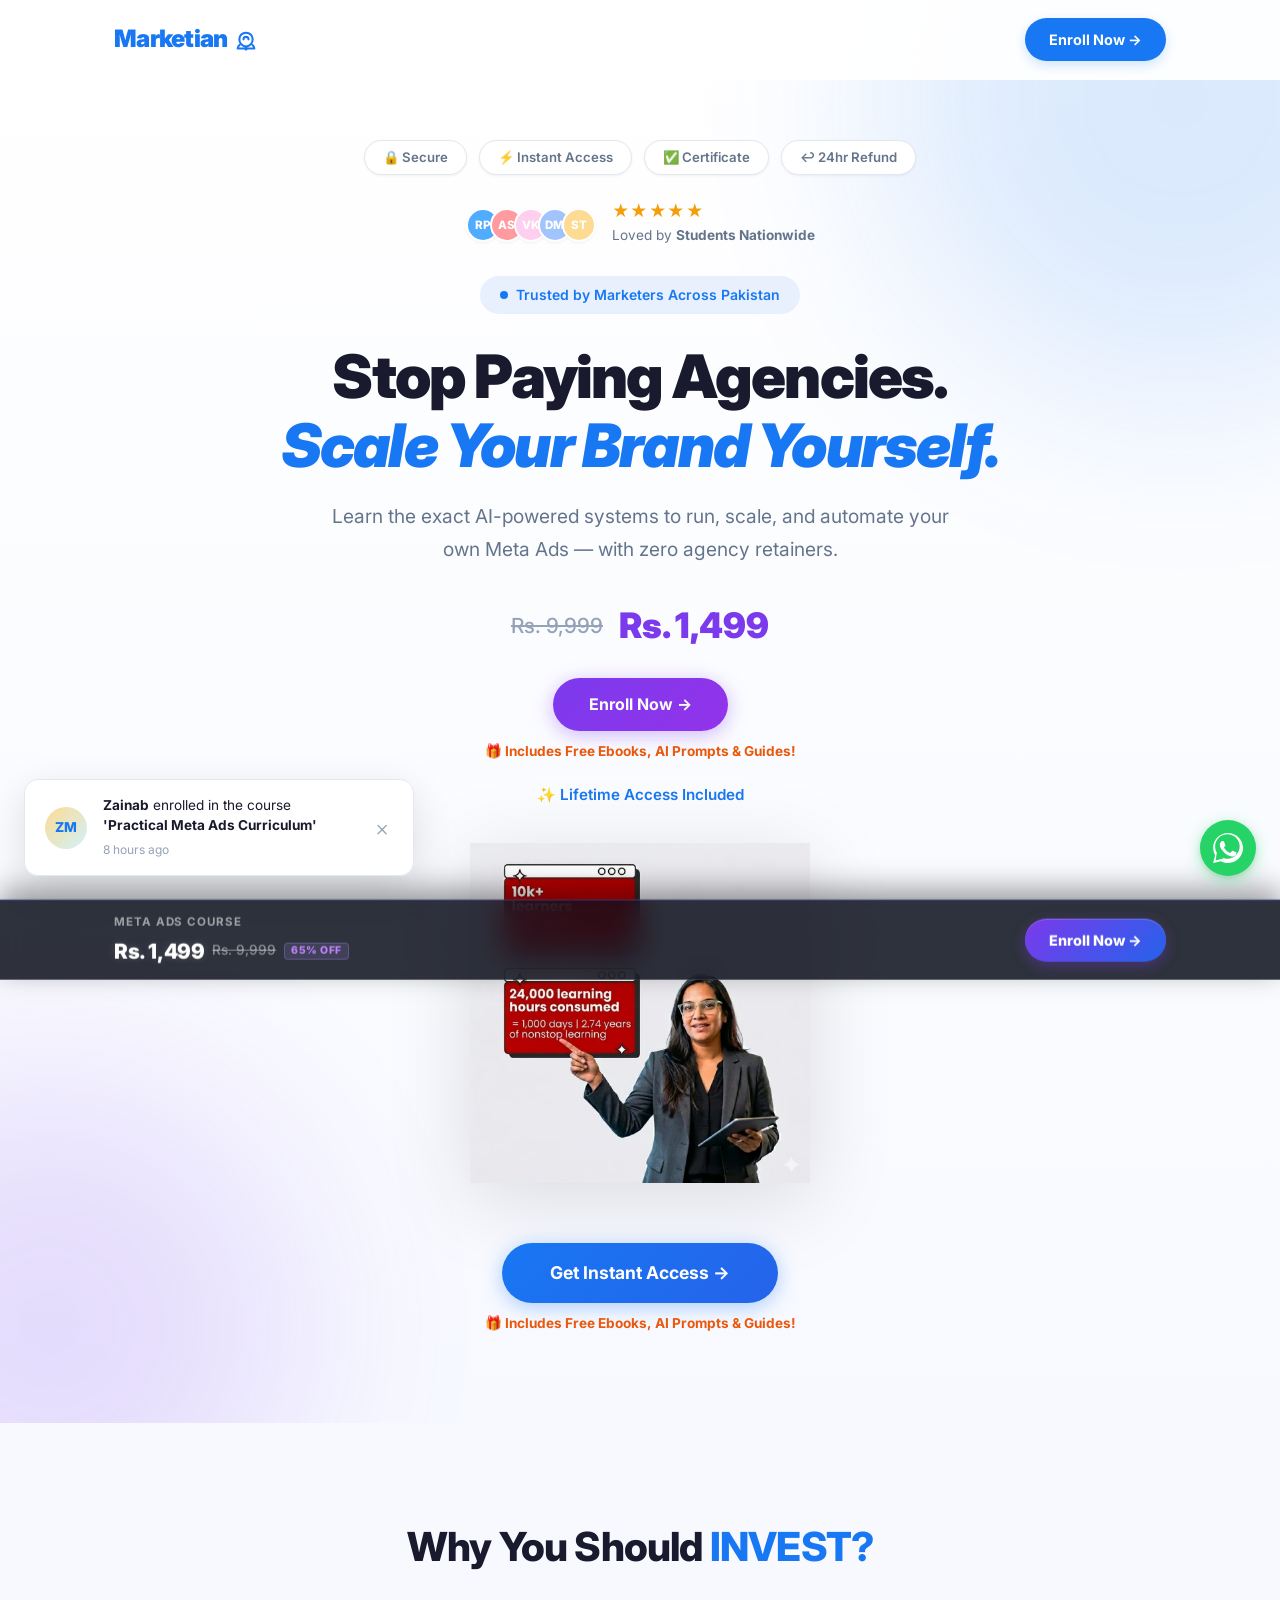
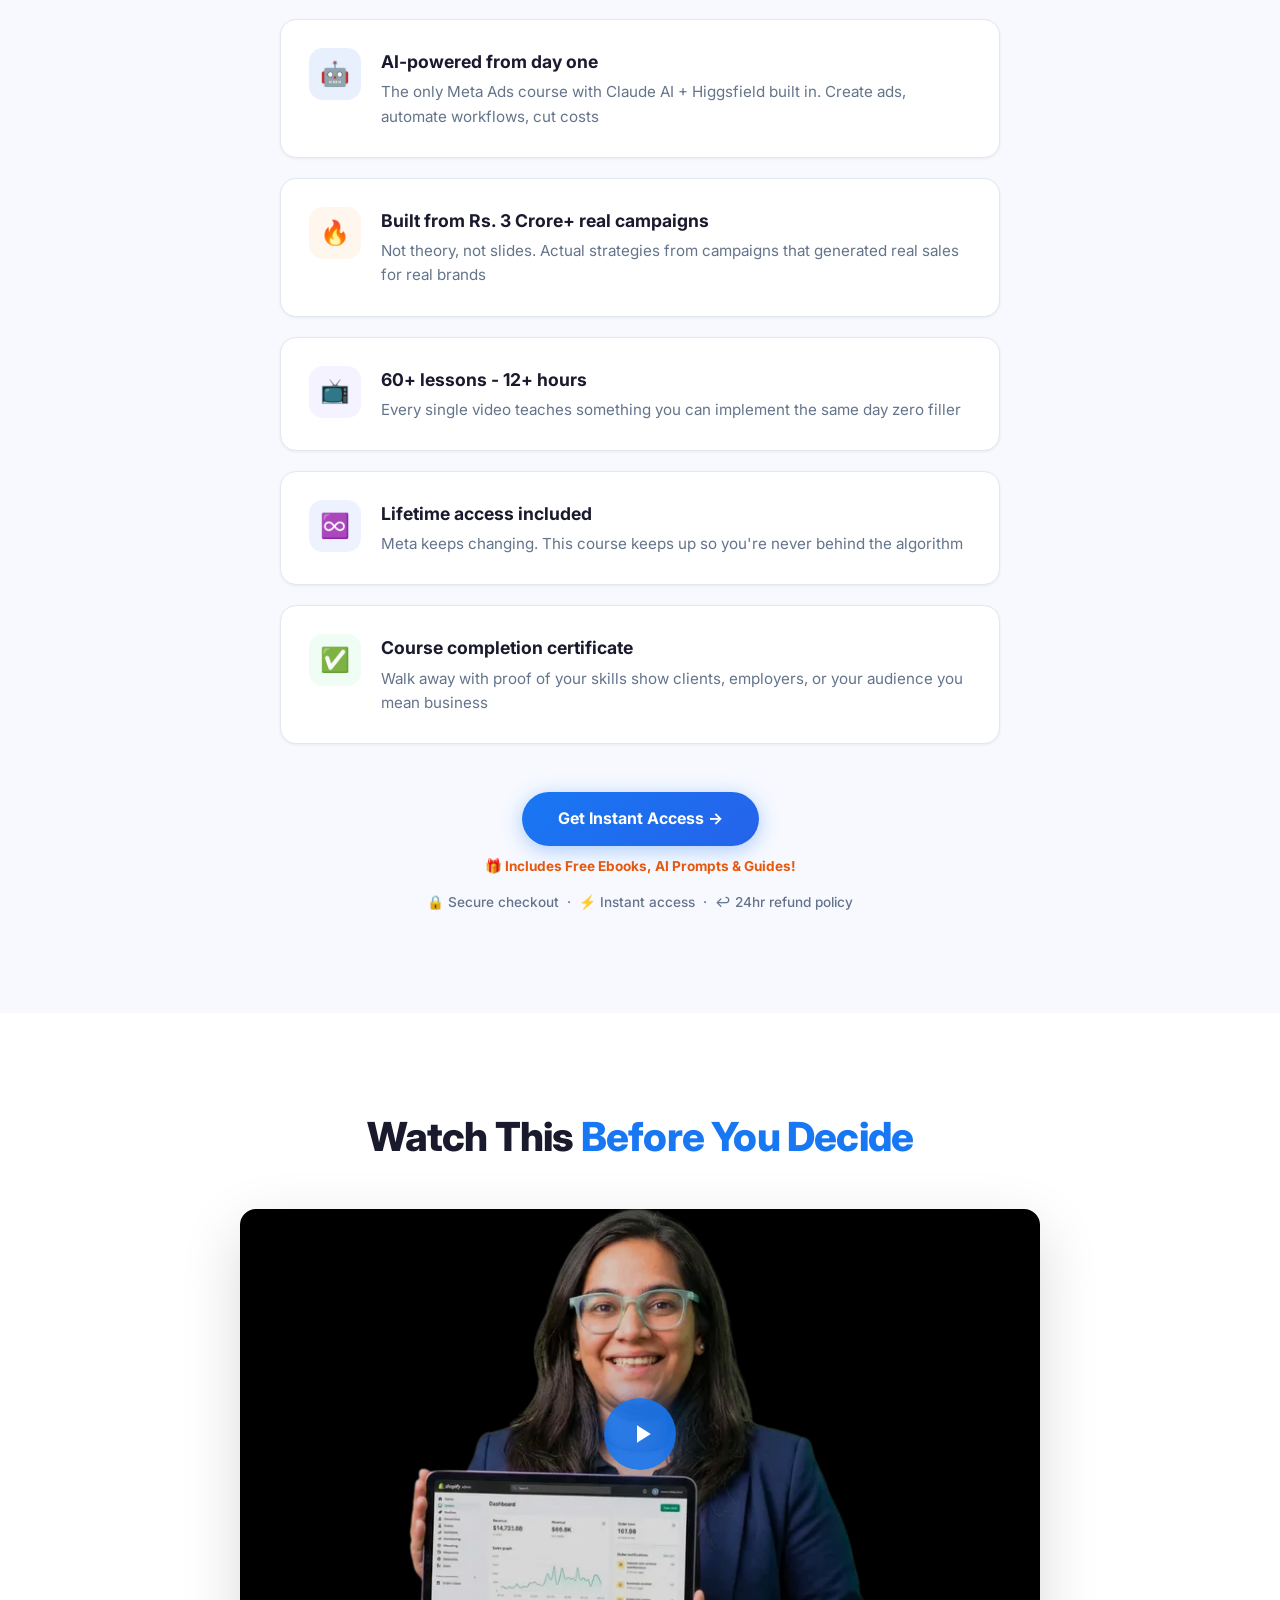
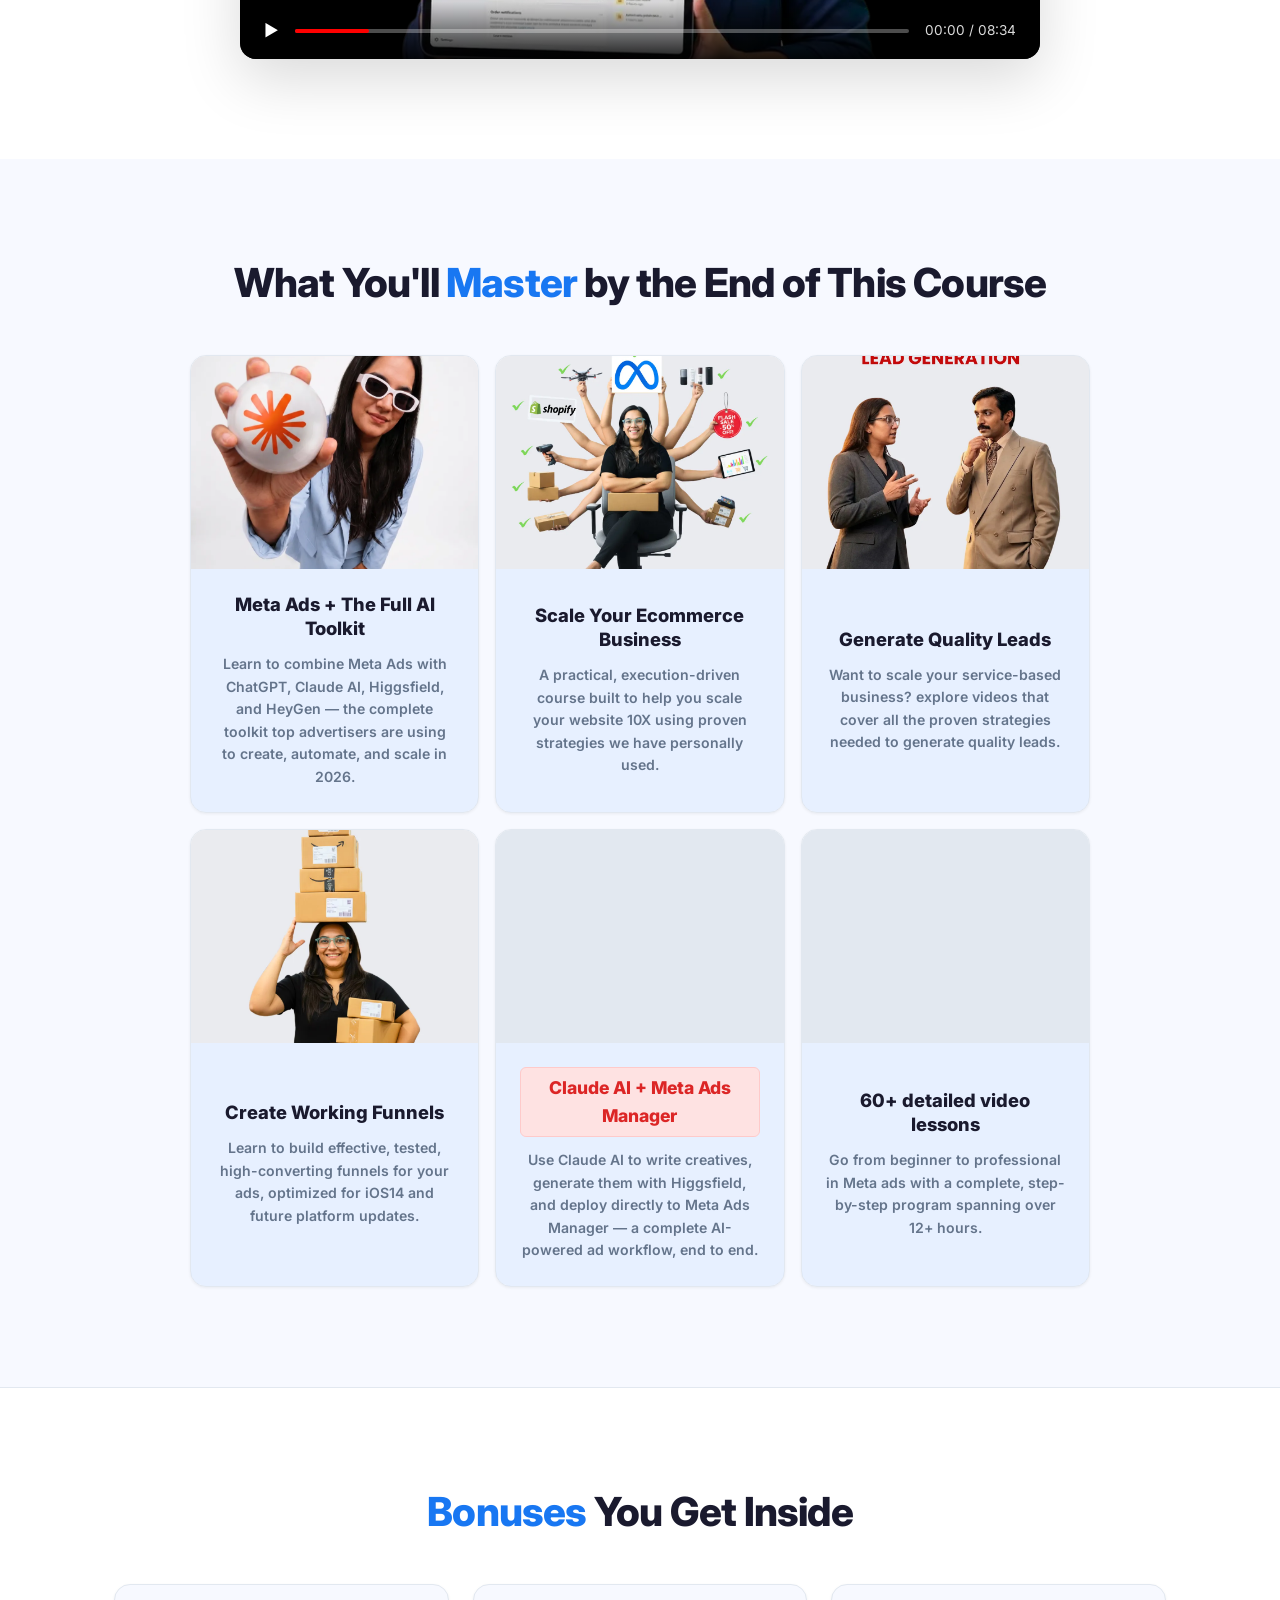
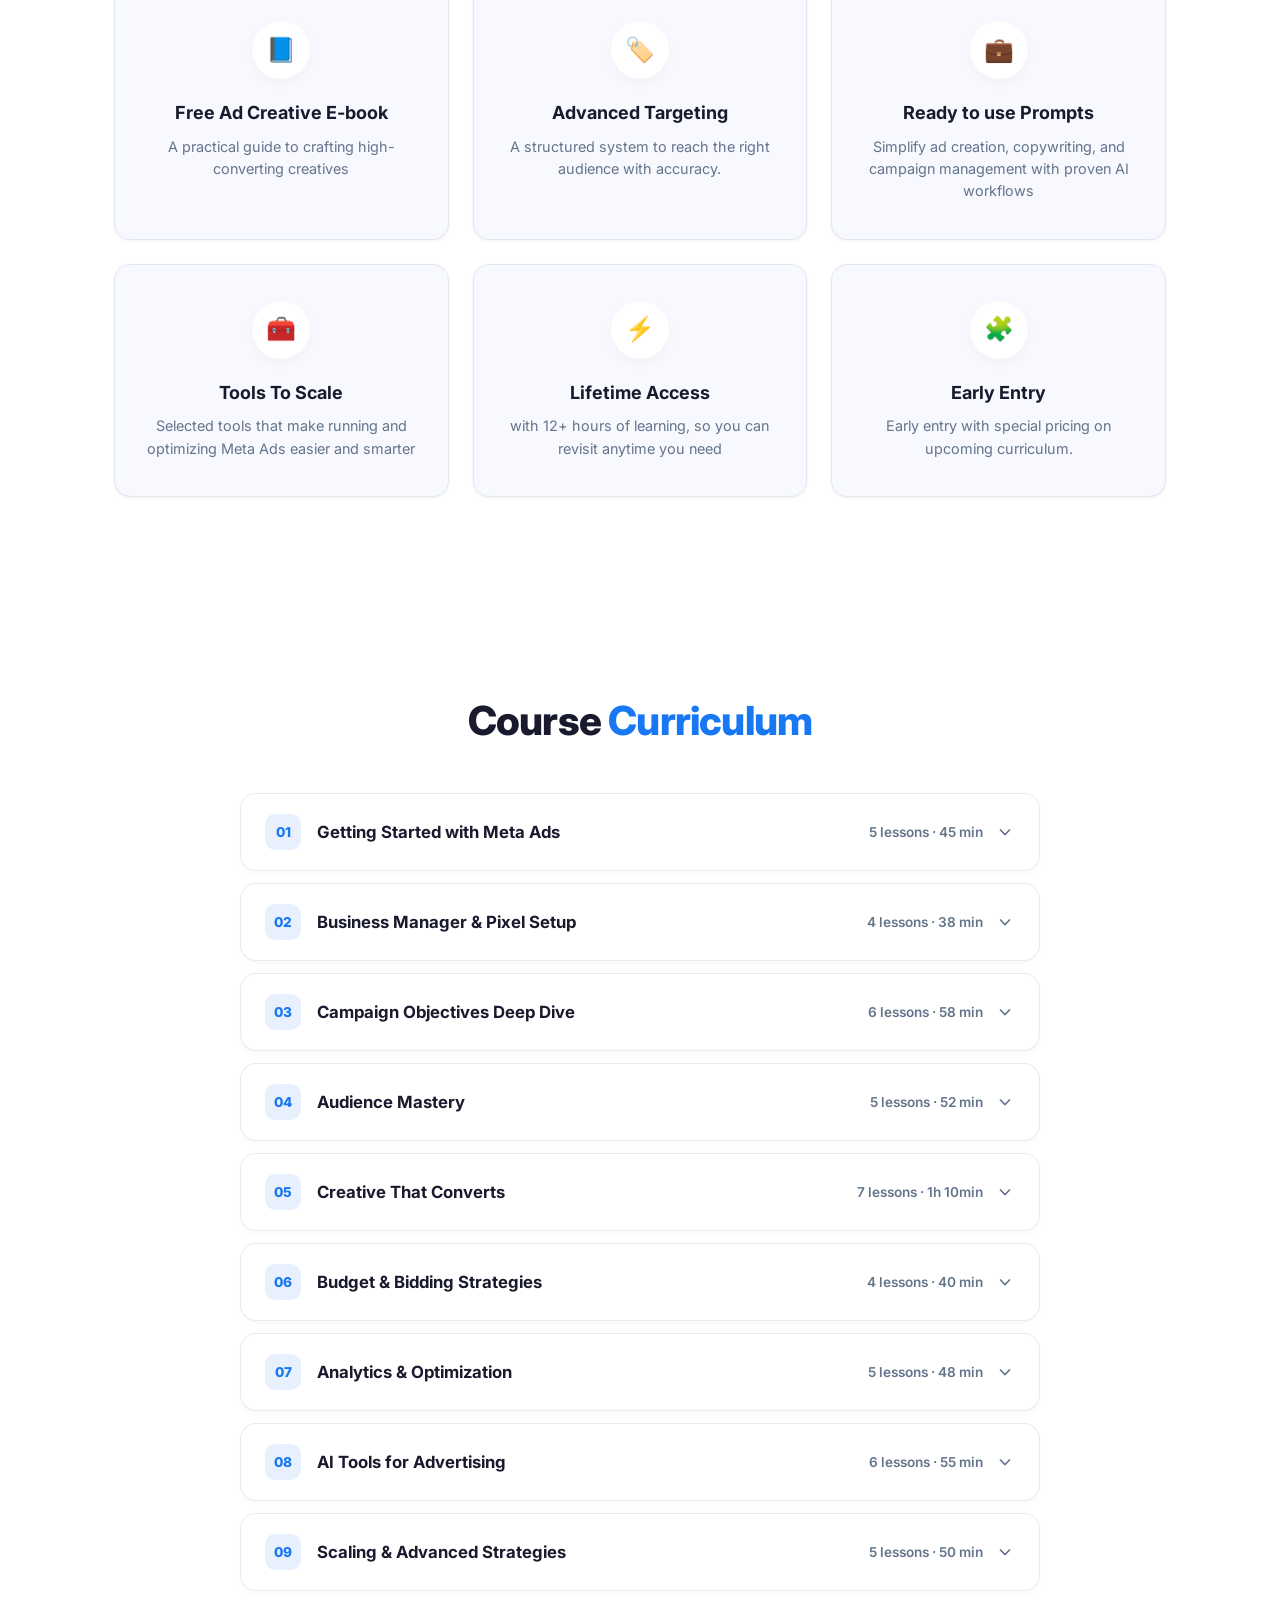
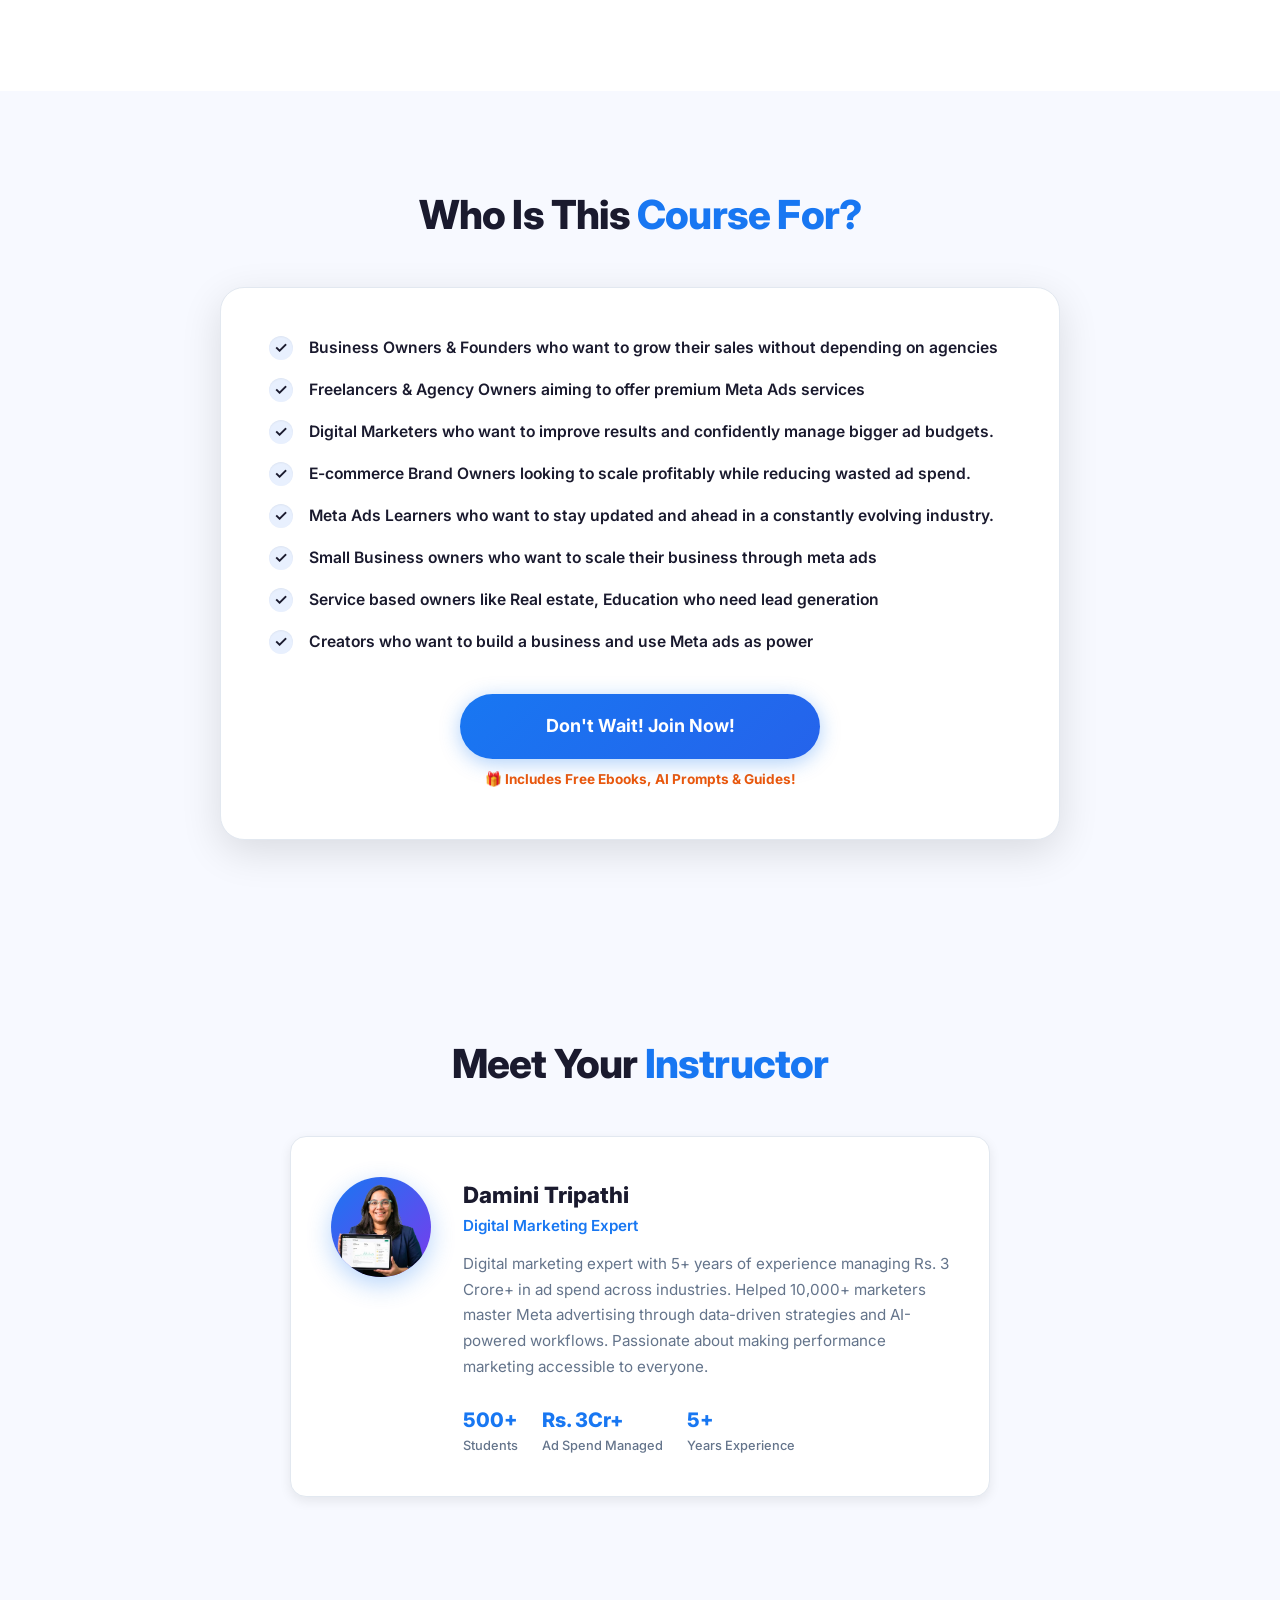
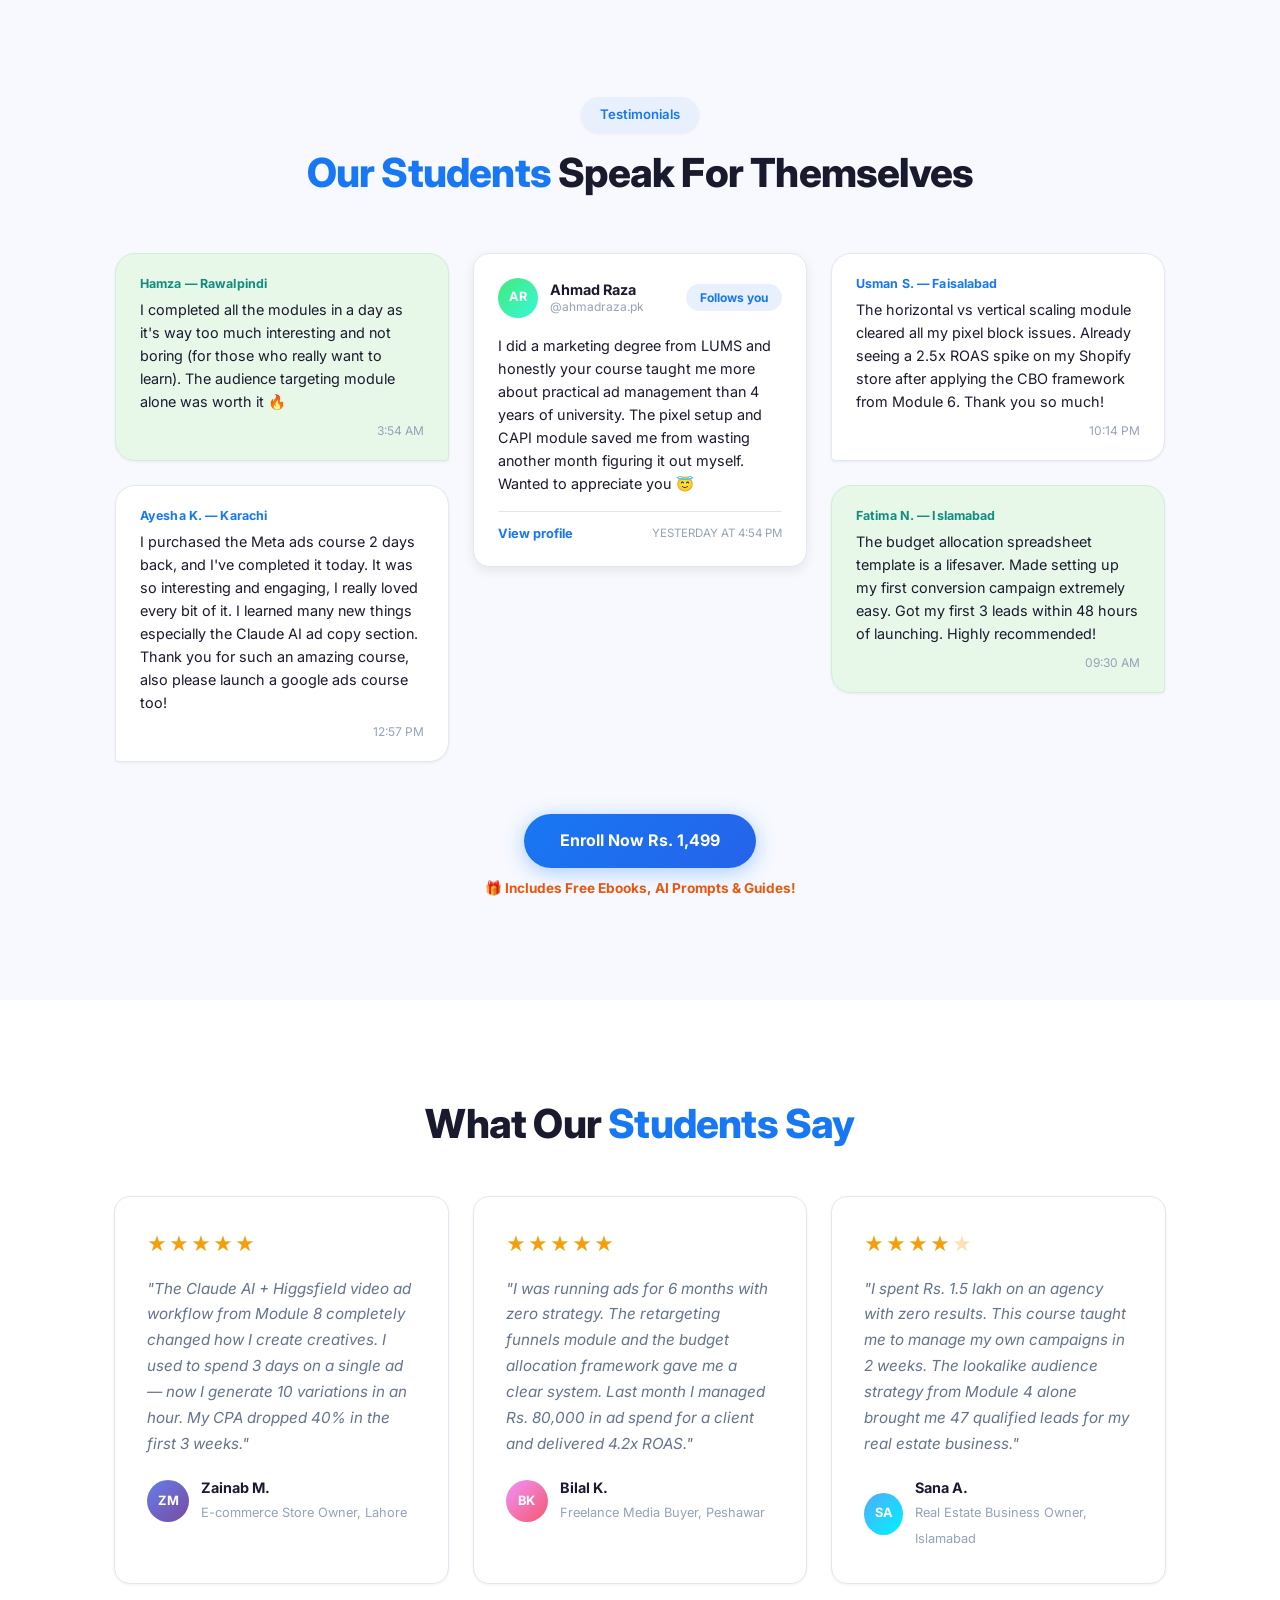
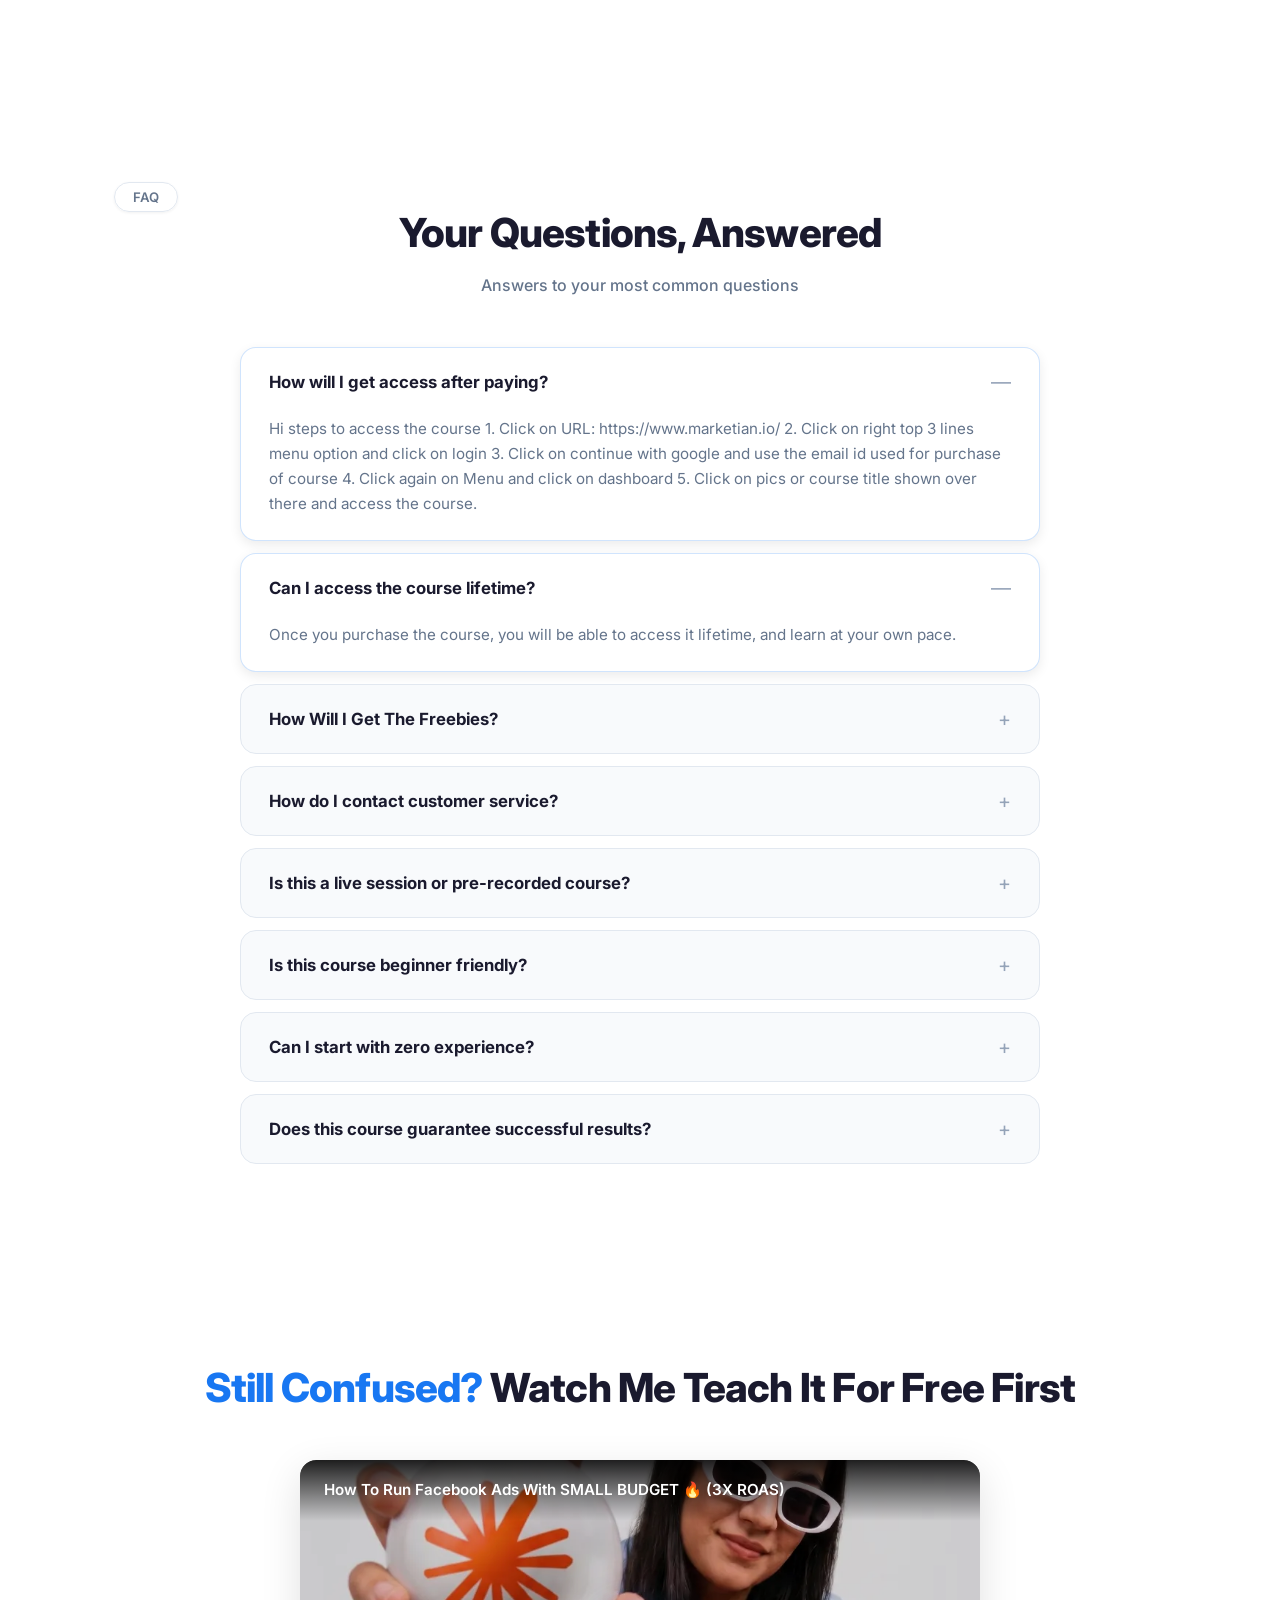
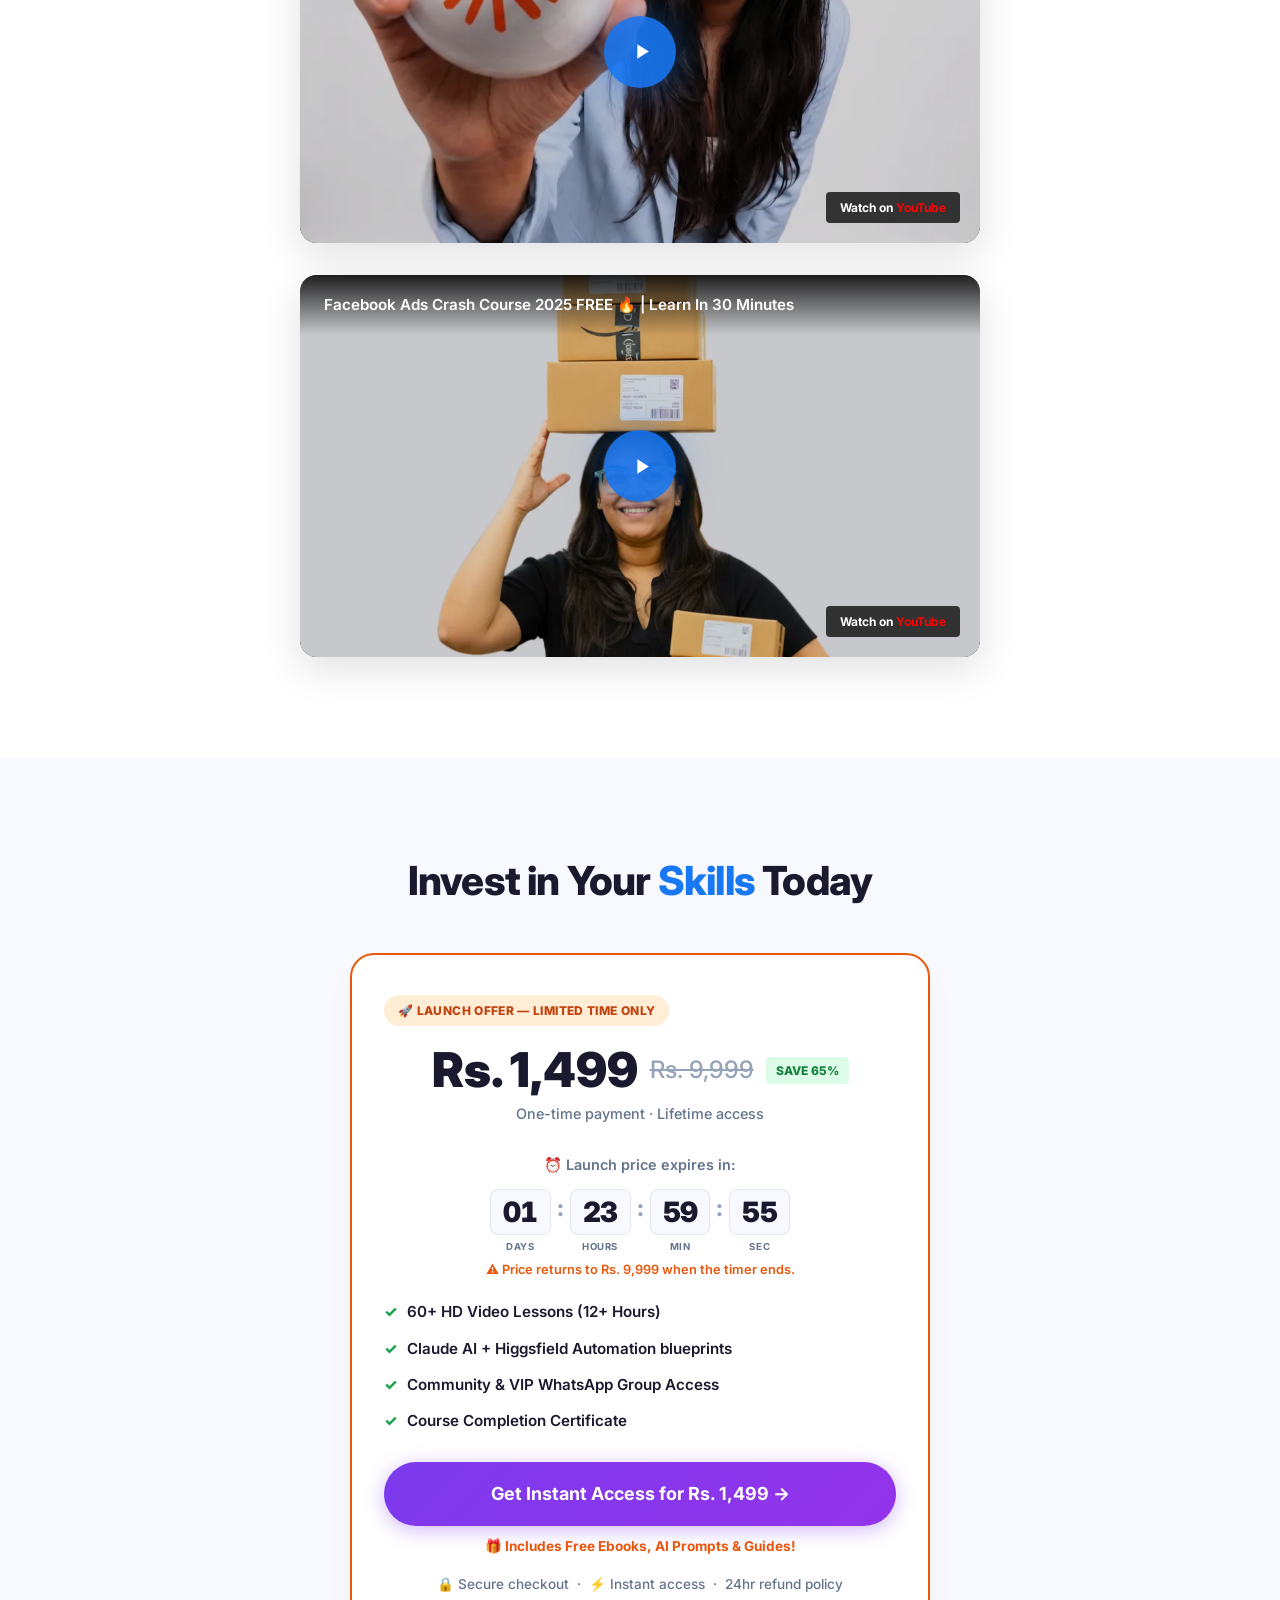
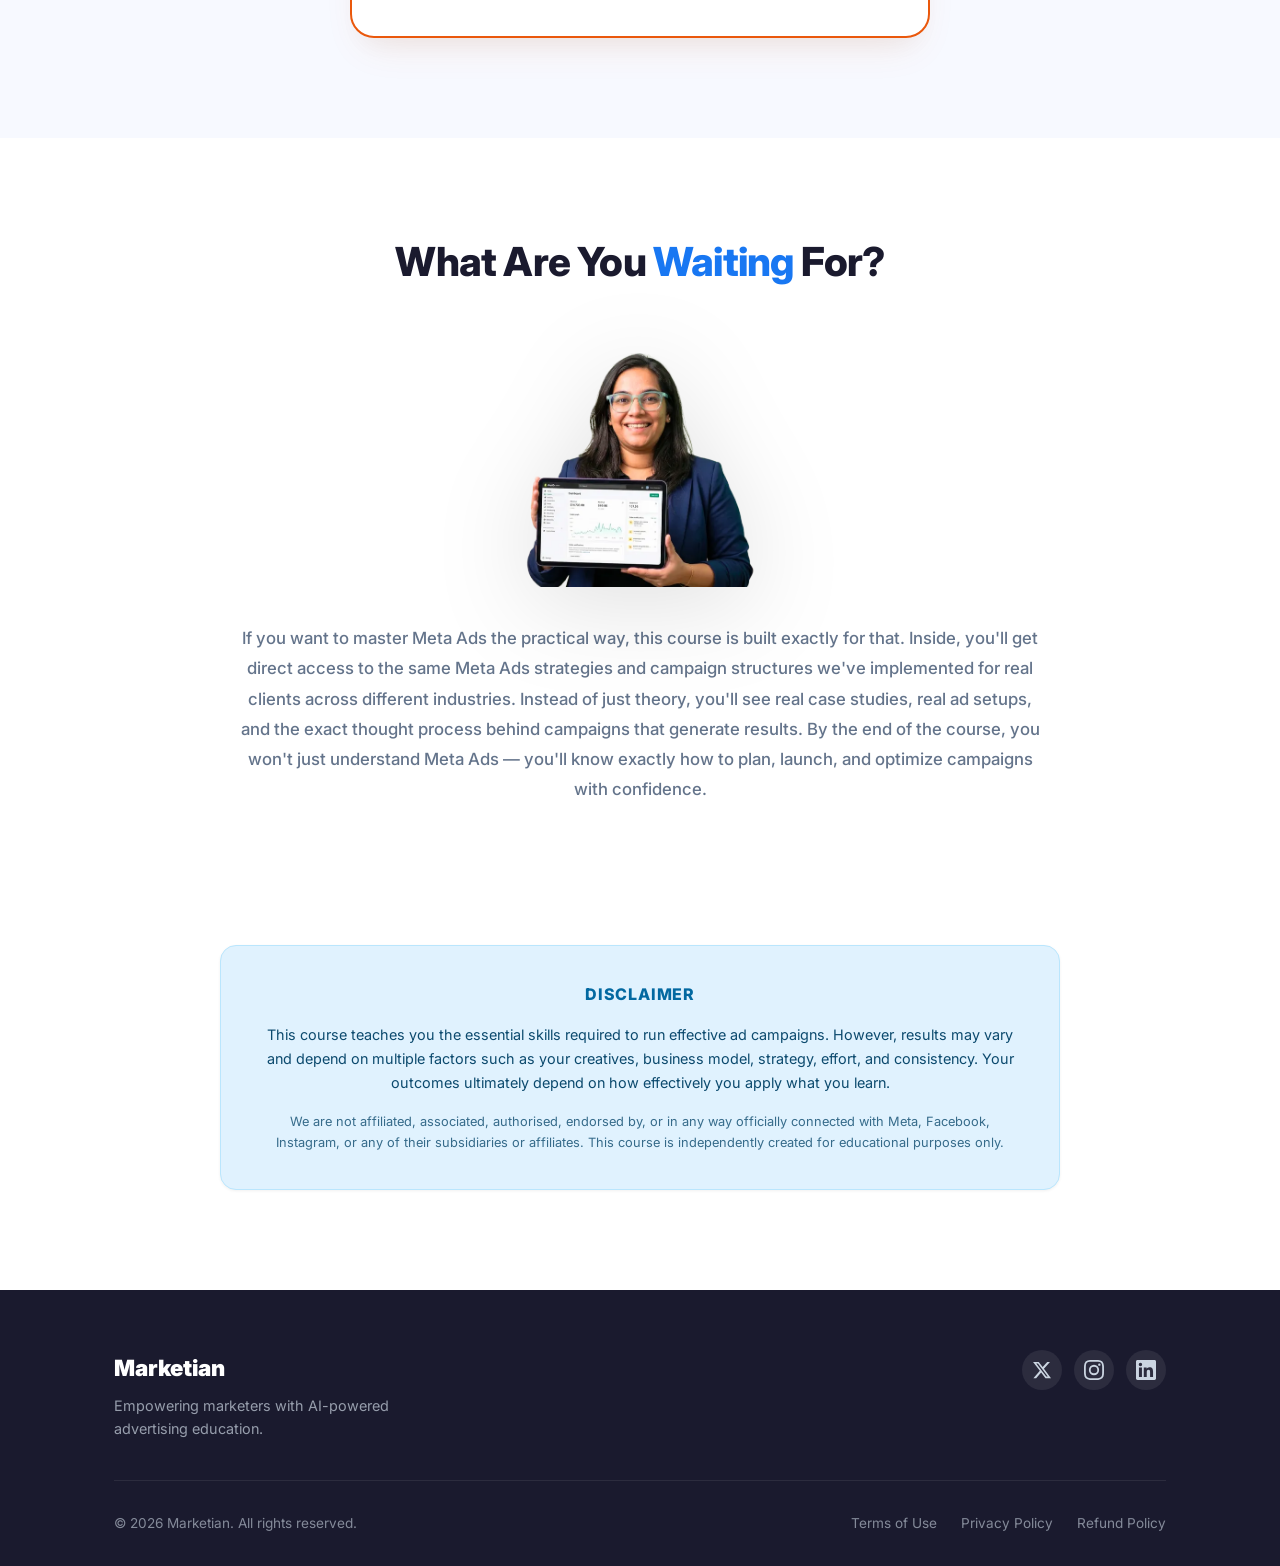
<file: index.html>
<!DOCTYPE html>
<html lang="en">
<head>
  <!-- Google tag (gtag.js) -->
  <script async src="https://www.googletagmanager.com/gtag/js?id=G-BTTM5J4LSX"></script>
  <script>
    window.dataLayer = window.dataLayer || [];
    function gtag(){dataLayer.push(arguments);}
    gtag('js', new Date());

    gtag('config', 'G-BTTM5J4LSX');
  </script>
  <meta charset="UTF-8" />
  <meta name="viewport" content="width=device-width, initial-scale=1.0" />
  <meta name="description" content="The Ultimate Practical Meta Ads Curriculum. Learn to run, scale, and automate your Meta Ads yourself — with AI doing the heavy lifting." />
  <meta name="keywords" content="Meta Ads, Facebook Ads, Digital Marketing, Online Course, AI Marketing" />
  <meta name="author" content="Marketian" />
  <meta property="og:title" content="Marketian — The Ultimate Practical Meta Ads Curriculum" />
  <meta property="og:description" content="Stop wasting budget on agencies. Learn to run, scale, and automate your Meta Ads yourself." />
  <meta property="og:type" content="website" />
  <title>Marketian — The Ultimate Practical Meta Ads Curriculum</title>
  <link rel="icon" type="image/svg+xml" href="data:image/svg+xml,<svg xmlns=%22http://www.w3.org/2000/svg%22 viewBox=%220 0 100 100%22><rect width=%22100%22 height=%22100%22 rx=%2222%22 fill=%22%231877F2%22/><text x=%2250%25%22 y=%2253%25%22 dominant-baseline=%22central%22 text-anchor=%22middle%22 font-family=%22system-ui,sans-serif%22 font-weight=%22bold%22 font-size=%2255%22 fill=%22%23ffffff%22>M</text></svg>">
  <link rel="preconnect" href="https://fonts.googleapis.com" />
  <link rel="preconnect" href="https://fonts.gstatic.com" crossorigin />
  <link href="https://fonts.googleapis.com/css2?family=Inter:ital,wght@0,400;0,500;0,600;0,700;0,800;0,900;1,400;1,500;1,600;1,700;1,800;1,900&display=swap" rel="stylesheet" />
  <link rel="stylesheet" href="styles.css" />
  
  <!-- Meta Pixel Code -->
  <script>
    !function(f,b,e,v,n,t,s)
    {if(f.fbq)return;n=f.fbq=function(){n.callMethod?
    n.callMethod.apply(n,arguments):n.queue.push(arguments)};
    if(!f._fbq)f._fbq=n;n.push=n;n.loaded=!0;n.version='2.0';
    n.queue=[];t=b.createElement(e);t.async=!0;
    t.src=v;s=b.getElementsByTagName(e)[0];
    s.parentNode.insertBefore(t,s)}(window, document,'script',
    'https://connect.facebook.net/en_US/fbevents.js');
    // Replace 'YOUR_PIXEL_ID' with your actual Meta Pixel ID in production
    fbq('init', '1622955485439618');
    fbq('track', 'PageView');
  </script>
  <noscript><img height="1" width="1" style="display:none"
    src="https://www.facebook.com/tr?id=1622955485439618&ev=PageView&noscript=1" /></noscript>
  <!-- End Meta Pixel Code -->
</head>
<body>

  <!-- ========== HEADER ========== -->
  <header class="header" id="header">
    <div class="container header__inner">
      <a href="#" class="header__logo">
        Marketian
        <svg class="logo-icon" width="20" height="20" viewBox="0 0 24 24" fill="none" stroke="currentColor" stroke-width="2.5" stroke-linecap="round" stroke-linejoin="round" style="display:inline-block; vertical-align:middle; margin-left:4px; color:var(--color-primary);"><path d="M4.5 16.5c-1.5 1.25-2.5 3-2.5 4.5h20c0-1.5-1-3.25-2.5-4.5"/><path d="M12 2C7.5 2 4 5.5 4 10c0 4.25 3.25 7.75 7.5 8.75V22h1v-3.25c4.25-1 7.5-4.5 7.5-8.75 0-4.5-3.5-8-8-8z"/><path d="M9 10a3 3 0 0 1 6 0"/></svg>
      </a>
      <a href="checkout.html" class="header__action-btn">Enroll Now →</a>
    </div>
  </header>

  <main>

    <!-- ========== HERO ========== -->
    <section class="hero">
      <div class="container hero__inner">
        <!-- Trust badges at the top -->
        <div class="hero__top-badges">
          <span class="badge-pill">🔒 Secure</span>
          <span class="badge-pill">⚡ Instant Access</span>
          <span class="badge-pill">✅ Certificate</span>
          <span class="badge-pill">↩ 24hr Refund</span>
        </div>
        
        <!-- Star Rating & Student Avatars -->
        <div class="hero__rating-container">
          <div class="avatar-group">
            <span class="avatar-mini" style="--avatar-bg: #4facfe;">RP</span>
            <span class="avatar-mini" style="--avatar-bg: #ff9a9e;">AS</span>
            <span class="avatar-mini" style="--avatar-bg: #fecfef;">VK</span>
            <span class="avatar-mini" style="--avatar-bg: #a1c4fd;">DM</span>
            <span class="avatar-mini" style="--avatar-bg: #fddb92;">ST</span>
          </div>
          <div class="rating-info">
            <div class="rating-stars">★★★★★</div>
            <span class="rating-text">Loved by <strong>Students Nationwide</strong></span>
          </div>
        </div>

        <span class="hero__badge"><span class="hero__badge-dot"></span>Trusted by Marketers Across Pakistan</span>
        <h1 class="hero__title">Stop Paying Agencies.<br /><span class="hero__title--blue">Scale Your Brand Yourself.</span></h1>
        <p class="hero__subtitle">Learn the exact AI-powered systems to run, scale, and automate your own Meta Ads — with zero agency retainers.</p>
        <div class="hero__pricing">
          <span class="hero__price-old">Rs. 9,999</span>
          <span class="hero__price-new">Rs. 1,499</span>
        </div>
        <a href="checkout.html" class="btn btn--purple hero__cta">Enroll Now →</a>
        <p class="cta-subtext hero-subtext">🎁 Includes Free Ebooks, AI Prompts & Guides!</p>
        <p class="hero__lifetime">✨ Lifetime Access Included</p>
        
        <!-- Centered pointing woman image -->
        <div class="hero__image-wrapper">
          <img src="assets/hero_woman_pointing.webp" width="1024" height="1024" decoding="async" alt="Instructor pointing upwards" class="hero__image" />
        </div>

        <a href="checkout.html" class="btn btn--blue btn--pulse hero__cta-big">Get Instant Access →</a>
        <p class="cta-subtext hero-subtext">🎁 Includes Free Ebooks, AI Prompts & Guides!</p>
      </div>
    </section>


    <!-- ========== WHY INVEST ========== -->
    <section class="why-invest" id="why-invest">
      <div class="container">
        <h2 class="section-title">Why You Should <span class="text-blue">INVEST?</span></h2>
        <div class="benefits">
          <article class="benefit-card fade-in">
            <div class="benefit-card__icon" style="--icon-bg: #e8f0fe;">🤖</div>
            <div class="benefit-card__content">
              <h3>AI-powered from day one</h3>
              <p>The only Meta Ads course with Claude AI + Higgsfield built in. Create ads, automate workflows, cut costs</p>
            </div>
          </article>
          <article class="benefit-card fade-in">
            <div class="benefit-card__icon" style="--icon-bg: #fff7ed;">🔥</div>
            <div class="benefit-card__content">
              <h3>Built from Rs. 3 Crore+ real campaigns</h3>
              <p>Not theory, not slides. Actual strategies from campaigns that generated real sales for real brands</p>
            </div>
          </article>
          <article class="benefit-card fade-in">
            <div class="benefit-card__icon" style="--icon-bg: #f5f3ff;">📺</div>
            <div class="benefit-card__content">
              <h3>60+ lessons - 12+ hours</h3>
              <p>Every single video teaches something you can implement the same day zero filler</p>
            </div>
          </article>
          <article class="benefit-card fade-in">
            <div class="benefit-card__icon" style="--icon-bg: #eef2ff;">♾️</div>
            <div class="benefit-card__content">
              <h3>Lifetime access included</h3>
              <p>Meta keeps changing. This course keeps up so you're never behind the algorithm</p>
            </div>
          </article>
          <article class="benefit-card fade-in">
            <div class="benefit-card__icon" style="--icon-bg: #f0fdf4;">✅</div>
            <div class="benefit-card__content">
              <h3>Course completion certificate</h3>
              <p>Walk away with proof of your skills show clients, employers, or your audience you mean business</p>
            </div>
          </article>
        </div>
        <div class="section-cta">
          <a href="checkout.html" class="btn btn--blue btn--pulse">Get Instant Access →</a>
          <p class="cta-subtext">🎁 Includes Free Ebooks, AI Prompts & Guides!</p>
          <p class="cta-trust-footer">🔒 Secure checkout &nbsp;·&nbsp; ⚡ Instant access &nbsp;·&nbsp; ↩ 24hr refund policy</p>
        </div>
      </div>
    </section>

    <!-- ========== VIDEO ========== -->
    <section class="video-section" id="video">
      <div class="container">
        <h2 class="section-title">Watch This <span class="text-blue">Before You Decide</span></h2>
        <div class="video-wrapper fade-in">
          <div class="video-player-mock" id="youtubeVideoPlayer" data-youtube-id="ndZUr9-K3-c" style="cursor: pointer;">
            <img src="assets/video_thumbnail.webp" width="825" height="550" loading="lazy" decoding="async" alt="Watch this before you decide" class="video-thumbnail" />
            <div class="video-play-btn" aria-label="Play video">
              <svg width="30" height="30" viewBox="0 0 24 24" fill="#fff"><path d="M8 5v14l11-7z"/></svg>
            </div>
            <div class="video-controls-mock">
              <span class="control-play">▶</span>
              <div class="progress-bar-mock"><div class="progress-fill-mock" style="width: 12%;"></div></div>
              <span class="control-time">00:00 / 08:34</span>
            </div>
          </div>
        </div>
      </div>
    </section>

    <!-- ========== WHAT YOU'LL MASTER ========== -->
    <section class="mastery-section" id="mastery">
      <div class="container">
        <h2 class="section-title">What You'll <span class="text-blue">Master</span> by the End of This Course</h2>
        <div class="mastery-grid">
          <!-- Card 1: Meta Ads + The Full AI Toolkit -->
          <div class="mastery-card fade-in">
            <div class="mastery-card__image-container">
              <img src="assets/mastery_1.webp" width="927" height="970" loading="lazy" decoding="async" alt="Meta Ads + The Full AI Toolkit" class="mastery-card__img" />
            </div>
            <div class="mastery-card__content">
              <h3>Meta Ads + The Full AI Toolkit</h3>
              <p>Learn to combine Meta Ads with ChatGPT, Claude AI, Higgsfield, and HeyGen — the complete toolkit top advertisers are using to create, automate, and scale in 2026.</p>
            </div>
          </div>
          <!-- Card 2: Scale Your Ecommerce Business -->
          <div class="mastery-card fade-in">
            <div class="mastery-card__image-container">
              <img src="assets/mastery_2.webp" width="1024" height="1024" loading="lazy" decoding="async" alt="Scale Your Ecommerce Business" class="mastery-card__img" />
            </div>
            <div class="mastery-card__content">
              <h3>Scale Your Ecommerce Business</h3>
              <p>A practical, execution-driven course built to help you scale your website 10X using proven strategies we have personally used.</p>
            </div>
          </div>
          <!-- Card 3: Generate Quality Leads -->
          <div class="mastery-card fade-in">
            <div class="mastery-card__image-container">
              <img src="assets/mastery_3.webp" width="1024" height="1024" loading="lazy" decoding="async" alt="Generate Quality Leads" class="mastery-card__img" />
            </div>
            <div class="mastery-card__content">
              <h3>Generate Quality Leads</h3>
              <p>Want to scale your service-based business? explore videos that cover all the proven strategies needed to generate quality leads.</p>
            </div>
          </div>
          <!-- Card 4: Create Working Funnels -->
          <div class="mastery-card fade-in">
            <div class="mastery-card__image-container">
              <img src="assets/mastery_4.webp" width="1024" height="1024" loading="lazy" decoding="async" alt="Create Working Funnels" class="mastery-card__img" />
            </div>
            <div class="mastery-card__content">
              <h3>Create Working Funnels</h3>
              <p>Learn to build effective, tested, high-converting funnels for your ads, optimized for iOS14 and future platform updates.</p>
            </div>
          </div>
          <!-- Card 5: Claude AI + Meta Ads Manager -->
          <div class="mastery-card fade-in">
            <div class="mastery-card__image-container">
              <img src="assets/mastery_5.webp" width="1024" height="1024" loading="lazy" decoding="async" alt="Claude AI + Meta Ads Manager" class="mastery-card__img" />
            </div>
            <div class="mastery-card__content">
              <span class="mastery-card__badge-title">Claude AI + Meta Ads Manager</span>
              <p>Use Claude AI to write creatives, generate them with Higgsfield, and deploy directly to Meta Ads Manager — a complete AI-powered ad workflow, end to end.</p>
            </div>
          </div>
          <!-- Card 6: 60+ detailed video lessons -->
          <div class="mastery-card fade-in">
            <div class="mastery-card__image-container">
              <img src="assets/mastery_6.webp" width="825" height="550" loading="lazy" decoding="async" alt="60+ detailed video lessons" class="mastery-card__img" />
            </div>
            <div class="mastery-card__content">
              <h3>60+ detailed video lessons</h3>
              <p>Go from beginner to professional in Meta ads with a complete, step-by-step program spanning over 12+ hours.</p>
            </div>
          </div>
        </div>
      </div>
    </section>

    <!-- ========== BONUSES SECTION ========== -->
    <section class="bonuses-section" id="bonuses">
      <div class="container">
        <h2 class="section-title"><span class="text-blue">Bonuses</span> You Get Inside</h2>
        <div class="bonuses-grid">
          <!-- Bonus 1 -->
          <div class="bonus-card fade-in">
            <div class="bonus-card__icon-wrapper">
              <span class="bonus-card__icon">📘</span>
            </div>
            <h3>Free Ad Creative E-book</h3>
            <p>A practical guide to crafting high-converting creatives</p>
          </div>
          <!-- Bonus 2 -->
          <div class="bonus-card fade-in">
            <div class="bonus-card__icon-wrapper">
              <span class="bonus-card__icon">🏷️</span>
            </div>
            <h3>Advanced Targeting</h3>
            <p>A structured system to reach the right audience with accuracy.</p>
          </div>
          <!-- Bonus 3 -->
          <div class="bonus-card fade-in">
            <div class="bonus-card__icon-wrapper">
              <span class="bonus-card__icon">💼</span>
            </div>
            <h3>Ready to use Prompts</h3>
            <p>Simplify ad creation, copywriting, and campaign management with proven AI workflows</p>
          </div>
          <!-- Bonus 4 -->
          <div class="bonus-card fade-in">
            <div class="bonus-card__icon-wrapper">
              <span class="bonus-card__icon">🧰</span>
            </div>
            <h3>Tools To Scale</h3>
            <p>Selected tools that make running and optimizing Meta Ads easier and smarter</p>
          </div>
          <!-- Bonus 5 -->
          <div class="bonus-card fade-in">
            <div class="bonus-card__icon-wrapper">
              <span class="bonus-card__icon">⚡</span>
            </div>
            <h3>Lifetime Access</h3>
            <p>with 12+ hours of learning, so you can revisit anytime you need</p>
          </div>
          <!-- Bonus 6 -->
          <div class="bonus-card fade-in">
            <div class="bonus-card__icon-wrapper">
              <span class="bonus-card__icon">🧩</span>
            </div>
            <h3>Early Entry</h3>
            <p>Early entry with special pricing on upcoming curriculum.</p>
          </div>
        </div>
      </div>
    </section>

    <!-- ========== CURRICULUM ========== -->
    <section class="curriculum-section" id="curriculum">
      <div class="container">
        <h2 class="section-title">Course <span class="text-blue">Curriculum</span></h2>
        <div class="accordion">
          <div class="accordion__item fade-in">
            <button class="accordion__header" aria-expanded="false">
              <div class="accordion__header-left">
                <span class="accordion__number">01</span>
                <span class="accordion__module-title">Getting Started with Meta Ads</span>
              </div>
              <div class="accordion__header-right">
                <span class="accordion__meta">5 lessons · 45 min</span>
                <span class="accordion__chevron">
                  <svg width="20" height="20" viewBox="0 0 24 24" fill="none" stroke="currentColor" stroke-width="2"><polyline points="6 9 12 15 18 9"/></svg>
                </span>
              </div>
            </button>
            <div class="accordion__body">
              <ul class="accordion__lessons">
                <li><span class="lesson-lock">🔒</span> Introduction to Meta Advertising Ecosystem</li>
                <li><span class="lesson-lock">🔒</span> Understanding the Ads Manager Interface</li>
                <li><span class="lesson-lock">🔒</span> Setting Up Your First Ad Account</li>
                <li><span class="lesson-lock">🔒</span> Key Metrics Every Advertiser Must Know</li>
                <li><span class="lesson-lock">🔒</span> Planning Your First Campaign</li>
              </ul>
            </div>
          </div>
          <div class="accordion__item fade-in">
            <button class="accordion__header" aria-expanded="false">
              <div class="accordion__header-left">
                <span class="accordion__number">02</span>
                <span class="accordion__module-title">Business Manager &amp; Pixel Setup</span>
              </div>
              <div class="accordion__header-right">
                <span class="accordion__meta">4 lessons · 38 min</span>
                <span class="accordion__chevron">
                  <svg width="20" height="20" viewBox="0 0 24 24" fill="none" stroke="currentColor" stroke-width="2"><polyline points="6 9 12 15 18 9"/></svg>
                </span>
              </div>
            </button>
            <div class="accordion__body">
              <ul class="accordion__lessons">
                <li><span class="lesson-lock">🔒</span> Business Manager Complete Setup</li>
                <li><span class="lesson-lock">🔒</span> Meta Pixel Installation &amp; Configuration</li>
                <li><span class="lesson-lock">🔒</span> Conversions API Setup</li>
                <li><span class="lesson-lock">🔒</span> Event Tracking &amp; Custom Conversions</li>
              </ul>
            </div>
          </div>
          <div class="accordion__item fade-in">
            <button class="accordion__header" aria-expanded="false">
              <div class="accordion__header-left">
                <span class="accordion__number">03</span>
                <span class="accordion__module-title">Campaign Objectives Deep Dive</span>
              </div>
              <div class="accordion__header-right">
                <span class="accordion__meta">6 lessons · 58 min</span>
                <span class="accordion__chevron">
                  <svg width="20" height="20" viewBox="0 0 24 24" fill="none" stroke="currentColor" stroke-width="2"><polyline points="6 9 12 15 18 9"/></svg>
                </span>
              </div>
            </button>
            <div class="accordion__body">
              <ul class="accordion__lessons">
                <li><span class="lesson-lock">🔒</span> Awareness Campaigns Mastery</li>
                <li><span class="lesson-lock">🔒</span> Traffic &amp; Engagement Campaigns</li>
                <li><span class="lesson-lock">🔒</span> Lead Generation Campaigns</li>
                <li><span class="lesson-lock">🔒</span> Conversion Campaigns</li>
                <li><span class="lesson-lock">🔒</span> App Install Campaigns</li>
                <li><span class="lesson-lock">🔒</span> Choosing the Right Objective</li>
              </ul>
            </div>
          </div>
          <div class="accordion__item fade-in">
            <button class="accordion__header" aria-expanded="false">
              <div class="accordion__header-left">
                <span class="accordion__number">04</span>
                <span class="accordion__module-title">Audience Mastery</span>
              </div>
              <div class="accordion__header-right">
                <span class="accordion__meta">5 lessons · 52 min</span>
                <span class="accordion__chevron">
                  <svg width="20" height="20" viewBox="0 0 24 24" fill="none" stroke="currentColor" stroke-width="2"><polyline points="6 9 12 15 18 9"/></svg>
                </span>
              </div>
            </button>
            <div class="accordion__body">
              <ul class="accordion__lessons">
                <li><span class="lesson-lock">🔒</span> Core Audiences &amp; Interest Targeting</li>
                <li><span class="lesson-lock">🔒</span> Custom Audiences Deep Dive</li>
                <li><span class="lesson-lock">🔒</span> Lookalike Audiences Strategy</li>
                <li><span class="lesson-lock">🔒</span> Audience Exclusion &amp; Overlap</li>
                <li><span class="lesson-lock">🔒</span> Audience Research with AI</li>
              </ul>
            </div>
          </div>
          <div class="accordion__item fade-in">
            <button class="accordion__header" aria-expanded="false">
              <div class="accordion__header-left">
                <span class="accordion__number">05</span>
                <span class="accordion__module-title">Creative That Converts</span>
              </div>
              <div class="accordion__header-right">
                <span class="accordion__meta">7 lessons · 1h 10min</span>
                <span class="accordion__chevron">
                  <svg width="20" height="20" viewBox="0 0 24 24" fill="none" stroke="currentColor" stroke-width="2"><polyline points="6 9 12 15 18 9"/></svg>
                </span>
              </div>
            </button>
            <div class="accordion__body">
              <ul class="accordion__lessons">
                <li><span class="lesson-lock">🔒</span> Ad Copy Frameworks That Convert</li>
                <li><span class="lesson-lock">🔒</span> Image Ad Best Practices</li>
                <li><span class="lesson-lock">🔒</span> Video Ad Creation with Higgsfield</li>
                <li><span class="lesson-lock">🔒</span> Carousel &amp; Collection Ads</li>
                <li><span class="lesson-lock">🔒</span> Dynamic Creative Optimization</li>
                <li><span class="lesson-lock">🔒</span> A/B Testing Creatives</li>
                <li><span class="lesson-lock">🔒</span> AI-Generated Ad Copy with Claude</li>
              </ul>
            </div>
          </div>
          <div class="accordion__item fade-in">
            <button class="accordion__header" aria-expanded="false">
              <div class="accordion__header-left">
                <span class="accordion__number">06</span>
                <span class="accordion__module-title">Budget &amp; Bidding Strategies</span>
              </div>
              <div class="accordion__header-right">
                <span class="accordion__meta">4 lessons · 40 min</span>
                <span class="accordion__chevron">
                  <svg width="20" height="20" viewBox="0 0 24 24" fill="none" stroke="currentColor" stroke-width="2"><polyline points="6 9 12 15 18 9"/></svg>
                </span>
              </div>
            </button>
            <div class="accordion__body">
              <ul class="accordion__lessons">
                <li><span class="lesson-lock">🔒</span> Daily vs Lifetime Budgets</li>
                <li><span class="lesson-lock">🔒</span> Bid Strategies Explained</li>
                <li><span class="lesson-lock">🔒</span> Campaign Budget Optimization (CBO)</li>
                <li><span class="lesson-lock">🔒</span> Budget Allocation Frameworks</li>
              </ul>
            </div>
          </div>
          <div class="accordion__item fade-in">
            <button class="accordion__header" aria-expanded="false">
              <div class="accordion__header-left">
                <span class="accordion__number">07</span>
                <span class="accordion__module-title">Analytics &amp; Optimization</span>
              </div>
              <div class="accordion__header-right">
                <span class="accordion__meta">5 lessons · 48 min</span>
                <span class="accordion__chevron">
                  <svg width="20" height="20" viewBox="0 0 24 24" fill="none" stroke="currentColor" stroke-width="2"><polyline points="6 9 12 15 18 9"/></svg>
                </span>
              </div>
            </button>
            <div class="accordion__body">
              <ul class="accordion__lessons">
                <li><span class="lesson-lock">🔒</span> Reading the Ads Dashboard</li>
                <li><span class="lesson-lock">🔒</span> Custom Reports &amp; Columns</li>
                <li><span class="lesson-lock">🔒</span> Attribution Models</li>
                <li><span class="lesson-lock">🔒</span> Identifying &amp; Fixing Underperformers</li>
                <li><span class="lesson-lock">🔒</span> Automated Rules &amp; Alerts</li>
              </ul>
            </div>
          </div>
          <div class="accordion__item fade-in">
            <button class="accordion__header" aria-expanded="false">
              <div class="accordion__header-left">
                <span class="accordion__number">08</span>
                <span class="accordion__module-title">AI Tools for Advertising</span>
              </div>
              <div class="accordion__header-right">
                <span class="accordion__meta">6 lessons · 55 min</span>
                <span class="accordion__chevron">
                  <svg width="20" height="20" viewBox="0 0 24 24" fill="none" stroke="currentColor" stroke-width="2"><polyline points="6 9 12 15 18 9"/></svg>
                </span>
              </div>
            </button>
            <div class="accordion__body">
              <ul class="accordion__lessons">
                <li><span class="lesson-lock">🔒</span> Claude AI for Ad Copywriting</li>
                <li><span class="lesson-lock">🔒</span> Higgsfield for Video Ads</li>
                <li><span class="lesson-lock">🔒</span> AI Audience Research</li>
                <li><span class="lesson-lock">🔒</span> Automating Campaign Reports</li>
                <li><span class="lesson-lock">🔒</span> AI-Powered Creative Testing</li>
                <li><span class="lesson-lock">🔒</span> Building Your AI Ads Workflow</li>
              </ul>
            </div>
          </div>
          <div class="accordion__item fade-in">
            <button class="accordion__header" aria-expanded="false">
              <div class="accordion__header-left">
                <span class="accordion__number">09</span>
                <span class="accordion__module-title">Scaling &amp; Advanced Strategies</span>
              </div>
              <div class="accordion__header-right">
                <span class="accordion__meta">5 lessons · 50 min</span>
                <span class="accordion__chevron">
                  <svg width="20" height="20" viewBox="0 0 24 24" fill="none" stroke="currentColor" stroke-width="2"><polyline points="6 9 12 15 18 9"/></svg>
                </span>
              </div>
            </button>
            <div class="accordion__body">
              <ul class="accordion__lessons">
                <li><span class="lesson-lock">🔒</span> Horizontal vs Vertical Scaling</li>
                <li><span class="lesson-lock">🔒</span> Retargeting Funnels</li>
                <li><span class="lesson-lock">🔒</span> International Market Expansion</li>
                <li><span class="lesson-lock">🔒</span> eCommerce &amp; D2C Strategies</li>
                <li><span class="lesson-lock">🔒</span> Building a Performance Marketing System</li>
              </ul>
            </div>
          </div>
        </div>
      </div>
    </section>

    <!-- ========== WHO IS THIS FOR ========== -->
    <section class="for-who-section" id="for-who">
      <div class="container">
        <h2 class="section-title">Who Is This <span class="text-blue">Course For?</span></h2>
        <div class="for-who-card fade-in">
          <ul class="for-who-list">
            <li>
              <span class="for-who-check">✓</span>
              <span>Business Owners & Founders who want to grow their sales without depending on agencies</span>
            </li>
            <li>
              <span class="for-who-check">✓</span>
              <span>Freelancers & Agency Owners aiming to offer premium Meta Ads services</span>
            </li>
            <li>
              <span class="for-who-check">✓</span>
              <span>Digital Marketers who want to improve results and confidently manage bigger ad budgets.</span>
            </li>
            <li>
              <span class="for-who-check">✓</span>
              <span>E-commerce Brand Owners looking to scale profitably while reducing wasted ad spend.</span>
            </li>
            <li>
              <span class="for-who-check">✓</span>
              <span>Meta Ads Learners who want to stay updated and ahead in a constantly evolving industry.</span>
            </li>
            <li>
              <span class="for-who-check">✓</span>
              <span>Small Business owners who want to scale their business through meta ads</span>
            </li>
            <li>
              <span class="for-who-check">✓</span>
              <span>Service based owners like Real estate, Education who need lead generation</span>
            </li>
            <li>
              <span class="for-who-check">✓</span>
              <span>Creators who want to build a business and use Meta ads as power</span>
            </li>
          </ul>
          <div class="for-who-cta">
            <a href="checkout.html" class="btn btn--blue btn--lg">Don't Wait! Join Now!</a>
            <p class="cta-subtext">🎁 Includes Free Ebooks, AI Prompts & Guides!</p>
          </div>
        </div>
      </div>
    </section>

    <!-- ========== INSTRUCTOR ========== -->
    <section class="instructor-section" id="instructor">
      <div class="container">
        <h2 class="section-title">Meet Your <span class="text-blue">Instructor</span></h2>
        <div class="instructor-card fade-in">
          <img src="assets/damini_holding_tablet.webp" alt="Damini Tripathi" class="instructor-avatar" style="object-fit: cover; object-position: top center;" />
          <div class="instructor-info">
            <h3>Damini Tripathi</h3>
            <p class="instructor-role">Digital Marketing Expert</p>
            <p class="instructor-bio">Digital marketing expert with 5+ years of experience managing Rs. 3 Crore+ in ad spend across industries. Helped 10,000+ marketers master Meta advertising through data-driven strategies and AI-powered workflows. Passionate about making performance marketing accessible to everyone.</p>
            <div class="instructor-stats">
              <div class="instructor-stat">
                <span class="instructor-stat__number">500+</span>
                <span class="instructor-stat__label">Students</span>
              </div>
              <div class="instructor-stat">
                <span class="instructor-stat__number">Rs. 3Cr+</span>
                <span class="instructor-stat__label">Ad Spend Managed</span>
              </div>
              <div class="instructor-stat">
                <span class="instructor-stat__number">5+</span>
                <span class="instructor-stat__label">Years Experience</span>
              </div>
            </div>
          </div>
        </div>
      </div>
    </section>

    <!-- ========== TESTIMONIALS CHAT GRID ========== -->
    <section class="testimonials-chat-section" id="testimonials">
      <div class="container">
        <div class="testimonials-header">
          <span class="badge-pill">Testimonials</span>
          <h2 class="section-title"><span class="text-blue">Our Students</span> Speak For Themselves</h2>
        </div>
        <div class="chat-masonry fade-in">
          <!-- Column 1 -->
          <div class="chat-column">
            <!-- Bubble 1 -->
            <div class="chat-bubble chat-bubble--whatsapp">
              <div class="chat-bubble__sender">Hamza — Rawalpindi</div>
              <div class="chat-bubble__meta">I completed all the modules in a day as it's way too much interesting and not boring (for those who really want to learn). The audience targeting module alone was worth it 🔥</div>
              <div class="chat-bubble__time">3:54 AM</div>
            </div>
            <!-- Bubble 2 -->
            <div class="chat-bubble chat-bubble--instagram">
              <div class="chat-bubble__sender">Ayesha K. — Karachi</div>
              <div class="chat-bubble__meta">I purchased the Meta ads course 2 days back, and I've completed it today. It was so interesting and engaging, I really loved every bit of it. I learned many new things especially the Claude AI ad copy section. Thank you for such an amazing course, also please launch a google ads course too!</div>
              <div class="chat-bubble__time">12:57 PM</div>
            </div>
          </div>
          <!-- Column 2 -->
          <div class="chat-column">
            <!-- Bubble 3 (Profile styled review — from a real student, NOT the instructor) -->
            <div class="chat-profile-card">
              <div class="chat-profile-header">
                <div class="review-card__avatar" style="--avatar-bg: linear-gradient(135deg, #43e97b, #38f9d7); width:40px; height:40px; font-size:0.8rem;">AR</div>
                <div class="profile-card-user">
                  <strong>Ahmad Raza</strong>
                  <span>@ahmadraza.pk</span>
                </div>
                <button class="btn-profile-follow">Follows you</button>
              </div>
              <div class="chat-profile-body">
                <p>I did a marketing degree from LUMS and honestly your course taught me more about practical ad management than 4 years of university. The pixel setup and CAPI module saved me from wasting another month figuring it out myself. Wanted to appreciate you 😇</p>
              </div>
              <div class="chat-profile-footer">
                <button class="chat-action-btn">View profile</button>
                <span>YESTERDAY AT 4:54 PM</span>
              </div>
            </div>
          </div>
          <!-- Column 3 -->
          <div class="chat-column">
            <div class="chat-bubble chat-bubble--instagram">
              <div class="chat-bubble__sender">Usman S. — Faisalabad</div>
              <div class="chat-bubble__meta">The horizontal vs vertical scaling module cleared all my pixel block issues. Already seeing a 2.5x ROAS spike on my Shopify store after applying the CBO framework from Module 6. Thank you so much!</div>
              <div class="chat-bubble__time">10:14 PM</div>
            </div>
            <div class="chat-bubble chat-bubble--whatsapp">
              <div class="chat-bubble__sender">Fatima N. — Islamabad</div>
              <div class="chat-bubble__meta">The budget allocation spreadsheet template is a lifesaver. Made setting up my first conversion campaign extremely easy. Got my first 3 leads within 48 hours of launching. Highly recommended!</div>
              <div class="chat-bubble__time">09:30 AM</div>
            </div>
          </div>
        </div>
        <div class="testimonials-cta">
          <a href="checkout.html" class="btn btn--blue btn--pulse">Enroll Now Rs. 1,499</a>
          <p class="cta-subtext">🎁 Includes Free Ebooks, AI Prompts & Guides!</p>
        </div>
      </div>
    </section>

    <!-- ========== REVIEWS ========== -->
    <section class="reviews-section" id="reviews">
      <div class="container">
        <h2 class="section-title">What Our <span class="text-blue">Students Say</span></h2>
        <div class="reviews-grid">
          <article class="review-card fade-in">
            <div class="review-card__stars">★★★★★</div>
            <p class="review-card__text">"The Claude AI + Higgsfield video ad workflow from Module 8 completely changed how I create creatives. I used to spend 3 days on a single ad — now I generate 10 variations in an hour. My CPA dropped 40% in the first 3 weeks."</p>
            <div class="review-card__author">
              <div class="review-card__avatar" style="--avatar-bg: linear-gradient(135deg, #667eea, #764ba2);">ZM</div>
              <div>
                <strong>Zainab M.</strong>
                <span>E-commerce Store Owner, Lahore</span>
              </div>
            </div>
          </article>
          <article class="review-card fade-in">
            <div class="review-card__stars">★★★★★</div>
            <p class="review-card__text">"I was running ads for 6 months with zero strategy. The retargeting funnels module and the budget allocation framework gave me a clear system. Last month I managed Rs. 80,000 in ad spend for a client and delivered 4.2x ROAS."</p>
            <div class="review-card__author">
              <div class="review-card__avatar" style="--avatar-bg: linear-gradient(135deg, #f093fb, #f5576c);">BK</div>
              <div>
                <strong>Bilal K.</strong>
                <span>Freelance Media Buyer, Peshawar</span>
              </div>
            </div>
          </article>
          <article class="review-card fade-in">
            <div class="review-card__stars">★★★★<span class="star-dim">★</span></div>
            <p class="review-card__text">"I spent Rs. 1.5 lakh on an agency with zero results. This course taught me to manage my own campaigns in 2 weeks. The lookalike audience strategy from Module 4 alone brought me 47 qualified leads for my real estate business."</p>
            <div class="review-card__author">
              <div class="review-card__avatar" style="--avatar-bg: linear-gradient(135deg, #4facfe, #00f2fe);">SA</div>
              <div>
                <strong>Sana A.</strong>
                <span>Real Estate Business Owner, Islamabad</span>
              </div>
            </div>
          </article>
        </div>
      </div>
    </section>

    <!-- ========== FAQ ========== -->
    <section class="faq-section" id="faq">
      <div class="container">
        <div class="faq-header">
          <span class="badge-pill">FAQ</span>
          <h2 class="section-title">Your Questions, Answered</h2>
          <p class="section-subtitle-faq">Answers to your most common questions</p>
        </div>
        <div class="faq-accordion">
          <!-- FAQ 1 (Expanded) -->
          <div class="faq-item faq-item--open fade-in">
            <button class="faq-header-btn" aria-expanded="true">
              <span>How will I get access after paying?</span>
              <span class="faq-icon">—</span>
            </button>
            <div class="faq-body" style="max-height: 500px;">
              <p>Hi steps to access the course 1. Click on URL: https://www.marketian.io/ 2. Click on right top 3 lines menu option and click on login 3. Click on continue with google and use the email id used for purchase of course 4. Click again on Menu and click on dashboard 5. Click on pics or course title shown over there and access the course.</p>
            </div>
          </div>
          <!-- FAQ 2 (Expanded) -->
          <div class="faq-item faq-item--open fade-in">
            <button class="faq-header-btn" aria-expanded="true">
              <span>Can I access the course lifetime?</span>
              <span class="faq-icon">—</span>
            </button>
            <div class="faq-body" style="max-height: 500px;">
              <p>Once you purchase the course, you will be able to access it lifetime, and learn at your own pace.</p>
            </div>
          </div>
          <!-- FAQ 3 -->
          <div class="faq-item fade-in">
            <button class="faq-header-btn" aria-expanded="false">
              <span>How Will I Get The Freebies?</span>
              <span class="faq-icon">+</span>
            </button>
            <div class="faq-body">
              <p>Immediately after completing the purchase, you will receive links to download all bonuses, ready-to-use prompts, and spreadsheets directly in your dashboard.</p>
            </div>
          </div>
          <!-- FAQ 4 -->
          <div class="faq-item fade-in">
            <button class="faq-header-btn" aria-expanded="false">
              <span>How do I contact customer service?</span>
              <span class="faq-icon">+</span>
            </button>
            <div class="faq-body">
              <p>You can contact our support team at any time via the email support@marketian.io or through the support dashboard. We aim to respond within 24 hours.</p>
            </div>
          </div>
          <!-- FAQ 5 -->
          <div class="faq-item fade-in">
            <button class="faq-header-btn" aria-expanded="false">
              <span>Is this a live session or pre-recorded course?</span>
              <span class="faq-icon">+</span>
            </button>
            <div class="faq-body">
              <p>This is a self-paced, pre-recorded high-definition video course, so you can learn at your own pace, anytime, anywhere. You also get lifetime access to all future updates.</p>
            </div>
          </div>
          <!-- FAQ 6 -->
          <div class="faq-item fade-in">
            <button class="faq-header-btn" aria-expanded="false">
              <span>Is this course beginner friendly?</span>
              <span class="faq-icon">+</span>
            </button>
            <div class="faq-body">
              <p>Yes, the course is structured to take you from absolute scratch to advanced campaign strategies. We cover basic setup, pixel configuration, up to custom API integrations and scaling.</p>
            </div>
          </div>
          <!-- FAQ 7 -->
          <div class="faq-item fade-in">
            <button class="faq-header-btn" aria-expanded="false">
              <span>Can I start with zero experience?</span>
              <span class="faq-icon">+</span>
            </button>
            <div class="faq-body">
              <p>Absolutely! The course assumes no prior advertising knowledge. We provide step-by-step blueprints, checklists, and templates to help you launch your first campaigns successfully.</p>
            </div>
          </div>
          <!-- FAQ 8 -->
          <div class="faq-item fade-in">
            <button class="faq-header-btn" aria-expanded="false">
              <span>Does this course guarantee successful results?</span>
              <span class="faq-icon">+</span>
            </button>
            <div class="faq-body">
              <p>While we teach the exact blueprints and strategies that managed over Rs. 3 Crore+ in real ad spend, successful results depend on your effort, execution, budget, creatives, and offer fit. We provide the tools, but performance depends on execution.</p>
            </div>
          </div>
        </div>
      </div>
    </section>

    <!-- ========== STILL CONFUSED (FREE LESSONS) ========== -->
    <section class="free-lessons-section" id="free-lessons">
      <div class="container">
        <h2 class="section-title"><span class="text-blue">Still Confused?</span> Watch Me Teach It For Free First</h2>
        <div class="free-lessons-stack fade-in">
          <!-- Video 1 -->
          <div class="free-video-card">
            <div class="video-player-mock" data-youtube-id="QWy8ARon9Q4" style="cursor: pointer;">
              <img src="assets/free_lesson_1.webp" width="927" height="970" loading="lazy" decoding="async" alt="How To Run Facebook Ads With SMALL BUDGET 🔥 (3X ROAS)" class="video-thumbnail" />
              <div class="video-play-btn" aria-label="Play video">
                <svg width="25" height="25" viewBox="0 0 24 24" fill="#fff"><path d="M8 5v14l11-7z"/></svg>
              </div>
              <div class="video-title-overlay">How To Run Facebook Ads With SMALL BUDGET 🔥 (3X ROAS)</div>
              <div class="video-youtube-tag">Watch on <span>YouTube</span></div>
            </div>
          </div>
          <!-- Video 2 -->
          <div class="free-video-card">
            <div class="video-player-mock" data-youtube-id="UDS8L_ubyLg" style="cursor: pointer;">
              <img src="assets/free_lesson_2.webp" width="1024" height="1024" loading="lazy" decoding="async" alt="Facebook Ads Crash Course 2025 FREE 🔥 | Learn In 30 Minutes" class="video-thumbnail" />
              <div class="video-play-btn" aria-label="Play video">
                <svg width="25" height="25" viewBox="0 0 24 24" fill="#fff"><path d="M8 5v14l11-7z"/></svg>
              </div>
              <div class="video-title-overlay">Facebook Ads Crash Course 2025 FREE 🔥 | Learn In 30 Minutes</div>
              <div class="video-youtube-tag">Watch on <span>YouTube</span></div>
            </div>
          </div>
        </div>
      </div>
    </section>

    <!-- ========== PRICING / PURCHASE ========== -->
    <section class="pricing-section" id="pricing">
      <div class="container">
        <h2 class="section-title">Invest in Your <span class="text-blue">Skills</span> Today</h2>
        <div class="pricing-summary-box fade-in">
          <span class="launch-badge launch-badge--centered">🚀 LAUNCH OFFER — LIMITED TIME ONLY</span>
          
          <div class="pricing-box__header">
            <div class="checkout-price-block">
              <span class="checkout-price-new">Rs. 1,499</span>
              <span class="checkout-price-old">Rs. 9,999</span>
              <span class="checkout-save-badge">SAVE 65%</span>
            </div>
            <p class="checkout-payment-tag">One-time payment · Lifetime access</p>
          </div>

          <div class="countdown-container">
            <p class="countdown-label">⏰ Launch price expires in:</p>
            <div class="countdown-timer">
              <div class="countdown-unit"><span class="countdown-num" data-unit="days">00</span><span class="countdown-unit-label">Days</span></div>
              <span class="countdown-sep">:</span>
              <div class="countdown-unit"><span class="countdown-num" data-unit="hours">00</span><span class="countdown-unit-label">Hours</span></div>
              <span class="countdown-sep">:</span>
              <div class="countdown-unit"><span class="countdown-num" data-unit="minutes">00</span><span class="countdown-unit-label">Min</span></div>
              <span class="countdown-sep">:</span>
              <div class="countdown-unit"><span class="countdown-num" data-unit="seconds">00</span><span class="countdown-unit-label">Sec</span></div>
            </div>
            <p class="countdown-warning">⚠️ Price returns to Rs. 9,999 when the timer ends.</p>
          </div>

          <ul class="checkout-offer-bullets">
            <li><span class="bullet-check">✓</span> 60+ HD Video Lessons (12+ Hours)</li>
            <li><span class="bullet-check">✓</span> Claude AI + Higgsfield Automation blueprints</li>
            <li><span class="bullet-check">✓</span> Community &amp; VIP WhatsApp Group Access</li>
            <li><span class="bullet-check">✓</span> Course Completion Certificate</li>

          </ul>

          <a href="checkout.html" class="btn btn--purple btn--pulse btn--lg pricing-box__cta">
            Get Instant Access for Rs. 1,499 →
          </a>
          <p class="cta-subtext">🎁 Includes Free Ebooks, AI Prompts & Guides!</p>
          
          <p class="cta-trust-footer">
            🔒 Secure checkout &nbsp;·&nbsp; ⚡ Instant access &nbsp;·&nbsp; 24hr refund policy
          </p>
        </div>
      </div>
    </section>

    <!-- ========== WHAT ARE YOU WAITING FOR ========== -->
    <section class="waiting-section" id="waiting">
      <div class="container">
        <h2 class="section-title">What Are You <span class="text-blue">Waiting</span> For?</h2>
        <div class="waiting-card fade-in">
          <div class="waiting-image-wrapper">
             <img src="assets/damini_holding_tablet.webp" width="825" height="550" loading="lazy" decoding="async" alt="Damini holding tablet showing Shopify dashboard" class="waiting-img" />
          </div>
          <div class="waiting-content">
            <p>If you want to master Meta Ads the practical way, this course is built exactly for that. Inside, you'll get direct access to the same Meta Ads strategies and campaign structures we've implemented for real clients across different industries. Instead of just theory, you'll see real case studies, real ad setups, and the exact thought process behind campaigns that generate results. By the end of the course, you won't just understand Meta Ads — you'll know exactly how to plan, launch, and optimize campaigns with confidence.</p>
          </div>
        </div>
      </div>
    </section>

    <!-- ========== DISCLAIMER ========== -->
    <section class="disclaimer-section" id="disclaimer">
      <div class="container">
        <div class="disclaimer-card fade-in">
          <h3>DISCLAIMER</h3>
          <p>This course teaches you the essential skills required to run effective ad campaigns. However, results may vary and depend on multiple factors such as your creatives, business model, strategy, effort, and consistency. Your outcomes ultimately depend on how effectively you apply what you learn.</p>
          <p class="disclaimer-sub">We are not affiliated, associated, authorised, endorsed by, or in any way officially connected with Meta, Facebook, Instagram, or any of their subsidiaries or affiliates. This course is independently created for educational purposes only.</p>
        </div>
      </div>
    </section>

  </main>

  <!-- ========== FOOTER ========== -->
  <footer class="footer">
    <div class="container footer__inner">
      <div class="footer__top">
        <div class="footer__brand">
          <a href="#" class="footer__logo">Marketian</a>
          <p class="footer__tagline">Empowering marketers with AI-powered advertising education.</p>
        </div>
        <div class="footer__socials">
          <a href="#" class="footer__social" aria-label="Twitter / X">
            <svg width="20" height="20" viewBox="0 0 24 24" fill="currentColor"><path d="M18.244 2.25h3.308l-7.227 8.26 8.502 11.24H16.17l-5.214-6.817L4.99 21.75H1.68l7.73-8.835L1.254 2.25H8.08l4.713 6.231zm-1.161 17.52h1.833L7.084 4.126H5.117z"/></svg>
          </a>
          <a href="#" class="footer__social" aria-label="Instagram">
            <svg width="20" height="20" viewBox="0 0 24 24" fill="currentColor"><path d="M12 2.163c3.204 0 3.584.012 4.85.07 3.252.148 4.771 1.691 4.919 4.919.058 1.265.069 1.645.069 4.849 0 3.205-.012 3.584-.069 4.849-.149 3.225-1.664 4.771-4.919 4.919-1.266.058-1.644.07-4.85.07-3.204 0-3.584-.012-4.849-.07-3.26-.149-4.771-1.699-4.919-4.92-.058-1.265-.07-1.644-.07-4.849 0-3.204.013-3.583.07-4.849.149-3.227 1.664-4.771 4.919-4.919 1.266-.057 1.645-.069 4.849-.069zM12 0C8.741 0 8.333.014 7.053.072 2.695.272.273 2.69.073 7.052.014 8.333 0 8.741 0 12c0 3.259.014 3.668.072 4.948.2 4.358 2.618 6.78 6.98 6.98C8.333 23.986 8.741 24 12 24c3.259 0 3.668-.014 4.948-.072 4.354-.2 6.782-2.618 6.979-6.98.059-1.28.073-1.689.073-4.948 0-3.259-.014-3.667-.072-4.947-.196-4.354-2.617-6.78-6.979-6.98C15.668.014 15.259 0 12 0zm0 5.838a6.162 6.162 0 100 12.324 6.162 6.162 0 000-12.324zM12 16a4 4 0 110-8 4 4 0 010 8zm6.406-11.845a1.44 1.44 0 100 2.881 1.44 1.44 0 000-2.881z"/></svg>
          </a>
          <a href="#" class="footer__social" aria-label="LinkedIn">
            <svg width="20" height="20" viewBox="0 0 24 24" fill="currentColor"><path d="M20.447 20.452h-3.554v-5.569c0-1.328-.027-3.037-1.852-3.037-1.853 0-2.136 1.445-2.136 2.939v5.667H9.351V9h3.414v1.561h.046c.477-.9 1.637-1.85 3.37-1.85 3.601 0 4.267 2.37 4.267 5.455v6.286zM5.337 7.433a2.062 2.062 0 01-2.063-2.065 2.064 2.064 0 112.063 2.065zm1.782 13.019H3.555V9h3.564v11.452zM22.225 0H1.771C.792 0 0 .774 0 1.729v20.542C0 23.227.792 24 1.771 24h20.451C23.2 24 24 23.227 24 22.271V1.729C24 .774 23.2 0 22.222 0h.003z"/></svg>
          </a>
        </div>
      </div>
      <div class="footer__bottom">
        <p>&copy; 2026 Marketian. All rights reserved.</p>
        <nav class="footer__links" aria-label="Footer navigation">
          <a href="terms.html">Terms of Use</a>
          <a href="privacy.html">Privacy Policy</a>
          <a href="refund.html">Refund Policy</a>
        </nav>
      </div>
    </div>
  </footer>

  <!-- ========== SALES POPUP NOTIFICATION ========== -->
  <div class="sales-popup" id="salesPopup" aria-live="polite">
    <div class="sales-popup__avatar" id="salesAvatar">ZM</div>
    <div class="sales-popup__content">
      <p class="sales-popup__text" id="salesText"><strong>Zainab</strong> enrolled in <strong>'Practical Meta Ads Curriculum'</strong></p>
      <span class="sales-popup__time" id="salesTime">8 hours ago</span>
    </div>
    <button class="sales-popup__close" id="salesClose" aria-label="Close notification">×</button>
  </div>


  <!-- ========== STICKY BOTTOM BANNER ========== -->
  <div class="sticky-banner" id="stickyBanner">
    <div class="container sticky-banner__inner">
      <div class="sticky-banner__info">
        <span class="sticky-banner__title">Meta Ads Course</span>
        <div class="sticky-banner__price-box">
          <span class="sticky-banner__price-new">Rs. 1,499</span>
          <span class="sticky-banner__price-old">Rs. 9,999</span>
          <span class="sticky-banner__discount">65% OFF</span>
        </div>
      </div>
      <a href="checkout.html" class="btn sticky-banner__cta">Enroll Now →</a>
    </div>
  </div>

  <!-- ========== FLOATING WHATSAPP WIDGET ========== -->
  <a href="https://wa.me/923255090258?text=Hi!%20I%20have%20some%20questions%20about%20the%20Meta%20Ads%20Course..." target="_blank" class="whatsapp-widget" aria-label="Chat on WhatsApp">
    <svg viewBox="0 0 24 24"><path d="M.057 24l1.687-6.163c-1.041-1.804-1.588-3.849-1.587-5.946C.06 5.348 5.397.01 12.008.01c3.202.001 6.212 1.246 8.477 3.513 2.262 2.268 3.507 5.28 3.505 8.484-.004 6.657-5.34 11.997-11.953 11.997-2.005-.001-3.973-.5-5.739-1.446L0 24zm6.59-4.846c1.6.95 3.188 1.449 4.825 1.451 5.436 0 9.86-4.37 9.864-9.799.002-2.623-1.023-5.086-2.885-6.948C16.666 2.012 14.193.988 11.577.988c-5.45 0-9.882 4.379-9.887 9.807-.002 1.778.474 3.51 1.378 5.022L2.082 21.92l6.23-1.616c.11.06.21.12.33.18zM18.15 15.34c-.33-.16-1.961-.97-2.264-1.08-.304-.11-.524-.16-.744.16-.219.33-.852 1.08-1.042 1.3-.19.22-.38.24-.71.08-.33-.16-1.39-.51-2.65-1.63-.98-.87-1.64-1.95-1.83-2.28-.19-.33-.02-.51.15-.67.15-.15.33-.38.49-.57.16-.19.22-.33.33-.55.11-.22.05-.41-.02-.57-.08-.16-.74-1.8-1.02-2.48-.27-.66-.55-.57-.74-.58h-.63c-.22 0-.58.08-.88.41-.3.33-1.15 1.12-1.15 2.73s1.17 3.16 1.33 3.38c.16.22 2.3 3.52 5.58 4.94.78.34 1.39.54 1.86.69.78.25 1.49.21 2.05.13.62-.09 1.96-.8 2.24-1.57.28-.77.28-1.43.2-1.57-.08-.14-.3-.23-.63-.39z"/></svg>
  </a>

  <script src="script.js"></script>
</body>
</html>
</file>
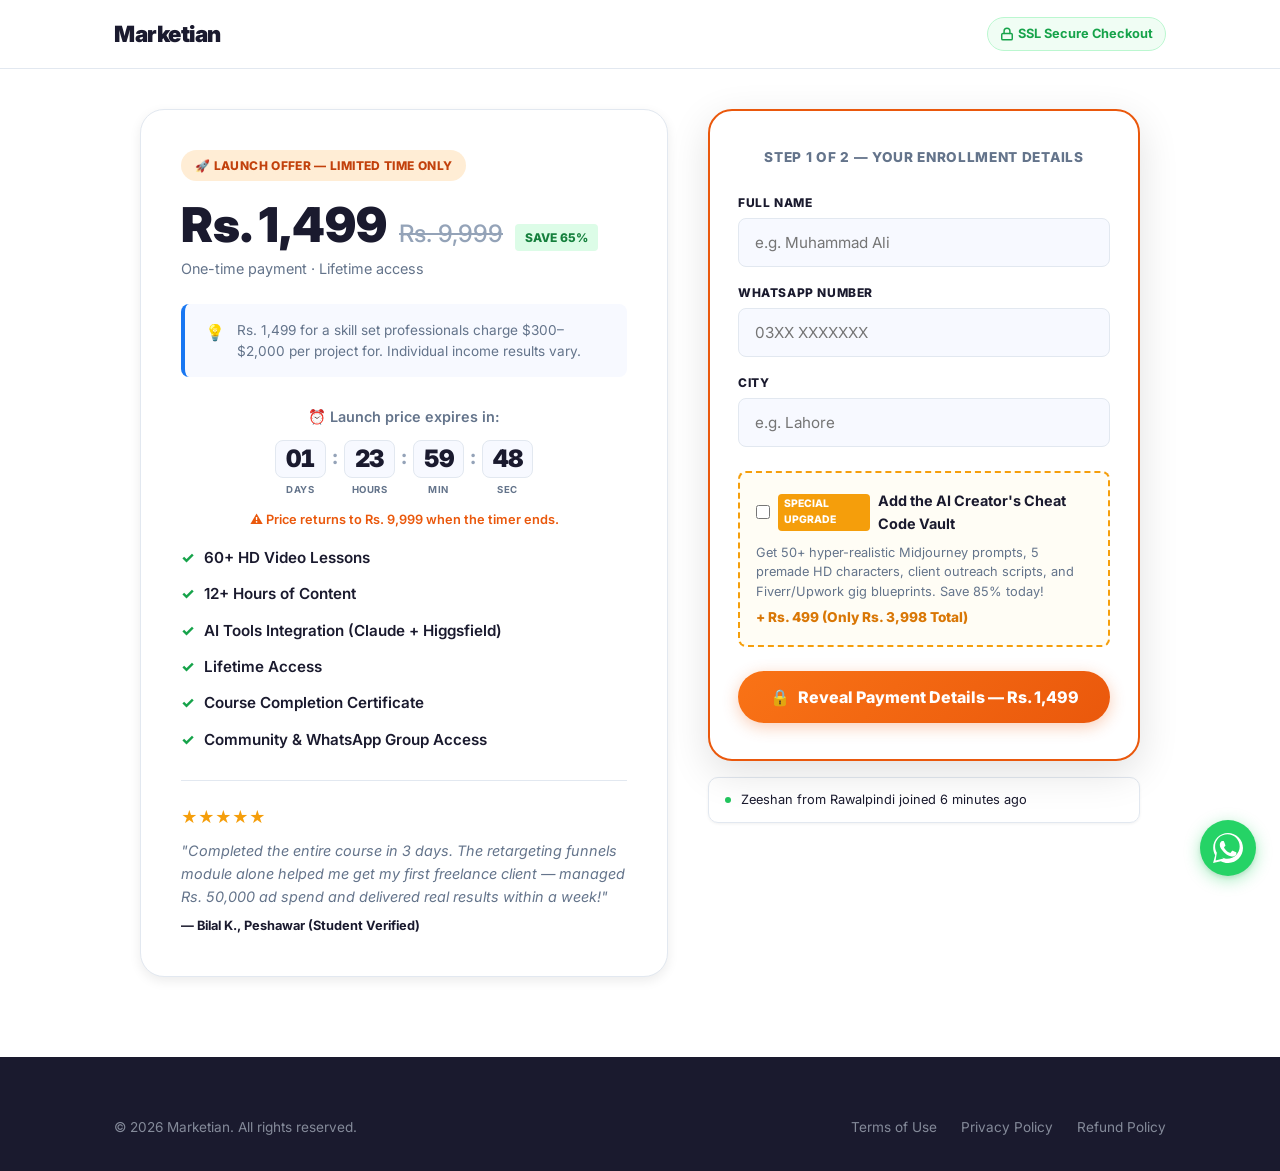
<file: checkout.html>
<!DOCTYPE html>
<html lang="en">

<head>
  <!-- Google tag (gtag.js) -->
  <script async src="https://www.googletagmanager.com/gtag/js?id=G-BTTM5J4LSX"></script>
  <script>
    window.dataLayer = window.dataLayer || [];
    function gtag(){dataLayer.push(arguments);}
    gtag('js', new Date());

    gtag('config', 'G-BTTM5J4LSX');
  </script>
  <meta charset="UTF-8" />
  <meta name="viewport" content="width=device-width, initial-scale=1.0" />
  <meta name="description"
    content="Secure Checkout - Marketian. Learn to run, scale, and automate your Meta Ads yourself." />
  <title>Secure Checkout | Marketian</title>
  <link rel="icon" type="image/svg+xml"
    href="data:image/svg+xml,<svg xmlns=%22http://www.w3.org/2000/svg%22 viewBox=%220 0 100 100%22><rect width=%22100%22 height=%22100%22 rx=%2222%22 fill=%22%231877F2%22/><text x=%2250%25%22 y=%2253%25%22 dominant-baseline=%22central%22 text-anchor=%22middle%22 font-family=%22system-ui,sans-serif%22 font-weight=%22bold%22 font-size=%2255%22 fill=%22%23ffffff%22>M</text></svg>">

  <link rel="preconnect" href="https://fonts.googleapis.com" />
  <link rel="preconnect" href="https://fonts.gstatic.com" crossorigin />
  <link
    href="https://fonts.googleapis.com/css2?family=Inter:ital,wght@0,400;0,500;0,600;0,700;0,800;0,900;1,400;1,500;1,600;1,700;1,800;1,900&display=swap"
    rel="stylesheet" />
  <link rel="stylesheet" href="styles.css" />

  <!-- Meta Pixel Code -->
  <script>
    !function (f, b, e, v, n, t, s) {
      if (f.fbq) return; n = f.fbq = function () {
        n.callMethod ?
        n.callMethod.apply(n, arguments) : n.queue.push(arguments)
      };
      if (!f._fbq) f._fbq = n; n.push = n; n.loaded = !0; n.version = '2.0';
      n.queue = []; t = b.createElement(e); t.async = !0;
      t.src = v; s = b.getElementsByTagName(e)[0];
      s.parentNode.insertBefore(t, s)
    }(window, document, 'script',
      'https://connect.facebook.net/en_US/fbevents.js');
    // Replace 'YOUR_PIXEL_ID' with your actual Meta Pixel ID in production
    fbq('init', '1622955485439618');
    fbq('track', 'PageView');
  </script>
  <noscript><img height="1" width="1" style="display:none"
      src="https://www.facebook.com/tr?id=1622955485439618&ev=PageView&noscript=1" /></noscript>
  <!-- End Meta Pixel Code -->
</head>

<body class="checkout-page">

  <!-- ========== SECURE HEADER ========== -->
  <header class="checkout-header">
    <div class="container checkout-header__inner">
      <a href="index.html" class="checkout-header__logo">Marketian</a>
      <div class="checkout-header__secure">
        <svg class="secure-icon" width="14" height="14" viewBox="0 0 24 24" fill="none" stroke="currentColor"
          stroke-width="2.5" stroke-linecap="round" stroke-linejoin="round"
          style="vertical-align:middle; margin-right:4px;">
          <rect x="3" y="11" width="18" height="11" rx="2" ry="2" />
          <path d="M7 11V7a5 5 0 0 1 10 0v4" />
        </svg>
        <span>SSL Secure Checkout</span>
      </div>
    </div>
  </header>

  <!-- ========== CHECKOUT CONTAINER ========== -->
  <main class="checkout-main-content">
    <div class="container">
      <div class="pricing-checkout-grid">

        <!-- LEFT COLUMN: COURSE OFFER & SCARCITY -->
        <div class="checkout-offer-col">
          <span class="launch-badge">🚀 LAUNCH OFFER — LIMITED TIME ONLY</span>
          <div class="checkout-price-block">
            <span class="checkout-price-new">Rs. 1,499</span>
            <span class="checkout-price-old">Rs. 9,999</span>
            <span class="checkout-save-badge">SAVE 65%</span>
          </div>
          <p class="checkout-payment-tag">One-time payment · Lifetime access</p>

          <div class="checkout-trust-box">
            <span class="trust-icon">💡</span>
            <p>Rs. 1,499 for a skill set professionals charge $300–$2,000 per project for. Individual income results
              vary.</p>
          </div>

          <div class="countdown-container">
            <p class="countdown-label">⏰ Launch price expires in:</p>
            <div class="countdown-timer">
              <div class="countdown-unit"><span class="countdown-num" data-unit="days">00</span><span
                  class="countdown-unit-label">Days</span></div>
              <span class="countdown-sep">:</span>
              <div class="countdown-unit"><span class="countdown-num" data-unit="hours">00</span><span
                  class="countdown-unit-label">Hours</span></div>
              <span class="countdown-sep">:</span>
              <div class="countdown-unit"><span class="countdown-num" data-unit="minutes">00</span><span
                  class="countdown-unit-label">Min</span></div>
              <span class="countdown-sep">:</span>
              <div class="countdown-unit"><span class="countdown-num" data-unit="seconds">00</span><span
                  class="countdown-unit-label">Sec</span></div>
            </div>
            <p class="countdown-warning">⚠️ Price returns to Rs. 9,999 when the timer ends.</p>
          </div>

          <ul class="checkout-offer-bullets">
            <li><span class="bullet-check">✓</span> 60+ HD Video Lessons</li>
            <li><span class="bullet-check">✓</span> 12+ Hours of Content</li>
            <li><span class="bullet-check">✓</span> AI Tools Integration (Claude + Higgsfield)</li>
            <li><span class="bullet-check">✓</span> Lifetime Access</li>
            <li><span class="bullet-check">✓</span> Course Completion Certificate</li>
            <li><span class="bullet-check">✓</span> Community &amp; WhatsApp Group Access</li>
          </ul>



          <div class="checkout-review-card">
            <div class="review-stars">★★★★★</div>
            <p class="review-text">"Completed the entire course in 3 days. The retargeting funnels module alone helped
              me get my first freelance client — managed Rs. 50,000 ad spend and delivered real results within a week!"
            </p>
            <div class="review-author">— Bilal K., Peshawar (Student Verified)</div>
          </div>
        </div>

        <!-- RIGHT COLUMN: STEP-BY-STEP CHECKOUT WIDGET -->
        <div class="checkout-widget-col">
          <div class="checkout-widget-card" id="checkoutWidget">

            <!-- STEP 1 OF 2: LEAD CAPTURE FORM -->
            <div class="checkout-step" id="checkoutStep1">
              <h3 class="checkout-step-title">STEP 1 OF 2 — YOUR ENROLLMENT DETAILS</h3>
              <form id="leadCaptureForm" class="checkout-form">
                <div class="form-group">
                  <label for="leadFullName">FULL NAME</label>
                  <input type="text" id="leadFullName" required placeholder="e.g. Muhammad Ali" autocomplete="name" />
                </div>
                <div class="form-group">
                  <label for="leadWhatsApp">WHATSAPP NUMBER</label>
                  <input type="tel" id="leadWhatsApp" required placeholder="03XX XXXXXXX" autocomplete="tel" />
                </div>
                <div class="form-group">
                  <label for="leadCity">CITY</label>
                  <input type="text" id="leadCity" required placeholder="e.g. Lahore" autocomplete="address-level2" />
                </div>

                <!-- ORDER BUMP BOX -->
                <div class="order-bump-box">
                  <label class="order-bump-label">
                    <input type="checkbox" id="orderBumpCheckbox" class="order-bump-checkbox" />
                    <span class="order-bump-badge">SPECIAL UPGRADE</span>
                    <span class="order-bump-headline">Add the AI Creator's Cheat Code Vault</span>
                  </label>
                  <p class="order-bump-desc">Get 50+ hyper-realistic Midjourney prompts, 5 premade HD characters, client
                    outreach scripts, and Fiverr/Upwork gig blueprints. Save 85% today!</p>
                  <p class="order-bump-price">+ Rs. 499 (Only Rs. 3,998 Total)</p>
                </div>

                <button type="submit" class="btn btn--purple checkout-submit-btn">
                  🔒 <span id="submitBtnText">Reveal Payment Details — Rs. 1,499</span>
                </button>
              </form>
            </div>

            <!-- STEP 2 OF 2: PAYMENT & VERIFICATION DETAILS -->
            <div class="checkout-step hidden" id="checkoutStep2">
              <h3 class="checkout-step-title">STEP 2 OF 2 — CHOOSE PAYMENT METHOD</h3>
              <p class="payment-instructions">Transfer the fee to any account below, then click WhatsApp to verify your
                screenshot.</p>

              <div class="bank-details-card unified-payment-card">
                <div class="unified-title-header">
                  <span>Account Title (Marketian Business Director): <strong>Farman Ali</strong></span>
                </div>

                <div class="payment-row">
                  <div class="payment-row-left">
                    <span class="payment-row-name easypaisa-color">EasyPaisa:</span>
                    <span class="payment-row-number">03458996578</span>
                  </div>
                  <button type="button" class="btn-copy-mini" data-copy="03458996578">Copy</button>
                </div>

                <div class="payment-row">
                  <div class="payment-row-left">
                    <span class="payment-row-name jazzcash-color">JazzCash:</span>
                    <span class="payment-row-number">03180236635</span>
                  </div>
                  <button type="button" class="btn-copy-mini" data-copy="03180236635">Copy</button>
                </div>

                <div class="payment-row">
                  <div class="payment-row-left">
                    <span class="payment-row-name hbl-color">HBL:</span>
                    <span class="payment-row-number text-monospace">22567902223303</span>
                  </div>
                  <button type="button" class="btn-copy-mini" data-copy="22567902223303">Copy</button>
                </div>
              </div>

              <!-- WhatsApp Verify CTA -->
              <a href="https://wa.me/923255090258" target="_blank" class="whatsapp-verify-btn" id="whatsappVerifyBtn">
                <svg width="20" height="20" viewBox="0 0 24 24" fill="currentColor" class="whatsapp-icon">
                  <path
                    d="M.057 24l1.687-6.163c-1.041-1.804-1.588-3.849-1.587-5.946C.06 5.348 5.397.01 12.008.01c3.202.001 6.212 1.246 8.477 3.513 2.262 2.268 3.507 5.28 3.505 8.484-.004 6.657-5.34 11.997-11.953 11.997-2.005-.001-3.973-.5-5.739-1.446L0 24zm6.59-4.846c1.6.95 3.188 1.449 4.825 1.451 5.436 0 9.86-4.37 9.864-9.799.002-2.623-1.023-5.086-2.885-6.948C16.666 2.012 14.193.988 11.577.988c-5.45 0-9.882 4.379-9.887 9.807-.002 1.778.474 3.51 1.378 5.022L2.082 21.92l6.23-1.616c.11.06.21.12.33.18zM18.15 15.34c-.33-.16-1.961-.97-2.264-1.08-.304-.11-.524-.16-.744.16-.219.33-.852 1.08-1.042 1.3-.19.22-.38.24-.71.08-.33-.16-1.39-.51-2.65-1.63-.98-.87-1.64-1.95-1.83-2.28-.19-.33-.02-.51.15-.67.15-.15.33-.38.49-.57.16-.19.22-.33.33-.55.11-.22.05-.41-.02-.57-.08-.16-.74-1.8-1.02-2.48-.27-.66-.55-.57-.74-.58h-.63c-.22 0-.58.08-.88.41-.3.33-1.15 1.12-1.15 2.73s1.17 3.16 1.33 3.38c.16.22 2.3 3.52 5.58 4.94.78.34 1.39.54 1.86.69.78.25 1.49.21 2.05.13.62-.09 1.96-.8 2.24-1.57.28-.77.28-1.43.2-1.57-.08-.14-.3-.23-.63-.39z" />
                </svg>
                <span>✅ I've Transferred! Send Receipt Screenshot →</span>
              </a>

              <!-- Direct Download Success redirection link -->
              <div class="success-redirect-note" style="text-align: center; margin-top: 16px; font-size: 0.85rem;">
                <span style="color: var(--color-text-muted);">Already sent the screenshot?</span><br />
                <a href="success.html"
                  style="color: var(--color-primary); font-weight: 700; text-decoration: none;">Claim your FREE Bonus
                  Ebook here →</a>
              </div>
            </div>

          </div>

          <!-- Widget Toast Notification -->
          <div class="widget-toast-card" id="widgetToast">
            <span class="toast-dot"></span>
            <span id="widgetToastText">Zeeshan from Rawalpindi joined 6 minutes ago</span>
          </div>

        </div>

      </div>
    </div>
  </main>

  <!-- ========== FOOTER ========== -->
  <footer class="footer">
    <div class="container footer__inner">
      <div class="footer__bottom" style="border-top: none; padding-top: 0;">
        <p>&copy; 2026 Marketian. All rights reserved.</p>
        <nav class="footer__links" aria-label="Footer navigation">
          <a href="terms.html">Terms of Use</a>
          <a href="privacy.html">Privacy Policy</a>
          <a href="refund.html">Refund Policy</a>
        </nav>
      </div>
    </div>
  </footer>

  <!-- ========== FLOATING WHATSAPP WIDGET ========== -->
  <a href="https://wa.me/923255090258?text=Hi!%20I%20am%20on%20the%20checkout%20page%20and%20have%20some%20questions..."
    target="_blank" class="whatsapp-widget" aria-label="Chat on WhatsApp">
    <svg viewBox="0 0 24 24">
      <path
        d="M.057 24l1.687-6.163c-1.041-1.804-1.588-3.849-1.587-5.946C.06 5.348 5.397.01 12.008.01c3.202.001 6.212 1.246 8.477 3.513 2.262 2.268 3.507 5.28 3.505 8.484-.004 6.657-5.34 11.997-11.953 11.997-2.005-.001-3.973-.5-5.739-1.446L0 24zm6.59-4.846c1.6.95 3.188 1.449 4.825 1.451 5.436 0 9.86-4.37 9.864-9.799.002-2.623-1.023-5.086-2.885-6.948C16.666 2.012 14.193.988 11.577.988c-5.45 0-9.882 4.379-9.887 9.807-.002 1.778.474 3.51 1.378 5.022L2.082 21.92l6.23-1.616c.11.06.21.12.33.18zM18.15 15.34c-.33-.16-1.961-.97-2.264-1.08-.304-.11-.524-.16-.744.16-.219.33-.852 1.08-1.042 1.3-.19.22-.38.24-.71.08-.33-.16-1.39-.51-2.65-1.63-.98-.87-1.64-1.95-1.83-2.28-.19-.33-.02-.51.15-.67.15-.15.33-.38.49-.57.16-.19.22-.33.33-.55.11-.22.05-.41-.02-.57-.08-.16-.74-1.8-1.02-2.48-.27-.66-.55-.57-.74-.58h-.63c-.22 0-.58.08-.88.41-.3.33-1.15 1.12-1.15 2.73s1.17 3.16 1.33 3.38c.16.22 2.3 3.52 5.58 4.94.78.34 1.39.54 1.86.69.78.25 1.49.21 2.05.13.62-.09 1.96-.8 2.24-1.57.28-.77.28-1.43.2-1.57-.08-.14-.3-.23-.63-.39z" />
    </svg>
  </a>

  <script src="checkout.js"></script>
</body>

</html>
</file>
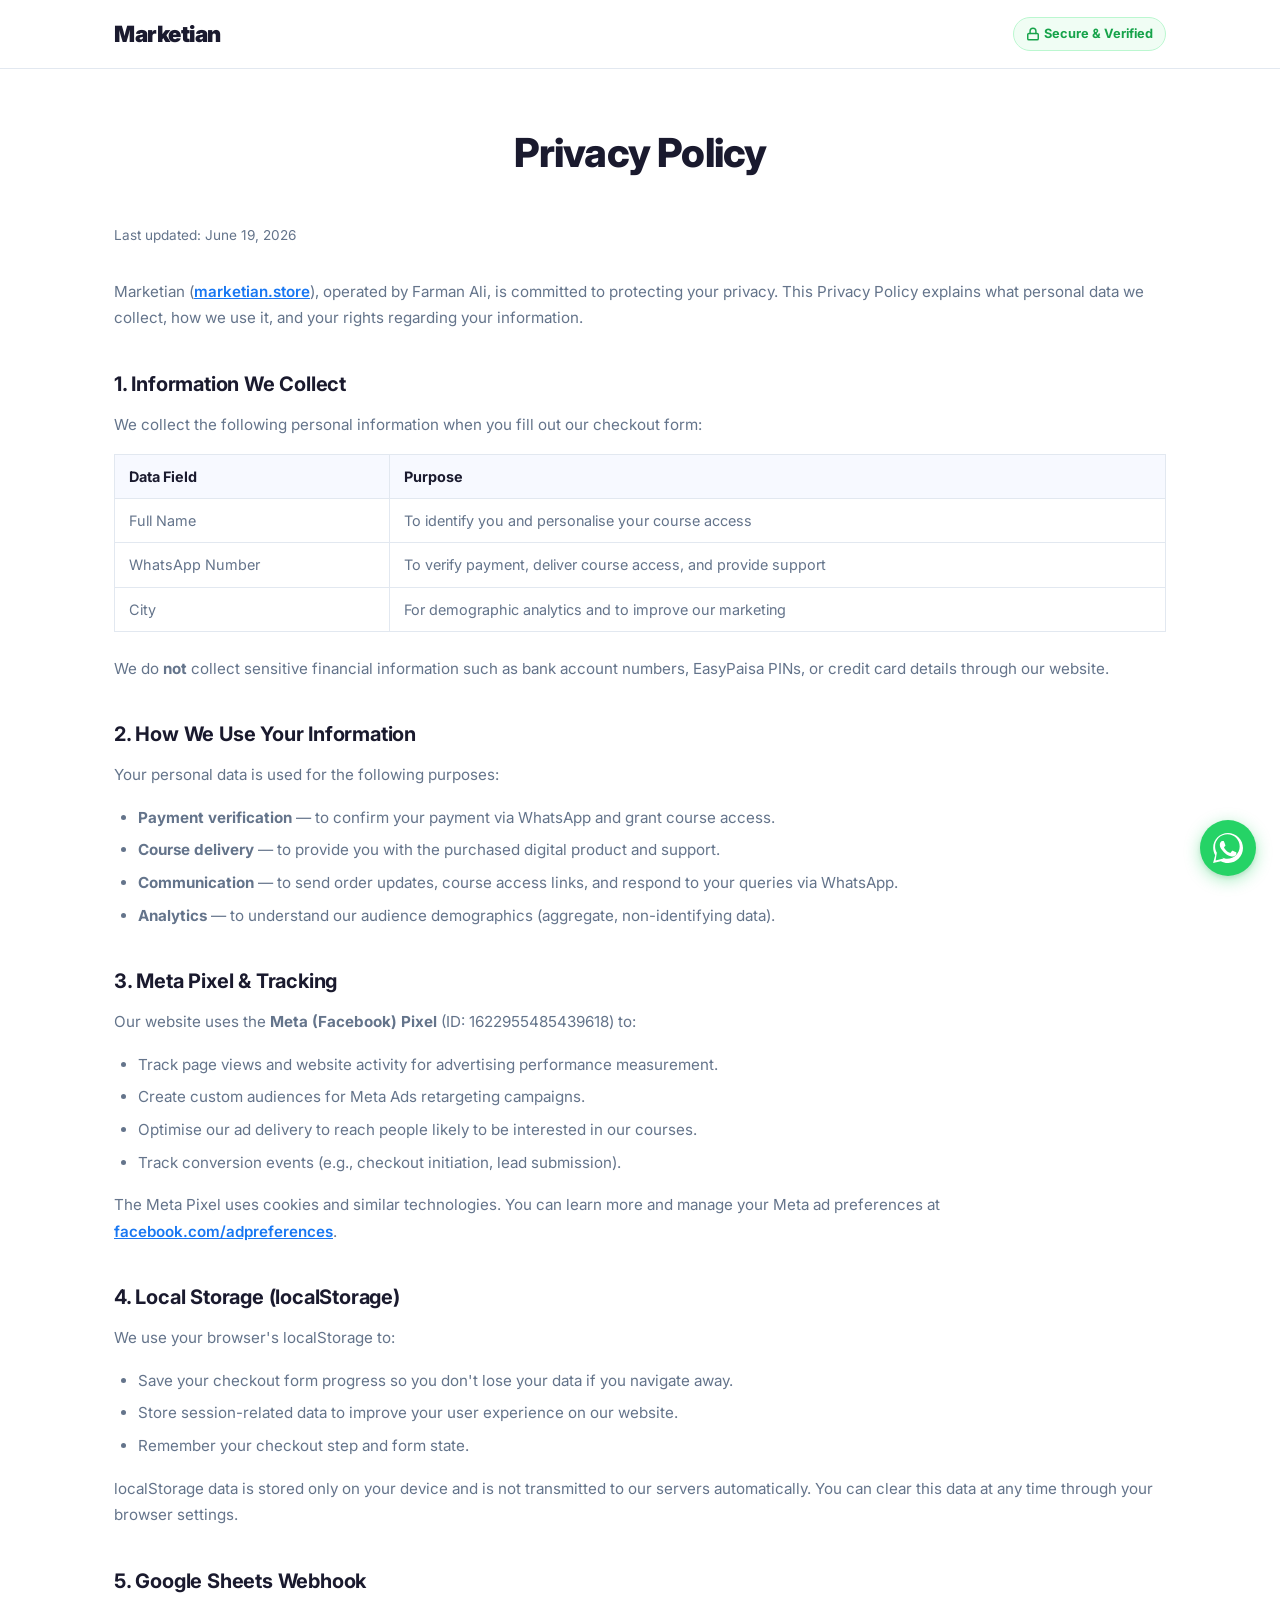
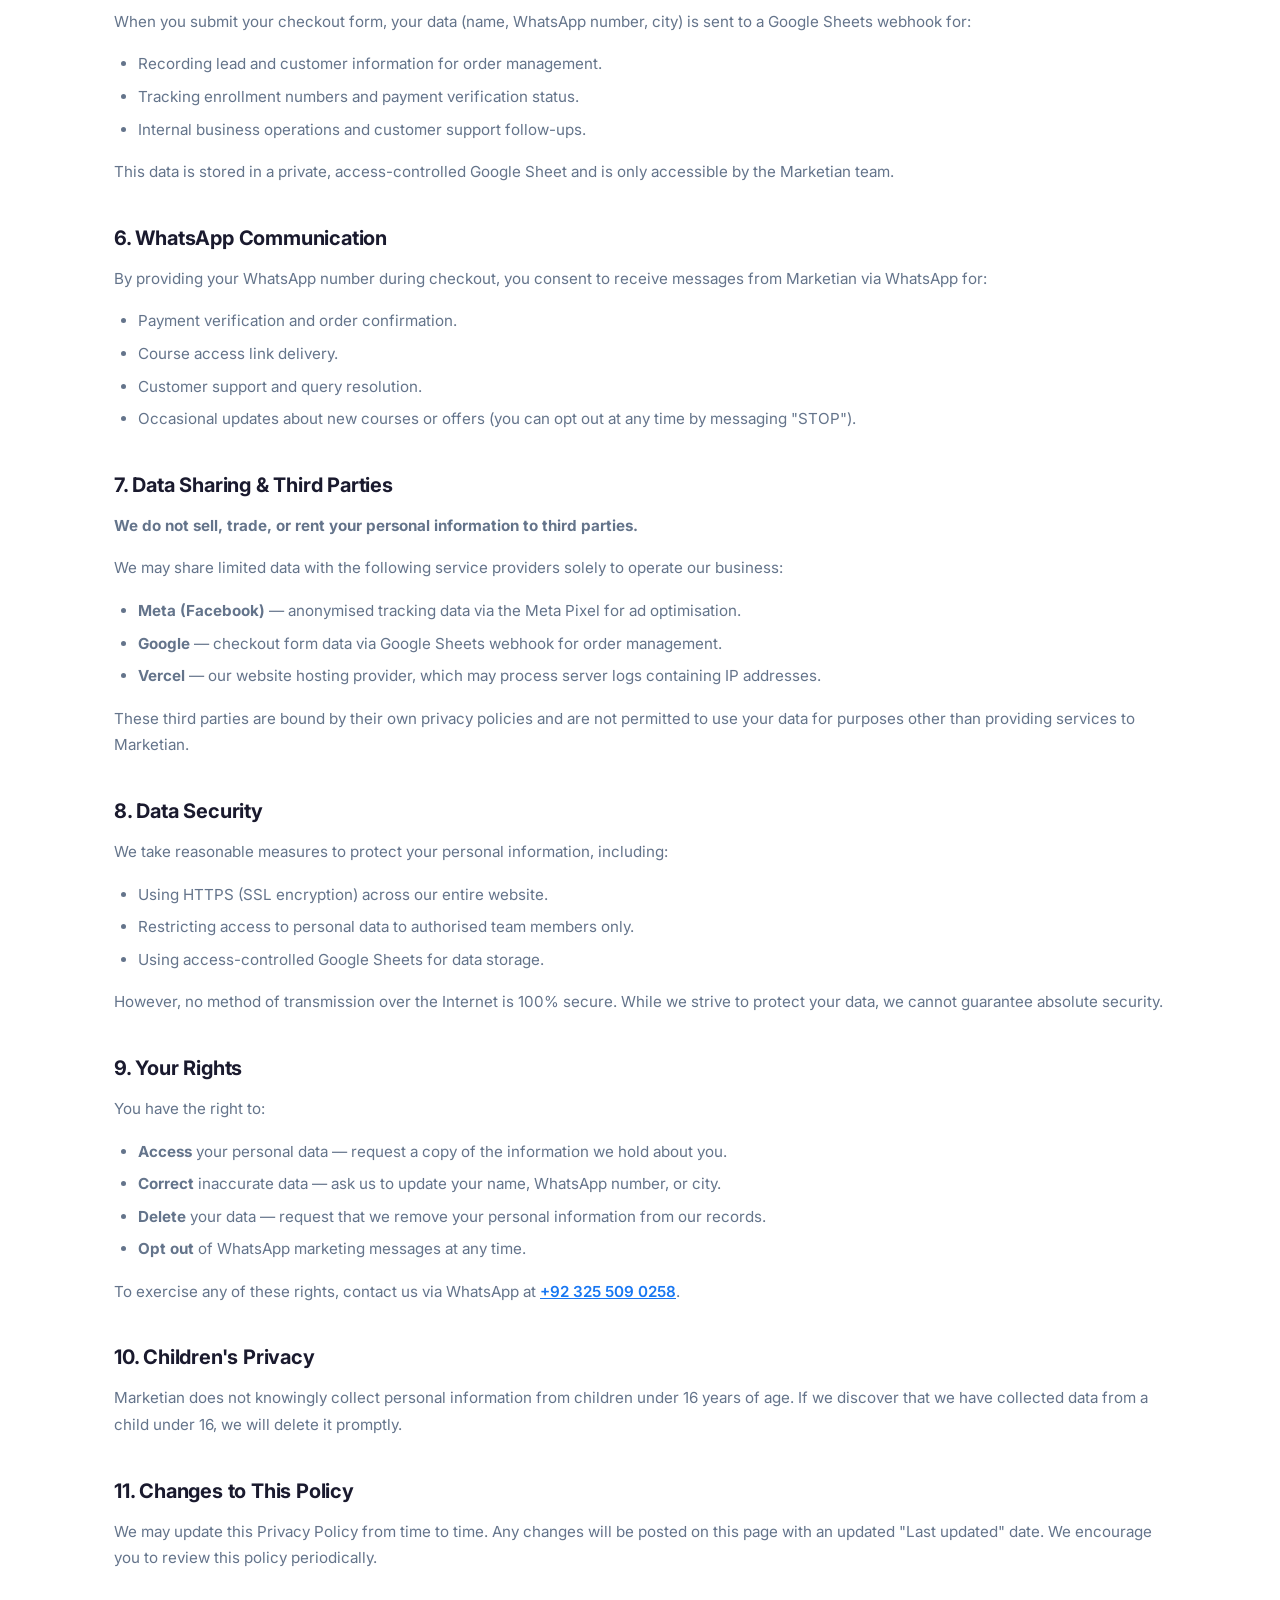
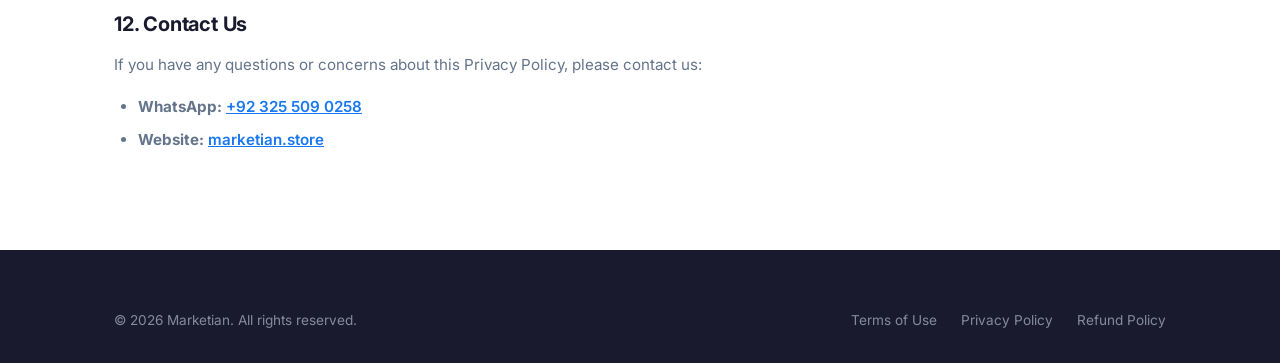
<file: privacy.html>
<!DOCTYPE html>
<html lang="en">
<head>
  <!-- Google tag (gtag.js) -->
  <script async src="https://www.googletagmanager.com/gtag/js?id=G-BTTM5J4LSX"></script>
  <script>
    window.dataLayer = window.dataLayer || [];
    function gtag(){dataLayer.push(arguments);}
    gtag('js', new Date());

    gtag('config', 'G-BTTM5J4LSX');
  </script>
  <meta charset="UTF-8" />
  <meta name="viewport" content="width=device-width, initial-scale=1.0" />
  <meta name="description" content="Privacy Policy for Marketian — how we collect, use, and protect your personal data when you visit marketian.store or purchase our Meta Ads course." />
  <meta name="robots" content="index, follow" />
  <title>Privacy Policy | Marketian</title>
  <link rel="icon" type="image/svg+xml" href="data:image/svg+xml,<svg xmlns=%22http://www.w3.org/2000/svg%22 viewBox=%220 0 100 100%22><rect width=%22100%22 height=%22100%22 rx=%2222%22 fill=%22%231877F2%22/><text x=%2250%25%22 y=%2253%25%22 dominant-baseline=%22central%22 text-anchor=%22middle%22 font-family=%22system-ui,sans-serif%22 font-weight=%22bold%22 font-size=%2255%22 fill=%22%23ffffff%22>M</text></svg>">

  <link rel="preconnect" href="https://fonts.googleapis.com" />
  <link rel="preconnect" href="https://fonts.gstatic.com" crossorigin />
  <link href="https://fonts.googleapis.com/css2?family=Inter:ital,wght@0,400;0,500;0,600;0,700;0,800;0,900;1,400;1,500;1,600;1,700;1,800;1,900&display=swap" rel="stylesheet" />
  <link rel="stylesheet" href="styles.css" />

  <!-- Page-specific styles for policy content -->
  <style>
    .policy-main {
      padding: 60px 0 80px;
      flex: 1;
    }
    .policy-last-updated {
      font-size: 0.85rem;
      color: var(--color-text-muted);
      margin-bottom: 32px;
    }
    .policy-content h2 {
      font-size: 1.25rem;
      font-weight: 700;
      color: var(--color-text);
      margin-top: 36px;
      margin-bottom: 12px;
      letter-spacing: -0.01em;
    }
    .policy-content h3 {
      font-size: 1.05rem;
      font-weight: 600;
      color: var(--color-text);
      margin-top: 20px;
      margin-bottom: 8px;
    }
    .policy-content p {
      font-size: 0.95rem;
      color: var(--color-text-muted);
      line-height: 1.75;
      margin-bottom: 16px;
    }
    .policy-content ul {
      list-style: disc;
      padding-left: 24px;
      margin-bottom: 16px;
    }
    .policy-content ul li {
      font-size: 0.95rem;
      color: var(--color-text-muted);
      line-height: 1.75;
      margin-bottom: 6px;
    }
    .policy-content a {
      color: var(--color-primary);
      font-weight: 600;
      text-decoration: underline;
    }
    .policy-content a:hover {
      color: var(--color-primary-dark);
    }
    .policy-content table {
      width: 100%;
      border-collapse: collapse;
      margin: 16px 0 24px;
      font-size: 0.9rem;
    }
    .policy-content table th,
    .policy-content table td {
      text-align: left;
      padding: 10px 14px;
      border: 1px solid var(--color-border);
      color: var(--color-text-muted);
    }
    .policy-content table th {
      background: var(--color-bg-alt);
      font-weight: 700;
      color: var(--color-text);
    }
  </style>

  <!-- Meta Pixel Code -->
  <script>
    !function(f,b,e,v,n,t,s)
    {if(f.fbq)return;n=f.fbq=function(){n.callMethod?
    n.callMethod.apply(n,arguments):n.queue.push(arguments)};
    if(!f._fbq)f._fbq=n;n.push=n;n.loaded=!0;n.version='2.0';
    n.queue=[];t=b.createElement(e);t.async=!0;
    t.src=v;s=b.getElementsByTagName(e)[0];
    s.parentNode.insertBefore(t,s)}(window, document,'script',
    'https://connect.facebook.net/en_US/fbevents.js');
    fbq('init', '1622955485439618');
    fbq('track', 'PageView');
  </script>
  <noscript><img height="1" width="1" style="display:none"
    src="https://www.facebook.com/tr?id=1622955485439618&ev=PageView&noscript=1" /></noscript>
  <!-- End Meta Pixel Code -->
</head>
<body class="checkout-page">

  <!-- ========== SECURE HEADER ========== -->
  <header class="checkout-header">
    <div class="container checkout-header__inner">
      <a href="index.html" class="checkout-header__logo">Marketian</a>
      <div class="checkout-header__secure">
        <svg class="secure-icon" width="14" height="14" viewBox="0 0 24 24" fill="none" stroke="currentColor" stroke-width="2.5" stroke-linecap="round" stroke-linejoin="round" style="vertical-align:middle; margin-right:4px;"><rect x="3" y="11" width="18" height="11" rx="2" ry="2"/><path d="M7 11V7a5 5 0 0 1 10 0v4"/></svg>
        <span>Secure &amp; Verified</span>
      </div>
    </div>
  </header>

  <!-- ========== PRIVACY POLICY CONTENT ========== -->
  <main class="policy-main">
    <div class="container">
      <h1 class="section-title">Privacy Policy</h1>
      <p class="policy-last-updated">Last updated: June 19, 2026</p>

      <div class="policy-content">
        <p>Marketian (<a href="https://marketian.store" target="_blank" rel="noopener noreferrer">marketian.store</a>), operated by Farman Ali, is committed to protecting your privacy. This Privacy Policy explains what personal data we collect, how we use it, and your rights regarding your information.</p>

        <h2>1. Information We Collect</h2>
        <p>We collect the following personal information when you fill out our checkout form:</p>
        <table>
          <thead>
            <tr>
              <th>Data Field</th>
              <th>Purpose</th>
            </tr>
          </thead>
          <tbody>
            <tr>
              <td>Full Name</td>
              <td>To identify you and personalise your course access</td>
            </tr>
            <tr>
              <td>WhatsApp Number</td>
              <td>To verify payment, deliver course access, and provide support</td>
            </tr>
            <tr>
              <td>City</td>
              <td>For demographic analytics and to improve our marketing</td>
            </tr>
          </tbody>
        </table>
        <p>We do <strong>not</strong> collect sensitive financial information such as bank account numbers, EasyPaisa PINs, or credit card details through our website.</p>

        <h2>2. How We Use Your Information</h2>
        <p>Your personal data is used for the following purposes:</p>
        <ul>
          <li><strong>Payment verification</strong> — to confirm your payment via WhatsApp and grant course access.</li>
          <li><strong>Course delivery</strong> — to provide you with the purchased digital product and support.</li>
          <li><strong>Communication</strong> — to send order updates, course access links, and respond to your queries via WhatsApp.</li>
          <li><strong>Analytics</strong> — to understand our audience demographics (aggregate, non-identifying data).</li>
        </ul>

        <h2>3. Meta Pixel &amp; Tracking</h2>
        <p>Our website uses the <strong>Meta (Facebook) Pixel</strong> (ID: 1622955485439618) to:</p>
        <ul>
          <li>Track page views and website activity for advertising performance measurement.</li>
          <li>Create custom audiences for Meta Ads retargeting campaigns.</li>
          <li>Optimise our ad delivery to reach people likely to be interested in our courses.</li>
          <li>Track conversion events (e.g., checkout initiation, lead submission).</li>
        </ul>
        <p>The Meta Pixel uses cookies and similar technologies. You can learn more and manage your Meta ad preferences at <a href="https://www.facebook.com/adpreferences" target="_blank" rel="noopener noreferrer">facebook.com/adpreferences</a>.</p>

        <h2>4. Local Storage (localStorage)</h2>
        <p>We use your browser's localStorage to:</p>
        <ul>
          <li>Save your checkout form progress so you don't lose your data if you navigate away.</li>
          <li>Store session-related data to improve your user experience on our website.</li>
          <li>Remember your checkout step and form state.</li>
        </ul>
        <p>localStorage data is stored only on your device and is not transmitted to our servers automatically. You can clear this data at any time through your browser settings.</p>

        <h2>5. Google Sheets Webhook</h2>
        <p>When you submit your checkout form, your data (name, WhatsApp number, city) is sent to a Google Sheets webhook for:</p>
        <ul>
          <li>Recording lead and customer information for order management.</li>
          <li>Tracking enrollment numbers and payment verification status.</li>
          <li>Internal business operations and customer support follow-ups.</li>
        </ul>
        <p>This data is stored in a private, access-controlled Google Sheet and is only accessible by the Marketian team.</p>

        <h2>6. WhatsApp Communication</h2>
        <p>By providing your WhatsApp number during checkout, you consent to receive messages from Marketian via WhatsApp for:</p>
        <ul>
          <li>Payment verification and order confirmation.</li>
          <li>Course access link delivery.</li>
          <li>Customer support and query resolution.</li>
          <li>Occasional updates about new courses or offers (you can opt out at any time by messaging "STOP").</li>
        </ul>

        <h2>7. Data Sharing &amp; Third Parties</h2>
        <p><strong>We do not sell, trade, or rent your personal information to third parties.</strong></p>
        <p>We may share limited data with the following service providers solely to operate our business:</p>
        <ul>
          <li><strong>Meta (Facebook)</strong> — anonymised tracking data via the Meta Pixel for ad optimisation.</li>
          <li><strong>Google</strong> — checkout form data via Google Sheets webhook for order management.</li>
          <li><strong>Vercel</strong> — our website hosting provider, which may process server logs containing IP addresses.</li>
        </ul>
        <p>These third parties are bound by their own privacy policies and are not permitted to use your data for purposes other than providing services to Marketian.</p>

        <h2>8. Data Security</h2>
        <p>We take reasonable measures to protect your personal information, including:</p>
        <ul>
          <li>Using HTTPS (SSL encryption) across our entire website.</li>
          <li>Restricting access to personal data to authorised team members only.</li>
          <li>Using access-controlled Google Sheets for data storage.</li>
        </ul>
        <p>However, no method of transmission over the Internet is 100% secure. While we strive to protect your data, we cannot guarantee absolute security.</p>

        <h2>9. Your Rights</h2>
        <p>You have the right to:</p>
        <ul>
          <li><strong>Access</strong> your personal data — request a copy of the information we hold about you.</li>
          <li><strong>Correct</strong> inaccurate data — ask us to update your name, WhatsApp number, or city.</li>
          <li><strong>Delete</strong> your data — request that we remove your personal information from our records.</li>
          <li><strong>Opt out</strong> of WhatsApp marketing messages at any time.</li>
        </ul>
        <p>To exercise any of these rights, contact us via WhatsApp at <a href="https://wa.me/923255090258" target="_blank" rel="noopener noreferrer">+92 325 509 0258</a>.</p>

        <h2>10. Children's Privacy</h2>
        <p>Marketian does not knowingly collect personal information from children under 16 years of age. If we discover that we have collected data from a child under 16, we will delete it promptly.</p>

        <h2>11. Changes to This Policy</h2>
        <p>We may update this Privacy Policy from time to time. Any changes will be posted on this page with an updated "Last updated" date. We encourage you to review this policy periodically.</p>

        <h2>12. Contact Us</h2>
        <p>If you have any questions or concerns about this Privacy Policy, please contact us:</p>
        <ul>
          <li><strong>WhatsApp:</strong> <a href="https://wa.me/923255090258" target="_blank" rel="noopener noreferrer">+92 325 509 0258</a></li>
          <li><strong>Website:</strong> <a href="https://marketian.store" target="_blank" rel="noopener noreferrer">marketian.store</a></li>
        </ul>
      </div>
    </div>
  </main>

  <!-- ========== FOOTER ========== -->
  <footer class="footer">
    <div class="container footer__inner">
      <div class="footer__bottom" style="border-top: none; padding-top: 0;">
        <p>&copy; 2026 Marketian. All rights reserved.</p>
        <nav class="footer__links" aria-label="Footer navigation">
          <a href="terms.html">Terms of Use</a>
          <a href="privacy.html">Privacy Policy</a>
          <a href="refund.html">Refund Policy</a>
        </nav>
      </div>
    </div>
  </footer>

  <!-- ========== FLOATING WHATSAPP WIDGET ========== -->
  <a href="https://wa.me/923255090258?text=Hi!%20I%20have%20a%20question%20about%20Marketian..." target="_blank" class="whatsapp-widget" aria-label="Chat on WhatsApp">
    <svg viewBox="0 0 24 24"><path d="M.057 24l1.687-6.163c-1.041-1.804-1.588-3.849-1.587-5.946C.06 5.348 5.397.01 12.008.01c3.202.001 6.212 1.246 8.477 3.513 2.262 2.268 3.507 5.28 3.505 8.484-.004 6.657-5.34 11.997-11.953 11.997-2.005-.001-3.973-.5-5.739-1.446L0 24zm6.59-4.846c1.6.95 3.188 1.449 4.825 1.451 5.436 0 9.86-4.37 9.864-9.799.002-2.623-1.023-5.086-2.885-6.948C16.666 2.012 14.193.988 11.577.988c-5.45 0-9.882 4.379-9.887 9.807-.002 1.778.474 3.51 1.378 5.022L2.082 21.92l6.23-1.616c.11.06.21.12.33.18zM18.15 15.34c-.33-.16-1.961-.97-2.264-1.08-.304-.11-.524-.16-.744.16-.219.33-.852 1.08-1.042 1.3-.19.22-.38.24-.71.08-.33-.16-1.39-.51-2.65-1.63-.98-.87-1.64-1.95-1.83-2.28-.19-.33-.02-.51.15-.67.15-.15.33-.38.49-.57.16-.19.22-.33.33-.55.11-.22.05-.41-.02-.57-.08-.16-.74-1.8-1.02-2.48-.27-.66-.55-.57-.74-.58h-.63c-.22 0-.58.08-.88.41-.3.33-1.15 1.12-1.15 2.73s1.17 3.16 1.33 3.38c.16.22 2.3 3.52 5.58 4.94.78.34 1.39.54 1.86.69.78.25 1.49.21 2.05.13.62-.09 1.96-.8 2.24-1.57.28-.77.28-1.43.2-1.57-.08-.14-.3-.23-.63-.39z"/></svg>
  </a>

</body>
</html>
</file>
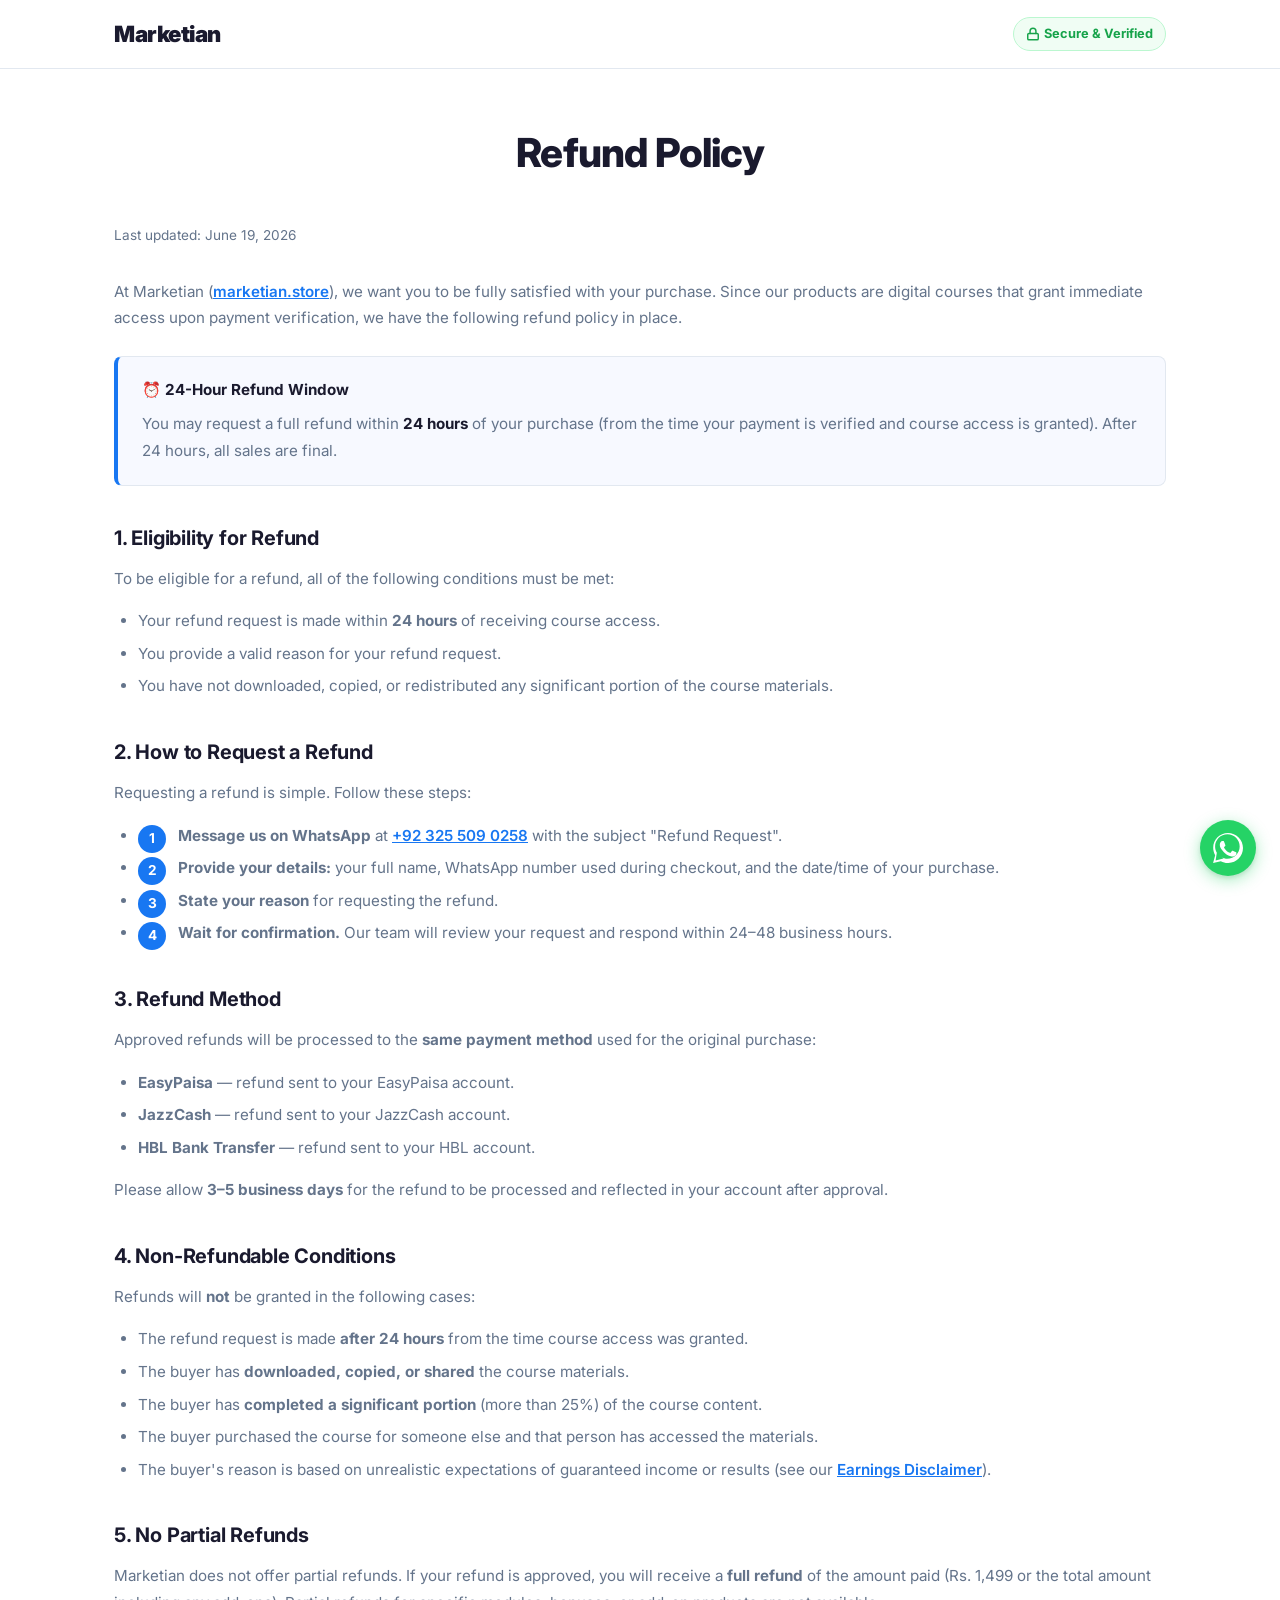
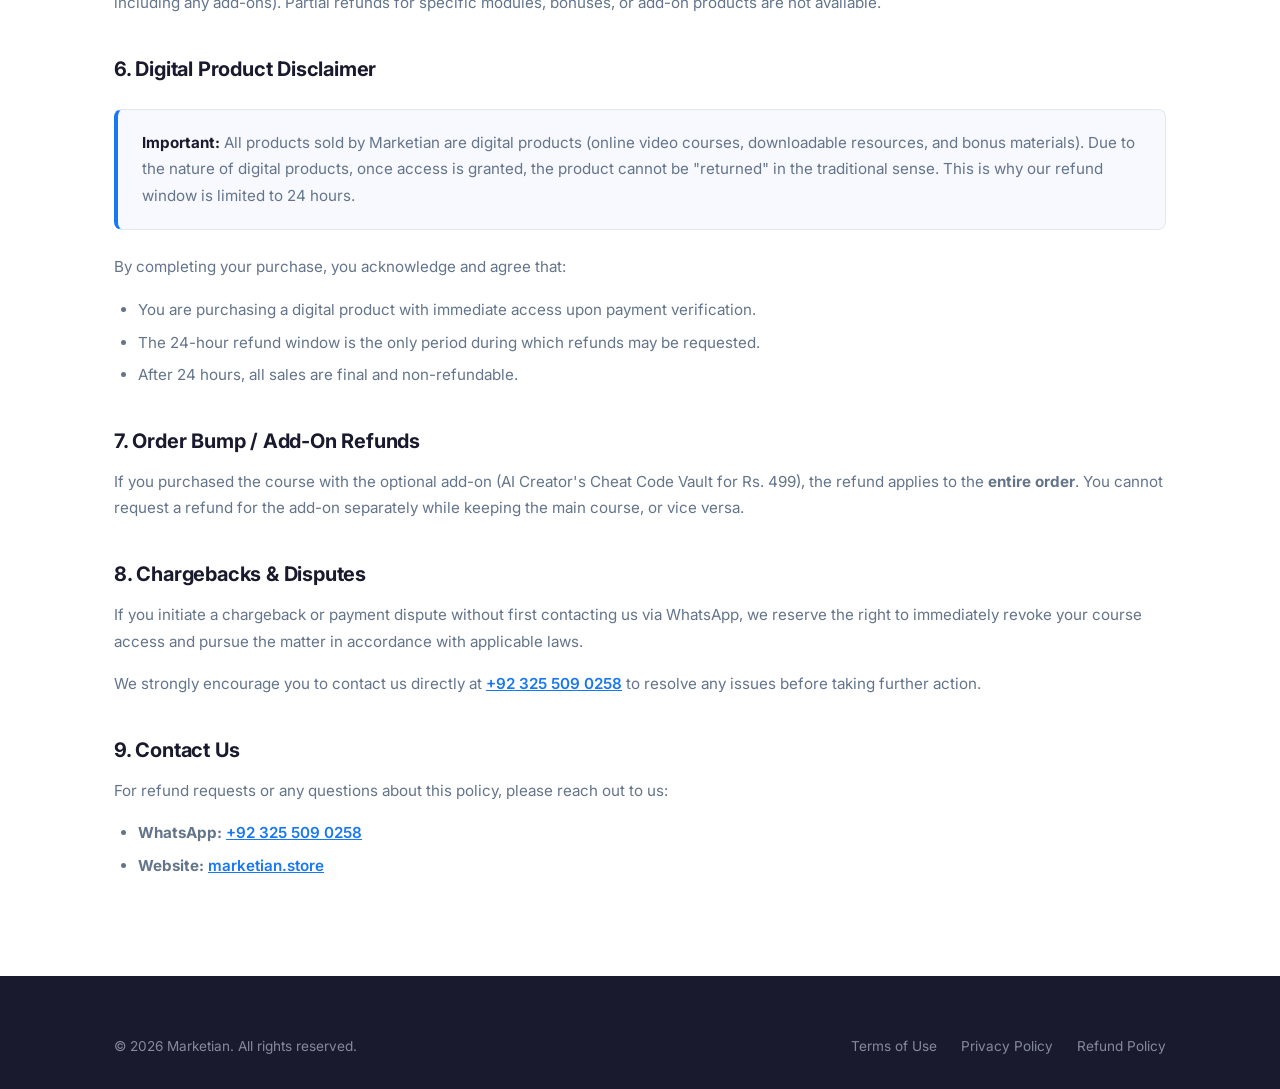
<file: refund.html>
<!DOCTYPE html>
<html lang="en">
<head>
  <!-- Google tag (gtag.js) -->
  <script async src="https://www.googletagmanager.com/gtag/js?id=G-BTTM5J4LSX"></script>
  <script>
    window.dataLayer = window.dataLayer || [];
    function gtag(){dataLayer.push(arguments);}
    gtag('js', new Date());

    gtag('config', 'G-BTTM5J4LSX');
  </script>
  <meta charset="UTF-8" />
  <meta name="viewport" content="width=device-width, initial-scale=1.0" />
  <meta name="description" content="Refund Policy for Marketian — 24-hour refund window for our digital Meta Ads course. Learn how to request a refund via WhatsApp." />
  <meta name="robots" content="index, follow" />
  <title>Refund Policy | Marketian</title>
  <link rel="icon" type="image/svg+xml" href="data:image/svg+xml,<svg xmlns=%22http://www.w3.org/2000/svg%22 viewBox=%220 0 100 100%22><rect width=%22100%22 height=%22100%22 rx=%2222%22 fill=%22%231877F2%22/><text x=%2250%25%22 y=%2253%25%22 dominant-baseline=%22central%22 text-anchor=%22middle%22 font-family=%22system-ui,sans-serif%22 font-weight=%22bold%22 font-size=%2255%22 fill=%22%23ffffff%22>M</text></svg>">

  <link rel="preconnect" href="https://fonts.googleapis.com" />
  <link rel="preconnect" href="https://fonts.gstatic.com" crossorigin />
  <link href="https://fonts.googleapis.com/css2?family=Inter:ital,wght@0,400;0,500;0,600;0,700;0,800;0,900;1,400;1,500;1,600;1,700;1,800;1,900&display=swap" rel="stylesheet" />
  <link rel="stylesheet" href="styles.css" />

  <!-- Page-specific styles for policy content -->
  <style>
    .policy-main {
      padding: 60px 0 80px;
      flex: 1;
    }
    .policy-last-updated {
      font-size: 0.85rem;
      color: var(--color-text-muted);
      margin-bottom: 32px;
    }
    .policy-content h2 {
      font-size: 1.25rem;
      font-weight: 700;
      color: var(--color-text);
      margin-top: 36px;
      margin-bottom: 12px;
      letter-spacing: -0.01em;
    }
    .policy-content p {
      font-size: 0.95rem;
      color: var(--color-text-muted);
      line-height: 1.75;
      margin-bottom: 16px;
    }
    .policy-content ul {
      list-style: disc;
      padding-left: 24px;
      margin-bottom: 16px;
    }
    .policy-content ul li {
      font-size: 0.95rem;
      color: var(--color-text-muted);
      line-height: 1.75;
      margin-bottom: 6px;
    }
    .policy-content ol {
      padding-left: 24px;
      margin-bottom: 16px;
    }
    .policy-content ol li {
      font-size: 0.95rem;
      color: var(--color-text-muted);
      line-height: 1.75;
      margin-bottom: 8px;
    }
    .policy-content a {
      color: var(--color-primary);
      font-weight: 600;
      text-decoration: underline;
    }
    .policy-content a:hover {
      color: var(--color-primary-dark);
    }
    .policy-highlight-box {
      background: var(--color-bg-alt);
      border: 1px solid var(--color-border);
      border-left: 4px solid var(--color-primary);
      border-radius: var(--radius-sm);
      padding: 20px 24px;
      margin: 24px 0;
    }
    .policy-highlight-box p {
      margin-bottom: 8px;
    }
    .policy-highlight-box p:last-child {
      margin-bottom: 0;
    }
    .policy-highlight-box strong {
      color: var(--color-text);
    }
    .refund-steps {
      counter-reset: refund-step;
      list-style: none;
      padding-left: 0;
    }
    .refund-steps li {
      counter-increment: refund-step;
      position: relative;
      padding-left: 40px;
      margin-bottom: 16px;
    }
    .refund-steps li::before {
      content: counter(refund-step);
      position: absolute;
      left: 0;
      top: 2px;
      width: 28px;
      height: 28px;
      background: var(--color-primary);
      color: #fff;
      border-radius: 50%;
      display: flex;
      align-items: center;
      justify-content: center;
      font-weight: 700;
      font-size: 0.85rem;
    }
  </style>

  <!-- Meta Pixel Code -->
  <script>
    !function(f,b,e,v,n,t,s)
    {if(f.fbq)return;n=f.fbq=function(){n.callMethod?
    n.callMethod.apply(n,arguments):n.queue.push(arguments)};
    if(!f._fbq)f._fbq=n;n.push=n;n.loaded=!0;n.version='2.0';
    n.queue=[];t=b.createElement(e);t.async=!0;
    t.src=v;s=b.getElementsByTagName(e)[0];
    s.parentNode.insertBefore(t,s)}(window, document,'script',
    'https://connect.facebook.net/en_US/fbevents.js');
    fbq('init', '1622955485439618');
    fbq('track', 'PageView');
  </script>
  <noscript><img height="1" width="1" style="display:none"
    src="https://www.facebook.com/tr?id=1622955485439618&ev=PageView&noscript=1" /></noscript>
  <!-- End Meta Pixel Code -->
</head>
<body class="checkout-page">

  <!-- ========== SECURE HEADER ========== -->
  <header class="checkout-header">
    <div class="container checkout-header__inner">
      <a href="index.html" class="checkout-header__logo">Marketian</a>
      <div class="checkout-header__secure">
        <svg class="secure-icon" width="14" height="14" viewBox="0 0 24 24" fill="none" stroke="currentColor" stroke-width="2.5" stroke-linecap="round" stroke-linejoin="round" style="vertical-align:middle; margin-right:4px;"><rect x="3" y="11" width="18" height="11" rx="2" ry="2"/><path d="M7 11V7a5 5 0 0 1 10 0v4"/></svg>
        <span>Secure &amp; Verified</span>
      </div>
    </div>
  </header>

  <!-- ========== REFUND POLICY CONTENT ========== -->
  <main class="policy-main">
    <div class="container">
      <h1 class="section-title">Refund Policy</h1>
      <p class="policy-last-updated">Last updated: June 19, 2026</p>

      <div class="policy-content">
        <p>At Marketian (<a href="https://marketian.store" target="_blank" rel="noopener noreferrer">marketian.store</a>), we want you to be fully satisfied with your purchase. Since our products are digital courses that grant immediate access upon payment verification, we have the following refund policy in place.</p>

        <div class="policy-highlight-box">
          <p><strong>⏰ 24-Hour Refund Window</strong></p>
          <p>You may request a full refund within <strong>24 hours</strong> of your purchase (from the time your payment is verified and course access is granted). After 24 hours, all sales are final.</p>
        </div>

        <h2>1. Eligibility for Refund</h2>
        <p>To be eligible for a refund, all of the following conditions must be met:</p>
        <ul>
          <li>Your refund request is made within <strong>24 hours</strong> of receiving course access.</li>
          <li>You provide a valid reason for your refund request.</li>
          <li>You have not downloaded, copied, or redistributed any significant portion of the course materials.</li>
        </ul>

        <h2>2. How to Request a Refund</h2>
        <p>Requesting a refund is simple. Follow these steps:</p>
        <ul class="refund-steps">
          <li><strong>Message us on WhatsApp</strong> at <a href="https://wa.me/923255090258?text=Hi!%20I%20would%20like%20to%20request%20a%20refund%20for%20my%20Marketian%20purchase." target="_blank" rel="noopener noreferrer">+92 325 509 0258</a> with the subject "Refund Request".</li>
          <li><strong>Provide your details:</strong> your full name, WhatsApp number used during checkout, and the date/time of your purchase.</li>
          <li><strong>State your reason</strong> for requesting the refund.</li>
          <li><strong>Wait for confirmation.</strong> Our team will review your request and respond within 24–48 business hours.</li>
        </ul>

        <h2>3. Refund Method</h2>
        <p>Approved refunds will be processed to the <strong>same payment method</strong> used for the original purchase:</p>
        <ul>
          <li><strong>EasyPaisa</strong> — refund sent to your EasyPaisa account.</li>
          <li><strong>JazzCash</strong> — refund sent to your JazzCash account.</li>
          <li><strong>HBL Bank Transfer</strong> — refund sent to your HBL account.</li>
        </ul>
        <p>Please allow <strong>3–5 business days</strong> for the refund to be processed and reflected in your account after approval.</p>

        <h2>4. Non-Refundable Conditions</h2>
        <p>Refunds will <strong>not</strong> be granted in the following cases:</p>
        <ul>
          <li>The refund request is made <strong>after 24 hours</strong> from the time course access was granted.</li>
          <li>The buyer has <strong>downloaded, copied, or shared</strong> the course materials.</li>
          <li>The buyer has <strong>completed a significant portion</strong> (more than 25%) of the course content.</li>
          <li>The buyer purchased the course for someone else and that person has accessed the materials.</li>
          <li>The buyer's reason is based on unrealistic expectations of guaranteed income or results (see our <a href="terms.html">Earnings Disclaimer</a>).</li>
        </ul>

        <h2>5. No Partial Refunds</h2>
        <p>Marketian does not offer partial refunds. If your refund is approved, you will receive a <strong>full refund</strong> of the amount paid (Rs. 1,499 or the total amount including any add-ons). Partial refunds for specific modules, bonuses, or add-on products are not available.</p>

        <h2>6. Digital Product Disclaimer</h2>
        <div class="policy-highlight-box">
          <p><strong>Important:</strong> All products sold by Marketian are digital products (online video courses, downloadable resources, and bonus materials). Due to the nature of digital products, once access is granted, the product cannot be "returned" in the traditional sense. This is why our refund window is limited to 24 hours.</p>
        </div>
        <p>By completing your purchase, you acknowledge and agree that:</p>
        <ul>
          <li>You are purchasing a digital product with immediate access upon payment verification.</li>
          <li>The 24-hour refund window is the only period during which refunds may be requested.</li>
          <li>After 24 hours, all sales are final and non-refundable.</li>
        </ul>

        <h2>7. Order Bump / Add-On Refunds</h2>
        <p>If you purchased the course with the optional add-on (AI Creator's Cheat Code Vault for Rs. 499), the refund applies to the <strong>entire order</strong>. You cannot request a refund for the add-on separately while keeping the main course, or vice versa.</p>

        <h2>8. Chargebacks &amp; Disputes</h2>
        <p>If you initiate a chargeback or payment dispute without first contacting us via WhatsApp, we reserve the right to immediately revoke your course access and pursue the matter in accordance with applicable laws.</p>
        <p>We strongly encourage you to contact us directly at <a href="https://wa.me/923255090258" target="_blank" rel="noopener noreferrer">+92 325 509 0258</a> to resolve any issues before taking further action.</p>

        <h2>9. Contact Us</h2>
        <p>For refund requests or any questions about this policy, please reach out to us:</p>
        <ul>
          <li><strong>WhatsApp:</strong> <a href="https://wa.me/923255090258" target="_blank" rel="noopener noreferrer">+92 325 509 0258</a></li>
          <li><strong>Website:</strong> <a href="https://marketian.store" target="_blank" rel="noopener noreferrer">marketian.store</a></li>
        </ul>
      </div>
    </div>
  </main>

  <!-- ========== FOOTER ========== -->
  <footer class="footer">
    <div class="container footer__inner">
      <div class="footer__bottom" style="border-top: none; padding-top: 0;">
        <p>&copy; 2026 Marketian. All rights reserved.</p>
        <nav class="footer__links" aria-label="Footer navigation">
          <a href="terms.html">Terms of Use</a>
          <a href="privacy.html">Privacy Policy</a>
          <a href="refund.html">Refund Policy</a>
        </nav>
      </div>
    </div>
  </footer>

  <!-- ========== FLOATING WHATSAPP WIDGET ========== -->
  <a href="https://wa.me/923255090258?text=Hi!%20I%20have%20a%20question%20about%20Marketian..." target="_blank" class="whatsapp-widget" aria-label="Chat on WhatsApp">
    <svg viewBox="0 0 24 24"><path d="M.057 24l1.687-6.163c-1.041-1.804-1.588-3.849-1.587-5.946C.06 5.348 5.397.01 12.008.01c3.202.001 6.212 1.246 8.477 3.513 2.262 2.268 3.507 5.28 3.505 8.484-.004 6.657-5.34 11.997-11.953 11.997-2.005-.001-3.973-.5-5.739-1.446L0 24zm6.59-4.846c1.6.95 3.188 1.449 4.825 1.451 5.436 0 9.86-4.37 9.864-9.799.002-2.623-1.023-5.086-2.885-6.948C16.666 2.012 14.193.988 11.577.988c-5.45 0-9.882 4.379-9.887 9.807-.002 1.778.474 3.51 1.378 5.022L2.082 21.92l6.23-1.616c.11.06.21.12.33.18zM18.15 15.34c-.33-.16-1.961-.97-2.264-1.08-.304-.11-.524-.16-.744.16-.219.33-.852 1.08-1.042 1.3-.19.22-.38.24-.71.08-.33-.16-1.39-.51-2.65-1.63-.98-.87-1.64-1.95-1.83-2.28-.19-.33-.02-.51.15-.67.15-.15.33-.38.49-.57.16-.19.22-.33.33-.55.11-.22.05-.41-.02-.57-.08-.16-.74-1.8-1.02-2.48-.27-.66-.55-.57-.74-.58h-.63c-.22 0-.58.08-.88.41-.3.33-1.15 1.12-1.15 2.73s1.17 3.16 1.33 3.38c.16.22 2.3 3.52 5.58 4.94.78.34 1.39.54 1.86.69.78.25 1.49.21 2.05.13.62-.09 1.96-.8 2.24-1.57.28-.77.28-1.43.2-1.57-.08-.14-.3-.23-.63-.39z"/></svg>
  </a>

</body>
</html>
</file>
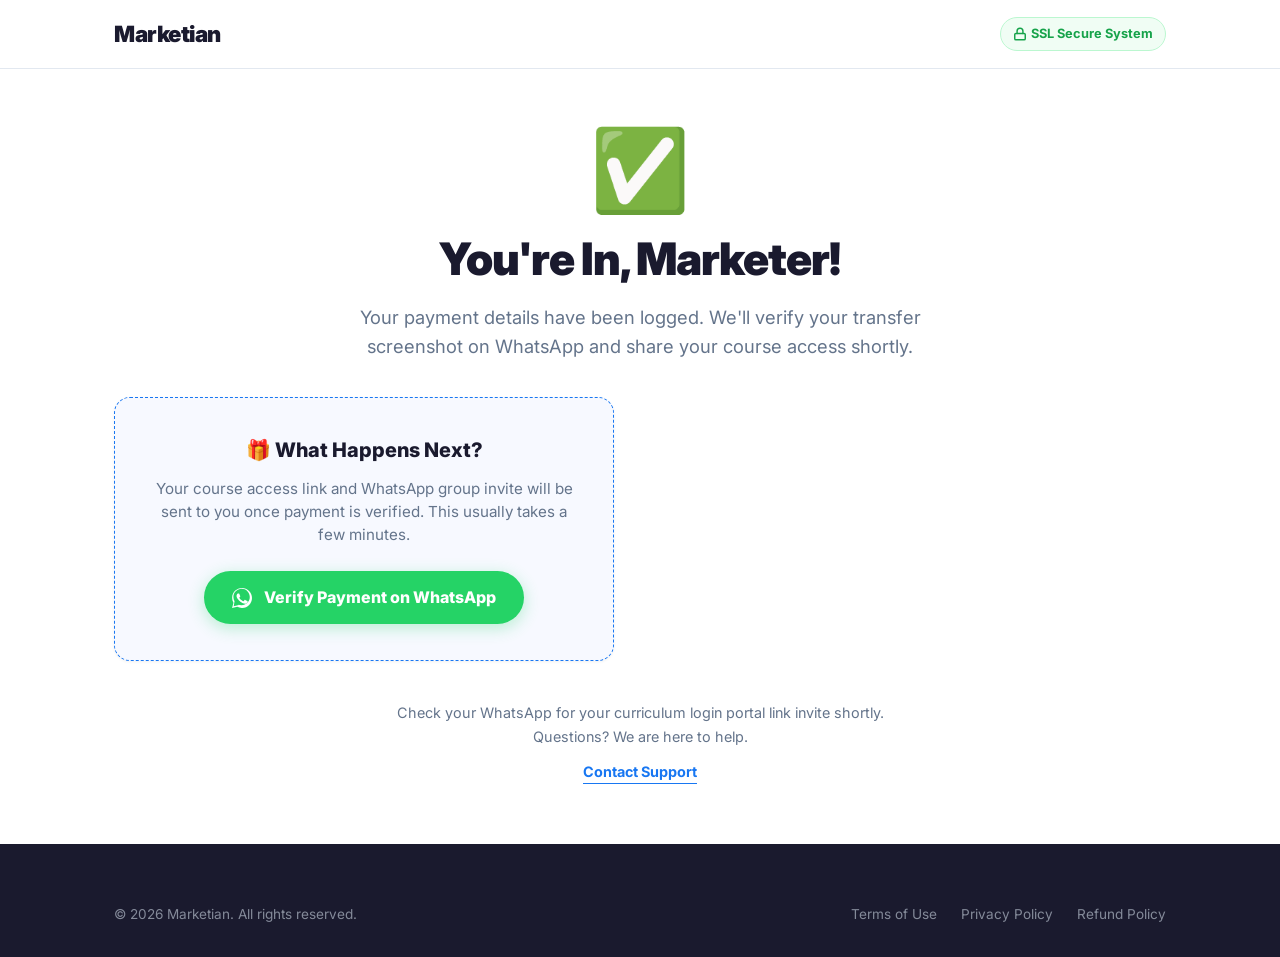
<file: success.html>
<!DOCTYPE html>
<html lang="en">
<head>
  <!-- Google tag (gtag.js) -->
  <script async src="https://www.googletagmanager.com/gtag/js?id=G-BTTM5J4LSX"></script>
  <script>
    window.dataLayer = window.dataLayer || [];
    function gtag(){dataLayer.push(arguments);}
    gtag('js', new Date());

    gtag('config', 'G-BTTM5J4LSX');
  </script>
  <meta charset="UTF-8" />
  <meta name="viewport" content="width=device-width, initial-scale=1.0" />
  <title>Welcome to the Tribe! | Marketian</title>
  <link rel="icon" type="image/svg+xml" href="data:image/svg+xml,<svg xmlns=%22http://www.w3.org/2000/svg%22 viewBox=%220 0 100 100%22><rect width=%22100%22 height=%22100%22 rx=%2222%22 fill=%22%231877F2%22/><text x=%2250%25%22 y=%2253%25%22 dominant-baseline=%22central%22 text-anchor=%22middle%22 font-family=%22system-ui,sans-serif%22 font-weight=%22bold%22 font-size=%2255%22 fill=%22%23ffffff%22>M</text></svg>">
  
  <link rel="preconnect" href="https://fonts.googleapis.com" />
  <link rel="preconnect" href="https://fonts.gstatic.com" crossorigin />
  <link href="https://fonts.googleapis.com/css2?family=Inter:wght@400;500;600;700;800;900&display=swap" rel="stylesheet" />
  <link rel="stylesheet" href="styles.css" />
  
  <!-- Meta Pixel Code -->
  <script>
    !function(f,b,e,v,n,t,s)
    {if(f.fbq)return;n=f.fbq=function(){n.callMethod?
    n.callMethod.apply(n,arguments):n.queue.push(arguments)};
    if(!f._fbq)f._fbq=n;n.push=n;n.loaded=!0;n.version='2.0';
    n.queue=[];t=b.createElement(e);t.async=!0;
    t.src=v;s=b.getElementsByTagName(e)[0];
    s.parentNode.insertBefore(t,s)}(window, document,'script',
    'https://connect.facebook.net/en_US/fbevents.js');
    // Replace 'YOUR_PIXEL_ID' with your actual Meta Pixel ID in production
    fbq('init', '1622955485439618');
    fbq('track', 'PageView');
  </script>
  <noscript><img height="1" width="1" style="display:none"
    src="https://www.facebook.com/tr?id=1622955485439618&ev=PageView&noscript=1" /></noscript>
  <!-- End Meta Pixel Code -->

  <style>
    .success-page {
      display: flex;
      flex-direction: column;
      align-items: center;
      justify-content: center;
      text-align: center;
      min-height: 80vh;
      padding: 60px 20px;
    }
    .success-icon {
      font-size: 5rem;
      margin-bottom: 24px;
      line-height: 1;
      display: inline-block;
      animation: pop-check 0.6s cubic-bezier(0.175, 0.885, 0.32, 1.275) forwards;
    }
    @keyframes pop-check {
      0% { transform: scale(0.5); opacity: 0; }
      100% { transform: scale(1); opacity: 1; }
    }
    .success-title {
      font-size: 2.8rem;
      font-weight: 900;
      letter-spacing: -0.02em;
      margin-bottom: 16px;
      line-height: 1.2;
    }
    .success-desc {
      font-size: 1.15rem;
      color: var(--color-text-muted);
      max-width: 600px;
      margin: 0 auto 36px;
      line-height: 1.6;
    }
    .success-card {
      background: var(--color-bg-alt);
      border: 1px dashed var(--color-primary);
      border-radius: var(--radius-md);
      padding: 36px 32px;
      max-width: 500px;
      width: 100%;
      box-shadow: var(--shadow-sm);
      margin-bottom: 40px;
      text-align: center;
    }
    .success-card h2 {
      font-size: 1.25rem;
      font-weight: 800;
      margin-bottom: 12px;
      color: var(--color-text);
    }
    .success-card p {
      font-size: 0.95rem;
      color: var(--color-text-muted);
      line-height: 1.5;
      margin-bottom: 24px;
    }
    .btn-success-download {
      display: inline-flex;
      align-items: center;
      justify-content: center;
      gap: 8px;
      background: #25D366;
      color: #fff !important;
      font-weight: 800;
      font-size: 1rem;
      padding: 14px 28px;
      border-radius: var(--radius-pill);
      box-shadow: 0 4px 16px rgba(37, 211, 102, 0.3);
      text-decoration: none;
      transition: all var(--transition-fast);
      cursor: pointer;
    }
    .btn-success-download:hover {
      transform: translateY(-2px);
      box-shadow: 0 8px 24px rgba(37, 211, 102, 0.45);
    }
    .support-section {
      margin-top: 20px;
      font-size: 0.9rem;
      color: var(--color-text-muted);
    }
    .btn-success-support {
      display: inline-block;
      margin-top: 12px;
      font-weight: 700;
      color: var(--color-primary);
      text-decoration: none;
      border-bottom: 1px solid var(--color-primary);
      transition: opacity 0.2s ease;
    }
    .btn-success-support:hover {
      opacity: 0.8;
    }
    @media (max-width: 480px) {
      .success-title {
        font-size: 2rem;
      }
      .success-desc {
        font-size: 1rem;
      }
      .success-card {
        padding: 24px 20px;
      }
    }
  </style>
</head>
<body class="success-page-body">

  <!-- ========== SECURE HEADER ========== -->
  <header class="checkout-header">
    <div class="container checkout-header__inner">
      <a href="index.html" class="checkout-header__logo">Marketian</a>
      <div class="checkout-header__secure">
        <svg class="secure-icon" width="14" height="14" viewBox="0 0 24 24" fill="none" stroke="currentColor" stroke-width="2.5" stroke-linecap="round" stroke-linejoin="round" style="vertical-align:middle; margin-right:4px;"><rect x="3" y="11" width="18" height="11" rx="2" ry="2"/><path d="M7 11V7a5 5 0 0 1 10 0v4"/></svg>
        <span>SSL Secure System</span>
      </div>
    </div>
  </header>

  <!-- ========== SUCCESS PAGE CONTENT ========== -->
  <main class="success-page">
    <div class="container">
      <div class="success-icon">✅</div>
      <h1 class="success-title text-gradient">You're In, Marketer!</h1>
      <p class="success-desc">Your payment details have been logged. We'll verify your transfer screenshot on WhatsApp and share your course access shortly.</p>
      
      <div class="success-card">
        <h2>🎁 What Happens Next?</h2>
        <p>Your course access link and WhatsApp group invite will be sent to you once payment is verified. This usually takes a few minutes.</p>
        <a href="https://wa.me/923255090258?text=I%20just%20paid!%20Please%20verify%20my%20payment." target="_blank" class="btn-success-download">
          <svg width="20" height="20" viewBox="0 0 24 24" fill="currentColor" style="vertical-align:middle; margin-right:4px;"><path d="M.057 24l1.687-6.163c-1.041-1.804-1.588-3.849-1.587-5.946C.06 5.348 5.397.01 12.008.01c3.202.001 6.212 1.246 8.477 3.513 2.262 2.268 3.507 5.28 3.505 8.484-.004 6.657-5.34 11.997-11.953 11.997-2.005-.001-3.973-.5-5.739-1.446L0 24zm6.59-4.846c1.6.95 3.188 1.449 4.825 1.451 5.436 0 9.86-4.37 9.864-9.799.002-2.623-1.023-5.086-2.885-6.948C16.666 2.012 14.193.988 11.577.988c-5.45 0-9.882 4.379-9.887 9.807-.002 1.778.474 3.51 1.378 5.022L2.082 21.92l6.23-1.616c.11.06.21.12.33.18zM18.15 15.34c-.33-.16-1.961-.97-2.264-1.08-.304-.11-.524-.16-.744.16-.219.33-.852 1.08-1.042 1.3-.19.22-.38.24-.71.08-.33-.16-1.39-.51-2.65-1.63-.98-.87-1.64-1.95-1.83-2.28-.19-.33-.02-.51.15-.67.15-.15.33-.38.49-.57.16-.19.22-.33.33-.55.11-.22.05-.41-.02-.57-.08-.16-.74-1.8-1.02-2.48-.27-.66-.55-.57-.74-.58h-.63c-.22 0-.58.08-.88.41-.3.33-1.15 1.12-1.15 2.73s1.17 3.16 1.33 3.38c.16.22 2.3 3.52 5.58 4.94.78.34 1.39.54 1.86.69.78.25 1.49.21 2.05.13.62-.09 1.96-.8 2.24-1.57.28-.77.28-1.43.2-1.57-.08-.14-.3-.23-.63-.39z"/></svg>
          Verify Payment on WhatsApp
        </a>
      </div>

      <div class="support-section">
        <p>Check your WhatsApp for your curriculum login portal link invite shortly.</p>
        <p>Questions? We are here to help.</p>
        <a href="https://wa.me/923255090258" target="_blank" class="btn-success-support">Contact Support</a>
      </div>
    </div>
  </main>

  <!-- ========== FOOTER ========== -->
  <footer class="footer">
    <div class="container footer__inner">
      <div class="footer__bottom" style="border-top: none; padding-top: 0;">
        <p>&copy; 2026 Marketian. All rights reserved.</p>
        <nav class="footer__links" aria-label="Footer navigation">
          <a href="terms.html">Terms of Use</a>
          <a href="privacy.html">Privacy Policy</a>
          <a href="refund.html">Refund Policy</a>
        </nav>
      </div>
    </div>
  </footer>

</body>
</html>
</file>
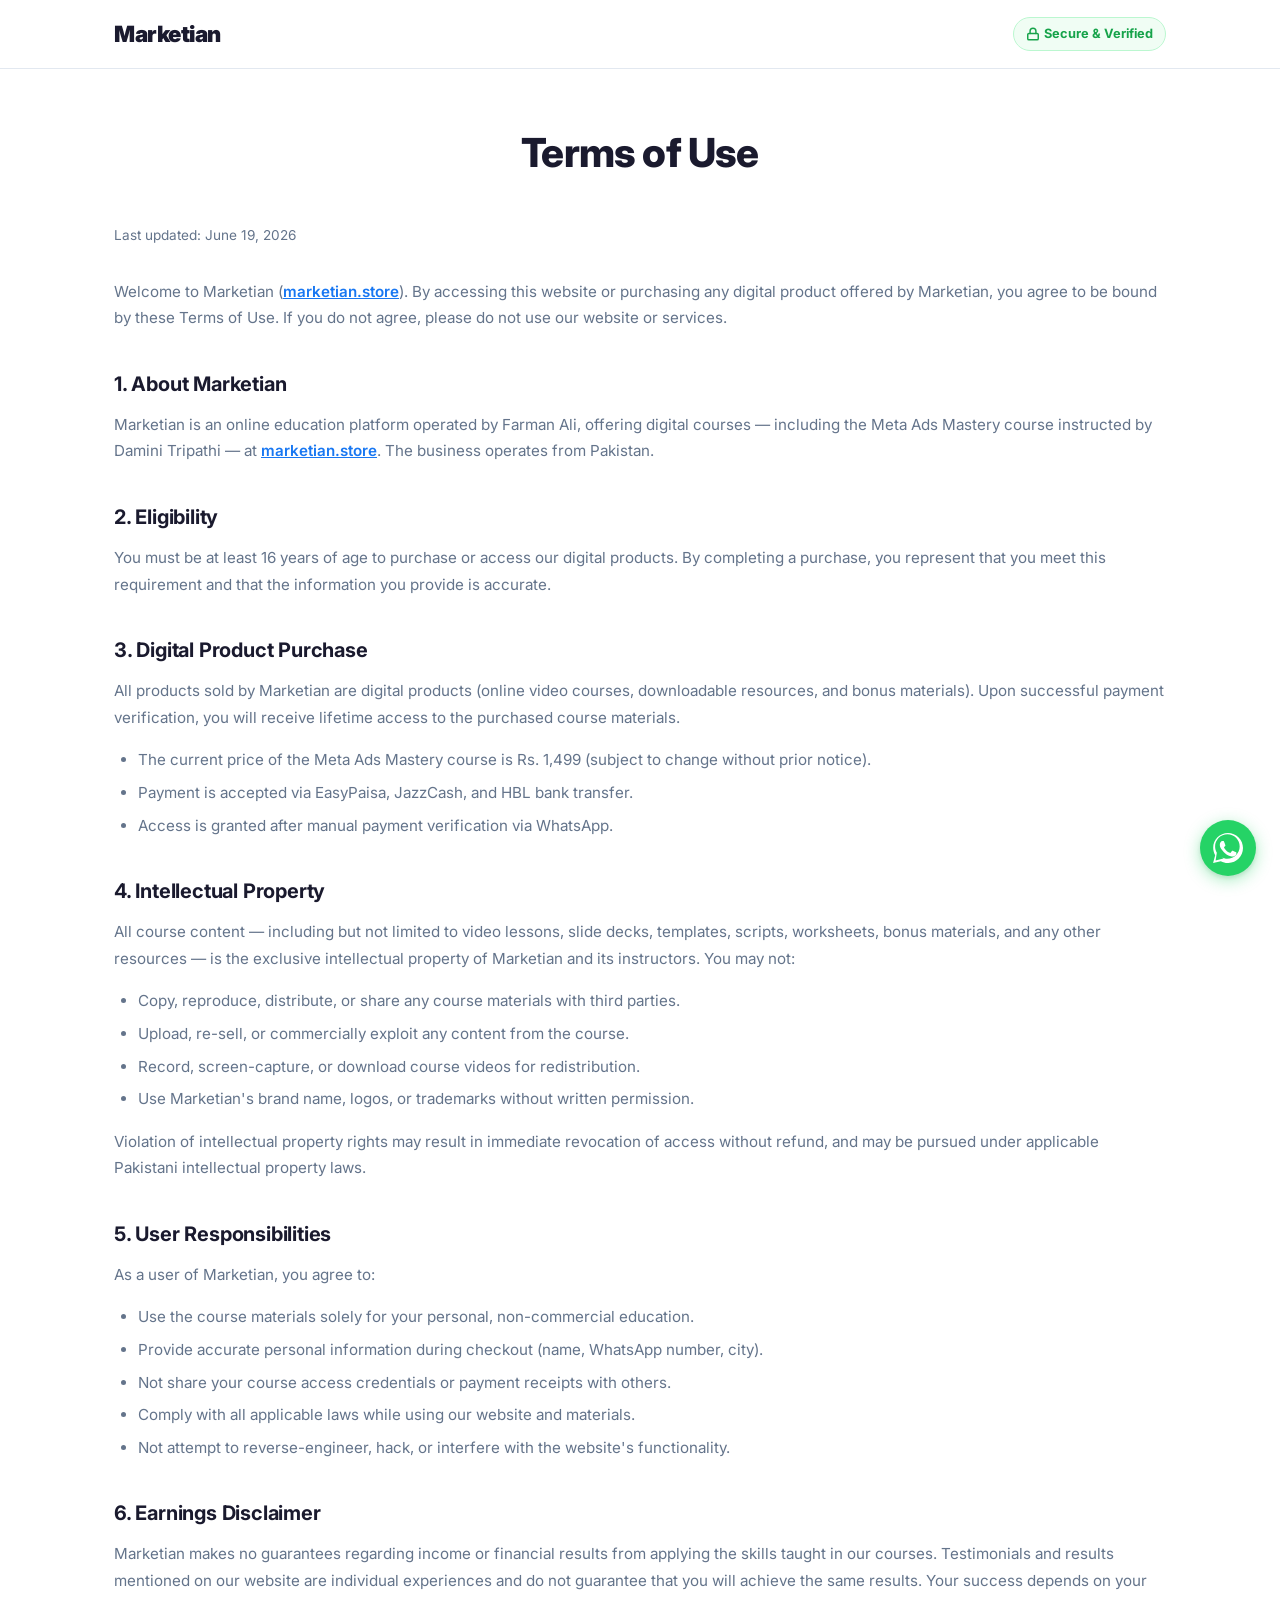
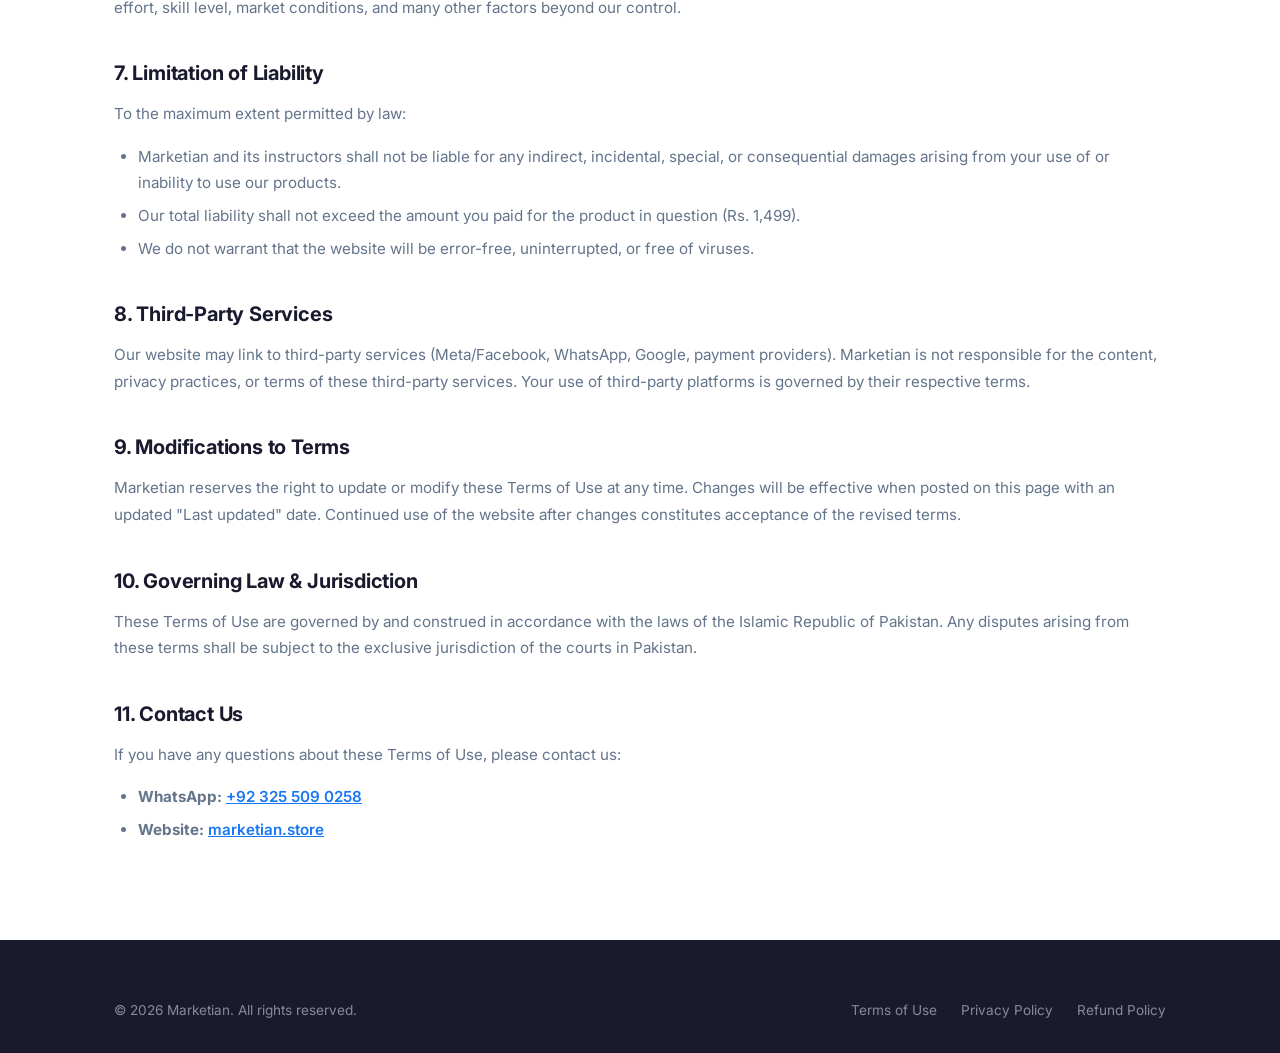
<file: terms.html>
<!DOCTYPE html>
<html lang="en">
<head>
  <!-- Google tag (gtag.js) -->
  <script async src="https://www.googletagmanager.com/gtag/js?id=G-BTTM5J4LSX"></script>
  <script>
    window.dataLayer = window.dataLayer || [];
    function gtag(){dataLayer.push(arguments);}
    gtag('js', new Date());

    gtag('config', 'G-BTTM5J4LSX');
  </script>
  <meta charset="UTF-8" />
  <meta name="viewport" content="width=device-width, initial-scale=1.0" />
  <meta name="description" content="Terms of Use for Marketian — a digital Meta Ads course sold at marketian.store. Read our terms before purchasing." />
  <meta name="robots" content="index, follow" />
  <title>Terms of Use | Marketian</title>
  <link rel="icon" type="image/svg+xml" href="data:image/svg+xml,<svg xmlns=%22http://www.w3.org/2000/svg%22 viewBox=%220 0 100 100%22><rect width=%22100%22 height=%22100%22 rx=%2222%22 fill=%22%231877F2%22/><text x=%2250%25%22 y=%2253%25%22 dominant-baseline=%22central%22 text-anchor=%22middle%22 font-family=%22system-ui,sans-serif%22 font-weight=%22bold%22 font-size=%2255%22 fill=%22%23ffffff%22>M</text></svg>">

  <link rel="preconnect" href="https://fonts.googleapis.com" />
  <link rel="preconnect" href="https://fonts.gstatic.com" crossorigin />
  <link href="https://fonts.googleapis.com/css2?family=Inter:ital,wght@0,400;0,500;0,600;0,700;0,800;0,900;1,400;1,500;1,600;1,700;1,800;1,900&display=swap" rel="stylesheet" />
  <link rel="stylesheet" href="styles.css" />

  <!-- Page-specific styles for policy content -->
  <style>
    .policy-main {
      padding: 60px 0 80px;
      flex: 1;
    }
    .policy-last-updated {
      font-size: 0.85rem;
      color: var(--color-text-muted);
      margin-bottom: 32px;
    }
    .policy-content h2 {
      font-size: 1.25rem;
      font-weight: 700;
      color: var(--color-text);
      margin-top: 36px;
      margin-bottom: 12px;
      letter-spacing: -0.01em;
    }
    .policy-content p {
      font-size: 0.95rem;
      color: var(--color-text-muted);
      line-height: 1.75;
      margin-bottom: 16px;
    }
    .policy-content ul {
      list-style: disc;
      padding-left: 24px;
      margin-bottom: 16px;
    }
    .policy-content ul li {
      font-size: 0.95rem;
      color: var(--color-text-muted);
      line-height: 1.75;
      margin-bottom: 6px;
    }
    .policy-content a {
      color: var(--color-primary);
      font-weight: 600;
      text-decoration: underline;
    }
    .policy-content a:hover {
      color: var(--color-primary-dark);
    }
  </style>

  <!-- Meta Pixel Code -->
  <script>
    !function(f,b,e,v,n,t,s)
    {if(f.fbq)return;n=f.fbq=function(){n.callMethod?
    n.callMethod.apply(n,arguments):n.queue.push(arguments)};
    if(!f._fbq)f._fbq=n;n.push=n;n.loaded=!0;n.version='2.0';
    n.queue=[];t=b.createElement(e);t.async=!0;
    t.src=v;s=b.getElementsByTagName(e)[0];
    s.parentNode.insertBefore(t,s)}(window, document,'script',
    'https://connect.facebook.net/en_US/fbevents.js');
    fbq('init', '1622955485439618');
    fbq('track', 'PageView');
  </script>
  <noscript><img height="1" width="1" style="display:none"
    src="https://www.facebook.com/tr?id=1622955485439618&ev=PageView&noscript=1" /></noscript>
  <!-- End Meta Pixel Code -->
</head>
<body class="checkout-page">

  <!-- ========== SECURE HEADER ========== -->
  <header class="checkout-header">
    <div class="container checkout-header__inner">
      <a href="index.html" class="checkout-header__logo">Marketian</a>
      <div class="checkout-header__secure">
        <svg class="secure-icon" width="14" height="14" viewBox="0 0 24 24" fill="none" stroke="currentColor" stroke-width="2.5" stroke-linecap="round" stroke-linejoin="round" style="vertical-align:middle; margin-right:4px;"><rect x="3" y="11" width="18" height="11" rx="2" ry="2"/><path d="M7 11V7a5 5 0 0 1 10 0v4"/></svg>
        <span>Secure &amp; Verified</span>
      </div>
    </div>
  </header>

  <!-- ========== TERMS OF USE CONTENT ========== -->
  <main class="policy-main">
    <div class="container">
      <h1 class="section-title">Terms of Use</h1>
      <p class="policy-last-updated">Last updated: June 19, 2026</p>

      <div class="policy-content">
        <p>Welcome to Marketian (<a href="https://marketian.store" target="_blank" rel="noopener noreferrer">marketian.store</a>). By accessing this website or purchasing any digital product offered by Marketian, you agree to be bound by these Terms of Use. If you do not agree, please do not use our website or services.</p>

        <h2>1. About Marketian</h2>
        <p>Marketian is an online education platform operated by Farman Ali, offering digital courses — including the Meta Ads Mastery course instructed by Damini Tripathi — at <a href="https://marketian.store" target="_blank" rel="noopener noreferrer">marketian.store</a>. The business operates from Pakistan.</p>

        <h2>2. Eligibility</h2>
        <p>You must be at least 16 years of age to purchase or access our digital products. By completing a purchase, you represent that you meet this requirement and that the information you provide is accurate.</p>

        <h2>3. Digital Product Purchase</h2>
        <p>All products sold by Marketian are digital products (online video courses, downloadable resources, and bonus materials). Upon successful payment verification, you will receive lifetime access to the purchased course materials.</p>
        <ul>
          <li>The current price of the Meta Ads Mastery course is Rs. 1,499 (subject to change without prior notice).</li>
          <li>Payment is accepted via EasyPaisa, JazzCash, and HBL bank transfer.</li>
          <li>Access is granted after manual payment verification via WhatsApp.</li>
        </ul>

        <h2>4. Intellectual Property</h2>
        <p>All course content — including but not limited to video lessons, slide decks, templates, scripts, worksheets, bonus materials, and any other resources — is the exclusive intellectual property of Marketian and its instructors. You may not:</p>
        <ul>
          <li>Copy, reproduce, distribute, or share any course materials with third parties.</li>
          <li>Upload, re-sell, or commercially exploit any content from the course.</li>
          <li>Record, screen-capture, or download course videos for redistribution.</li>
          <li>Use Marketian's brand name, logos, or trademarks without written permission.</li>
        </ul>
        <p>Violation of intellectual property rights may result in immediate revocation of access without refund, and may be pursued under applicable Pakistani intellectual property laws.</p>

        <h2>5. User Responsibilities</h2>
        <p>As a user of Marketian, you agree to:</p>
        <ul>
          <li>Use the course materials solely for your personal, non-commercial education.</li>
          <li>Provide accurate personal information during checkout (name, WhatsApp number, city).</li>
          <li>Not share your course access credentials or payment receipts with others.</li>
          <li>Comply with all applicable laws while using our website and materials.</li>
          <li>Not attempt to reverse-engineer, hack, or interfere with the website's functionality.</li>
        </ul>

        <h2>6. Earnings Disclaimer</h2>
        <p>Marketian makes no guarantees regarding income or financial results from applying the skills taught in our courses. Testimonials and results mentioned on our website are individual experiences and do not guarantee that you will achieve the same results. Your success depends on your effort, skill level, market conditions, and many other factors beyond our control.</p>

        <h2>7. Limitation of Liability</h2>
        <p>To the maximum extent permitted by law:</p>
        <ul>
          <li>Marketian and its instructors shall not be liable for any indirect, incidental, special, or consequential damages arising from your use of or inability to use our products.</li>
          <li>Our total liability shall not exceed the amount you paid for the product in question (Rs. 1,499).</li>
          <li>We do not warrant that the website will be error-free, uninterrupted, or free of viruses.</li>
        </ul>

        <h2>8. Third-Party Services</h2>
        <p>Our website may link to third-party services (Meta/Facebook, WhatsApp, Google, payment providers). Marketian is not responsible for the content, privacy practices, or terms of these third-party services. Your use of third-party platforms is governed by their respective terms.</p>

        <h2>9. Modifications to Terms</h2>
        <p>Marketian reserves the right to update or modify these Terms of Use at any time. Changes will be effective when posted on this page with an updated "Last updated" date. Continued use of the website after changes constitutes acceptance of the revised terms.</p>

        <h2>10. Governing Law &amp; Jurisdiction</h2>
        <p>These Terms of Use are governed by and construed in accordance with the laws of the Islamic Republic of Pakistan. Any disputes arising from these terms shall be subject to the exclusive jurisdiction of the courts in Pakistan.</p>

        <h2>11. Contact Us</h2>
        <p>If you have any questions about these Terms of Use, please contact us:</p>
        <ul>
          <li><strong>WhatsApp:</strong> <a href="https://wa.me/923255090258" target="_blank" rel="noopener noreferrer">+92 325 509 0258</a></li>
          <li><strong>Website:</strong> <a href="https://marketian.store" target="_blank" rel="noopener noreferrer">marketian.store</a></li>
        </ul>
      </div>
    </div>
  </main>

  <!-- ========== FOOTER ========== -->
  <footer class="footer">
    <div class="container footer__inner">
      <div class="footer__bottom" style="border-top: none; padding-top: 0;">
        <p>&copy; 2026 Marketian. All rights reserved.</p>
        <nav class="footer__links" aria-label="Footer navigation">
          <a href="terms.html">Terms of Use</a>
          <a href="privacy.html">Privacy Policy</a>
          <a href="refund.html">Refund Policy</a>
        </nav>
      </div>
    </div>
  </footer>

  <!-- ========== FLOATING WHATSAPP WIDGET ========== -->
  <a href="https://wa.me/923255090258?text=Hi!%20I%20have%20a%20question%20about%20Marketian..." target="_blank" class="whatsapp-widget" aria-label="Chat on WhatsApp">
    <svg viewBox="0 0 24 24"><path d="M.057 24l1.687-6.163c-1.041-1.804-1.588-3.849-1.587-5.946C.06 5.348 5.397.01 12.008.01c3.202.001 6.212 1.246 8.477 3.513 2.262 2.268 3.507 5.28 3.505 8.484-.004 6.657-5.34 11.997-11.953 11.997-2.005-.001-3.973-.5-5.739-1.446L0 24zm6.59-4.846c1.6.95 3.188 1.449 4.825 1.451 5.436 0 9.86-4.37 9.864-9.799.002-2.623-1.023-5.086-2.885-6.948C16.666 2.012 14.193.988 11.577.988c-5.45 0-9.882 4.379-9.887 9.807-.002 1.778.474 3.51 1.378 5.022L2.082 21.92l6.23-1.616c.11.06.21.12.33.18zM18.15 15.34c-.33-.16-1.961-.97-2.264-1.08-.304-.11-.524-.16-.744.16-.219.33-.852 1.08-1.042 1.3-.19.22-.38.24-.71.08-.33-.16-1.39-.51-2.65-1.63-.98-.87-1.64-1.95-1.83-2.28-.19-.33-.02-.51.15-.67.15-.15.33-.38.49-.57.16-.19.22-.33.33-.55.11-.22.05-.41-.02-.57-.08-.16-.74-1.8-1.02-2.48-.27-.66-.55-.57-.74-.58h-.63c-.22 0-.58.08-.88.41-.3.33-1.15 1.12-1.15 2.73s1.17 3.16 1.33 3.38c.16.22 2.3 3.52 5.58 4.94.78.34 1.39.54 1.86.69.78.25 1.49.21 2.05.13.62-.09 1.96-.8 2.24-1.57.28-.77.28-1.43.2-1.57-.08-.14-.3-.23-.63-.39z"/></svg>
  </a>

</body>
</html>
</file>
<file: styles.css>
/* ================================================
   MARKETIAN — Landing Page Styles
   ================================================ */

/* ---------- CSS Custom Properties ---------- */
:root {
  --color-primary: #1877F2;
  --color-primary-dark: #1565d8;
  --color-primary-light: #e8f0fe;
  --color-accent: #7c3aed;
  --color-accent-dark: #6d28d9;
  --color-accent-light: #ede9fe;
  --color-bg: #ffffff;
  --color-bg-alt: #F7F9FF;
  --color-text: #1a1a2e;
  --color-text-muted: #64748b;
  --color-text-light: #94a3b8;
  --color-border: #e2e8f0;
  --color-footer-bg: #1a1a2e;
  --color-footer-text: #cbd5e1;
  --font-sans: 'Inter', -apple-system, BlinkMacSystemFont, 'Segoe UI', sans-serif;
  --radius-sm: 8px;
  --radius-md: 16px;
  --radius-lg: 24px;
  --radius-pill: 50px;
  --shadow-sm: 0 1px 3px rgba(0, 0, 0, 0.06);
  --shadow-md: 0 4px 12px rgba(0, 0, 0, 0.08);
  --shadow-lg: 0 12px 40px rgba(0, 0, 0, 0.12);
  --shadow-xl: 0 20px 60px rgba(0, 0, 0, 0.15);
  --shadow-card-hover: 0 16px 48px rgba(24, 119, 242, 0.12);
  --transition-fast: 0.2s cubic-bezier(0.4, 0, 0.2, 1);
  --transition-base: 0.3s cubic-bezier(0.4, 0, 0.2, 1);
  --transition-slow: 0.5s cubic-bezier(0.4, 0, 0.2, 1);
  --max-width: 1100px;
  --header-height: 80px;
}

/* ---------- Reset & Base ---------- */
*,
*::before,
*::after {
  box-sizing: border-box;
  margin: 0;
  padding: 0;
}

html {
  scroll-behavior: smooth;
  -webkit-text-size-adjust: 100%;
}

body {
  font-family: var(--font-sans);
  color: var(--color-text);
  background: var(--color-bg);
  line-height: 1.6;
  -webkit-font-smoothing: antialiased;
  -moz-osx-font-smoothing: grayscale;
  overflow-x: hidden;
}

img {
  max-width: 100%;
  display: block;
}

a {
  text-decoration: none;
  color: inherit;
}

ul {
  list-style: none;
}

button {
  border: none;
  background: none;
  cursor: pointer;
  font-family: inherit;
  font-size: inherit;
  color: inherit;
}

/* ---------- Utilities ---------- */
.container {
  width: 100%;
  max-width: var(--max-width);
  margin: 0 auto;
  padding: 0 24px;
}

.text-blue {
  color: var(--color-primary);
}

.section-title {
  font-size: clamp(1.75rem, 4vw, 2.5rem);
  font-weight: 800;
  text-align: center;
  margin-bottom: 48px;
  letter-spacing: -0.02em;
  line-height: 1.2;
}

.section-cta {
  text-align: center;
  margin-top: 48px;
}

/* ---------- Buttons ---------- */
.btn {
  display: inline-flex;
  align-items: center;
  justify-content: center;
  font-weight: 700;
  font-size: 1rem;
  padding: 14px 36px;
  border-radius: var(--radius-pill);
  transition: all var(--transition-base);
  cursor: pointer;
  border: none;
  white-space: nowrap;
  position: relative;
  overflow: hidden;
}

.btn::after {
  content: '';
  position: absolute;
  inset: 0;
  background: linear-gradient(135deg, rgba(255,255,255,0.2) 0%, transparent 60%);
  opacity: 0;
  transition: opacity var(--transition-fast);
}

.btn:hover::after {
  opacity: 1;
}

.btn--purple {
  background: linear-gradient(135deg, var(--color-accent), #9333ea);
  color: #fff;
  box-shadow: 0 4px 20px rgba(124, 58, 237, 0.35);
}

.btn--purple:hover {
  transform: translateY(-2px);
  box-shadow: 0 8px 30px rgba(124, 58, 237, 0.45);
}

.btn--blue {
  background: linear-gradient(135deg, var(--color-primary), #2563eb);
  color: #fff;
  box-shadow: 0 4px 20px rgba(24, 119, 242, 0.35);
}

.btn--blue:hover {
  transform: translateY(-2px);
  box-shadow: 0 8px 30px rgba(24, 119, 242, 0.45);
}

.btn--lg {
  font-size: 1.125rem;
  padding: 18px 48px;
}

.btn--pulse {
  animation: pulse-glow 2.5s ease-in-out infinite;
}

@keyframes pulse-glow {
  0%, 100% {
    box-shadow: 0 4px 20px rgba(24, 119, 242, 0.35);
  }
  50% {
    box-shadow: 0 4px 40px rgba(24, 119, 242, 0.55), 0 0 60px rgba(24, 119, 242, 0.2);
  }
}

/* ---------- Fade-in Animation ---------- */
.fade-in {
  opacity: 0;
  transform: translateY(30px);
  transition: opacity 0.7s cubic-bezier(0.4, 0, 0.2, 1), transform 0.7s cubic-bezier(0.4, 0, 0.2, 1);
}

.fade-in.is-visible {
  opacity: 1;
  transform: translateY(0);
}

/* ================================================
   HEADER
   ================================================ */
.header {
  position: fixed;
  top: 0;
  left: 0;
  right: 0;
  height: var(--header-height);
  background: rgba(255, 255, 255, 0.92);
  backdrop-filter: blur(16px);
  -webkit-backdrop-filter: blur(16px);
  z-index: 1000;
  transition: box-shadow var(--transition-base);
  border-bottom: 1px solid transparent;
}

.header--scrolled {
  box-shadow: 0 2px 20px rgba(0, 0, 0, 0.08);
  border-bottom-color: var(--color-border);
}

.header__inner {
  display: flex;
  align-items: center;
  justify-content: space-between;
  height: 100%;
}

.header__logo {
  font-size: 1.5rem;
  font-weight: 900;
  color: var(--color-primary);
  letter-spacing: -0.03em;
}

.header__action-btn {
  font-weight: 700;
  font-size: 0.9rem;
  padding: 10px 24px;
  border-radius: var(--radius-pill);
  background: var(--color-primary);
  color: #fff !important;
  transition: all var(--transition-fast);
  box-shadow: 0 4px 12px rgba(24, 119, 242, 0.2);
}

.header__action-btn:hover {
  background: var(--color-primary-dark);
  transform: translateY(-1px);
  box-shadow: 0 6px 16px rgba(24, 119, 242, 0.3);
}

/* ================================================
   HERO
   ================================================ */
.hero {
  padding-top: calc(var(--header-height) + 60px);
  padding-bottom: 80px;
  text-align: center;
  background: linear-gradient(180deg, #fff 0%, var(--color-bg-alt) 100%);
  position: relative;
  overflow: hidden;
}

/* Decorative bg blobs */
.hero::before,
.hero::after {
  content: '';
  position: absolute;
  border-radius: 50%;
  filter: blur(100px);
  opacity: 0.15;
  pointer-events: none;
}

.hero::before {
  width: 600px;
  height: 600px;
  background: var(--color-primary);
  top: -200px;
  right: -200px;
}

.hero::after {
  width: 500px;
  height: 500px;
  background: var(--color-accent);
  bottom: -150px;
  left: -200px;
}

.hero__inner {
  position: relative;
  z-index: 1;
}

.hero__badge {
  display: inline-flex;
  align-items: center;
  gap: 8px;
  padding: 8px 20px;
  border-radius: var(--radius-pill);
  background: var(--color-primary-light);
  color: var(--color-primary);
  font-weight: 600;
  font-size: 0.875rem;
  margin-bottom: 28px;
  animation: fadeInDown 0.8s ease-out;
}

.hero__badge-dot {
  width: 8px;
  height: 8px;
  border-radius: 50%;
  background: var(--color-primary);
  animation: dot-pulse 2s ease-in-out infinite;
}

@keyframes dot-pulse {
  0%, 100% { opacity: 1; transform: scale(1); }
  50% { opacity: 0.5; transform: scale(1.4); }
}

@keyframes fadeInDown {
  from { opacity: 0; transform: translateY(-20px); }
  to { opacity: 1; transform: translateY(0); }
}

.hero__title {
  font-size: clamp(1.8rem, 6vw, 3.75rem);
  font-weight: 900;
  line-height: 1.15;
  letter-spacing: -0.03em;
  margin-bottom: 20px;
  animation: fadeInDown 0.8s ease-out 0.1s both;
}

.hero__title--blue {
  color: var(--color-primary);
  font-style: italic;
  display: block;
}

.hero__subtitle {
  font-size: clamp(1rem, 2vw, 1.2rem);
  color: var(--color-text-muted);
  max-width: 640px;
  margin: 0 auto 32px;
  line-height: 1.7;
  animation: fadeInDown 0.8s ease-out 0.2s both;
}

.hero__pricing {
  margin-bottom: 24px;
  display: flex;
  align-items: center;
  justify-content: center;
  gap: 16px;
  animation: fadeInDown 0.8s ease-out 0.3s both;
}

.hero__price-old {
  font-size: 1.3rem;
  color: var(--color-text-light);
  text-decoration: line-through;
  font-weight: 500;
}

.hero__price-new {
  font-size: 2.2rem;
  font-weight: 900;
  color: var(--color-accent);
}

.hero__cta {
  animation: fadeInDown 0.8s ease-out 0.4s both;
}

.hero__lifetime {
  margin-top: 20px;
  font-size: 0.95rem;
  color: var(--color-primary);
  font-weight: 600;
  animation: fadeInDown 0.8s ease-out 0.5s both;
}

.cta-subtext {
  margin-top: 10px;
  font-size: 0.85rem;
  font-weight: 700;
  color: #ea580c; /* High-contrast orange for bonuses/value stack */
  text-align: center;
  display: block;
}

.hero-subtext {
  animation: fadeInDown 0.8s ease-out 0.5s both;
  margin-bottom: 8px;
}

.hero__cta-big {
  margin-top: 24px;
  font-size: 1.1rem;
  padding: 16px 48px;
  animation: fadeInDown 0.8s ease-out 0.55s both;
}

.hero__trust {
  display: flex;
  flex-wrap: wrap;
  justify-content: center;
  gap: 20px;
  margin-top: 36px;
  animation: fadeInDown 0.8s ease-out 0.6s both;
}

.hero__trust span {
  font-size: 0.85rem;
  color: var(--color-text-muted);
  font-weight: 500;
  display: flex;
  align-items: center;
  gap: 4px;
}

/* ================================================
   LOGO MARQUEE
   ================================================ */
.marquee-section {
  padding: 60px 0 50px;
  background: var(--color-bg);
  overflow: hidden;
}

.marquee-wrapper {
  position: relative;
  overflow: hidden;
  margin-top: 36px;
}

.marquee-wrapper::before,
.marquee-wrapper::after {
  content: '';
  position: absolute;
  top: 0;
  bottom: 0;
  width: 120px;
  z-index: 2;
  pointer-events: none;
}

.marquee-wrapper::before {
  left: 0;
  background: linear-gradient(90deg, var(--color-bg) 0%, transparent 100%);
}

.marquee-wrapper::after {
  right: 0;
  background: linear-gradient(270deg, var(--color-bg) 0%, transparent 100%);
}

.marquee-track {
  display: flex;
  gap: 40px;
  animation: marquee-scroll 25s linear infinite;
  width: max-content;
}

.marquee-item {
  flex-shrink: 0;
  display: flex;
  align-items: center;
  justify-content: center;
  padding: 16px 36px;
  background: var(--color-bg-alt);
  border: 1px solid var(--color-border);
  border-radius: var(--radius-sm);
  font-weight: 700;
  font-size: 0.95rem;
  color: var(--color-text-muted);
  letter-spacing: 0.02em;
  white-space: nowrap;
  min-width: 140px;
  transition: all var(--transition-fast);
}

@keyframes marquee-scroll {
  0% { transform: translateX(0); }
  100% { transform: translateX(-50%); }
}

/* ================================================
   WHY INVEST
   ================================================ */
.why-invest {
  padding: 100px 0;
  background: var(--color-bg-alt);
}

.benefits {
  display: flex;
  flex-direction: column;
  gap: 20px;
  max-width: 720px;
  margin: 0 auto;
}

.benefit-card {
  display: flex;
  align-items: flex-start;
  gap: 20px;
  padding: 28px;
  background: var(--color-bg);
  border-radius: var(--radius-md);
  border: 1px solid var(--color-border);
  transition: all var(--transition-base);
  box-shadow: var(--shadow-sm);
}

.benefit-card:hover {
  transform: translateY(-3px);
  box-shadow: var(--shadow-card-hover);
  border-color: rgba(24, 119, 242, 0.2);
}

.benefit-card__icon {
  flex-shrink: 0;
  width: 52px;
  height: 52px;
  border-radius: 14px;
  background: var(--icon-bg, var(--color-primary-light));
  display: flex;
  align-items: center;
  justify-content: center;
  font-size: 1.5rem;
}

.benefit-card__content h3 {
  font-size: 1.1rem;
  font-weight: 700;
  margin-bottom: 4px;
}

.benefit-card__content p {
  font-size: 0.95rem;
  color: var(--color-text-muted);
  line-height: 1.6;
}

/* ================================================
   VIDEO
   ================================================ */
.video-section {
  padding: 100px 0;
  background: var(--color-bg);
}

.video-wrapper {
  max-width: 800px;
  margin: 0 auto;
}

.video-placeholder {
  position: relative;
  width: 100%;
  padding-bottom: 56.25%; /* 16:9 */
  background: linear-gradient(145deg, #0f0f23, #1a1a3e, #0f0f23);
  border-radius: var(--radius-md);
  overflow: hidden;
  box-shadow: var(--shadow-xl);
  cursor: pointer;
  transition: transform var(--transition-base);
}

.video-placeholder:hover {
  transform: scale(1.01);
}

.video-placeholder::before {
  content: '';
  position: absolute;
  inset: 0;
  background: radial-gradient(circle at 50% 50%, rgba(24, 119, 242, 0.15) 0%, transparent 70%);
}

.video-play-btn {
  position: absolute;
  top: 50%;
  left: 50%;
  transform: translate(-50%, -50%);
  width: 72px;
  height: 72px;
  border-radius: 50%;
  background: rgba(24, 119, 242, 0.9);
  display: flex;
  align-items: center;
  justify-content: center;
  box-shadow: 0 0 40px rgba(24, 119, 242, 0.5);
  transition: all var(--transition-base);
  animation: play-pulse 2.5s ease-in-out infinite;
}

.video-placeholder:hover .video-play-btn {
  transform: translate(-50%, -50%) scale(1.08);
  box-shadow: 0 0 60px rgba(24, 119, 242, 0.6);
}

@keyframes play-pulse {
  0%, 100% { box-shadow: 0 0 40px rgba(24, 119, 242, 0.5); }
  50% { box-shadow: 0 0 60px rgba(24, 119, 242, 0.7), 0 0 100px rgba(24, 119, 242, 0.2); }
}

.video-play-btn svg {
  margin-left: 3px;
}

.video-label {
  position: absolute;
  bottom: 20px;
  left: 50%;
  transform: translateX(-50%);
  color: rgba(255, 255, 255, 0.6);
  font-size: 0.85rem;
  font-weight: 500;
  letter-spacing: 0.05em;
  text-transform: uppercase;
}

/* ================================================
   MASTERY
   ================================================ */
.mastery-section {
  padding: 100px 0;
  background: var(--color-bg-alt);
}

.mastery-grid {
  display: grid;
  grid-template-columns: repeat(auto-fill, minmax(260px, 1fr));
  gap: 16px;
  max-width: 900px;
  margin: 0 auto;
}

.mastery-card {
  display: flex;
  align-items: center;
  gap: 14px;
  padding: 20px 24px;
  background: var(--color-bg);
  border-radius: var(--radius-md);
  border: 1px solid var(--color-border);
  font-weight: 600;
  font-size: 0.95rem;
  transition: all var(--transition-base);
  box-shadow: var(--shadow-sm);
}

.mastery-card:hover {
  transform: translateY(-3px);
  box-shadow: var(--shadow-card-hover);
  border-color: rgba(24, 119, 242, 0.2);
}

.mastery-card__check {
  flex-shrink: 0;
  width: 28px;
  height: 28px;
  border-radius: 50%;
  background: linear-gradient(135deg, #22c55e, #16a34a);
  color: #fff;
  display: flex;
  align-items: center;
  justify-content: center;
  font-size: 0.85rem;
  font-weight: 800;
}

/* ================================================
   CURRICULUM
   ================================================ */
.curriculum-section {
  padding: 100px 0;
  background: var(--color-bg);
}

.accordion {
  max-width: 800px;
  margin: 0 auto;
  display: flex;
  flex-direction: column;
  gap: 12px;
}

.accordion__item {
  border: 1px solid rgba(226, 232, 240, 0.8);
  border-radius: 16px;
  overflow: hidden;
  background: #ffffff;
  box-shadow: 0 4px 6px -1px rgba(0, 0, 0, 0.02), 0 2px 4px -1px rgba(0, 0, 0, 0.01);
  transition: all 0.3s cubic-bezier(0.4, 0, 0.2, 1);
}

.accordion__item:hover {
  transform: translateY(-2px);
  border-color: rgba(59, 130, 246, 0.3);
  box-shadow: 0 10px 20px -5px rgba(59, 130, 246, 0.08), 0 4px 6px -2px rgba(59, 130, 246, 0.04);
}

.accordion__item.is-open {
  border-color: rgba(59, 130, 246, 0.4);
  box-shadow: 0 12px 24px -8px rgba(59, 130, 246, 0.12);
}

.accordion__header {
  display: flex;
  align-items: center;
  justify-content: space-between;
  width: 100%;
  padding: 20px 24px;
  text-align: left;
  cursor: pointer;
  background: none;
  border: none;
  transition: background var(--transition-fast);
  gap: 16px;
  font-family: inherit;
}

.accordion__header:hover {
  background: rgba(59, 130, 246, 0.03);
}

.accordion__header-left {
  display: flex;
  align-items: center;
  gap: 16px;
  flex: 1;
  min-width: 0;
}

.accordion__number {
  flex-shrink: 0;
  width: 36px;
  height: 36px;
  border-radius: 10px;
  background: var(--color-primary-light);
  color: var(--color-primary);
  display: flex;
  align-items: center;
  justify-content: center;
  font-weight: 800;
  font-size: 0.85rem;
  transition: all 0.3s ease;
}

.accordion__item.is-open .accordion__number {
  background: var(--color-primary);
  color: #ffffff;
}

.accordion__module-title {
  font-weight: 700;
  font-size: 1.05rem;
  color: var(--color-text);
}

.accordion__header-right {
  display: flex;
  align-items: center;
  gap: 12px;
  flex-shrink: 0;
}

.accordion__meta {
  font-size: 0.85rem;
  color: var(--color-text-muted);
  font-weight: 600;
  white-space: nowrap;
}

.accordion__chevron {
  display: flex;
  align-items: center;
  color: var(--color-text-muted);
  transition: transform var(--transition-base);
}

.accordion__item.is-open .accordion__chevron {
  transform: rotate(180deg);
  color: var(--color-primary);
}

/* Mobile responsive layout for course curriculum to prevent overlap */
@media (max-width: 640px) {
  .accordion__header {
    flex-direction: column;
    align-items: flex-start;
    padding: 16px 20px !important;
    gap: 10px !important;
  }
  .accordion__header-left {
    width: 100%;
    align-items: flex-start !important;
  }
  .accordion__number {
    margin-top: 2px;
  }
  .accordion__module-title {
    font-size: 0.95rem !important;
    line-height: 1.4;
  }
  .accordion__header-right {
    width: 100%;
    justify-content: space-between;
    padding-left: 52px; /* Align metadata with title text: 36px number badge + 16px gap */
    box-sizing: border-box;
  }
  .accordion__meta {
    font-size: 0.75rem !important;
  }
}

.accordion__body {
  max-height: 0;
  overflow: hidden;
  transition: max-height 0.4s cubic-bezier(0.4, 0, 0.2, 1);
}

.accordion__item.is-open .accordion__body {
  max-height: 600px;
}

.accordion__lessons {
  padding: 4px 24px 20px;
  display: flex;
  flex-direction: column;
  gap: 10px;
  border-top: 1px solid var(--color-border);
  padding-top: 16px;
  margin: 0 24px;
  padding-left: 0;
  padding-right: 0;
}

.accordion__lessons li {
  display: flex;
  align-items: center;
  gap: 10px;
  font-size: 0.9rem;
  color: var(--color-text-muted);
  padding: 8px 12px;
  border-radius: var(--radius-sm);
  transition: background var(--transition-fast);
}

.accordion__lessons li:hover {
  background: var(--color-bg-alt);
}

.lesson-lock {
  font-size: 0.8rem;
  opacity: 0.6;
}

/* ================================================
   INSTRUCTOR
   ================================================ */
.instructor-section {
  padding: 100px 0;
  background: var(--color-bg-alt);
}

.instructor-card {
  max-width: 700px;
  margin: 0 auto;
  display: flex;
  gap: 32px;
  align-items: flex-start;
  padding: 40px;
  background: var(--color-bg);
  border-radius: var(--radius-md);
  border: 1px solid var(--color-border);
  box-shadow: var(--shadow-md);
}

.instructor-avatar {
  flex-shrink: 0;
  width: 100px;
  height: 100px;
  border-radius: 50%;
  background: linear-gradient(135deg, var(--color-primary), var(--color-accent));
  color: #fff;
  display: flex;
  align-items: center;
  justify-content: center;
  font-size: 2rem;
  font-weight: 800;
  letter-spacing: -0.02em;
  box-shadow: 0 8px 24px rgba(24, 119, 242, 0.3);
}

.instructor-info h3 {
  font-size: 1.4rem;
  font-weight: 800;
  margin-bottom: 2px;
}

.instructor-role {
  color: var(--color-primary);
  font-weight: 600;
  font-size: 0.95rem;
  margin-bottom: 12px;
}

.instructor-bio {
  color: var(--color-text-muted);
  font-size: 0.95rem;
  line-height: 1.7;
  margin-bottom: 24px;
}

.instructor-stats {
  display: flex;
  gap: 24px;
}

.instructor-stat {
  display: flex;
  flex-direction: column;
}

.instructor-stat__number {
  font-size: 1.25rem;
  font-weight: 800;
  color: var(--color-primary);
}

.instructor-stat__label {
  font-size: 0.8rem;
  color: var(--color-text-muted);
  font-weight: 500;
}

/* ================================================
   REVIEWS
   ================================================ */
.reviews-section {
  padding: 100px 0;
  background: var(--color-bg);
}

.reviews-grid {
  display: grid;
  grid-template-columns: repeat(auto-fill, minmax(300px, 1fr));
  gap: 24px;
}

.review-card {
  padding: 32px;
  background: var(--color-bg);
  border: 1px solid var(--color-border);
  border-radius: var(--radius-md);
  transition: all var(--transition-base);
  box-shadow: var(--shadow-sm);
}

.review-card:hover {
  transform: translateY(-4px);
  box-shadow: var(--shadow-card-hover);
  border-color: rgba(24, 119, 242, 0.15);
}

.review-card__stars {
  font-size: 1.2rem;
  color: #f59e0b;
  margin-bottom: 16px;
  letter-spacing: 2px;
}

.star-dim {
  opacity: 0.3;
}

.review-card__text {
  font-size: 0.95rem;
  color: var(--color-text-muted);
  line-height: 1.7;
  margin-bottom: 20px;
  font-style: italic;
}

.review-card__author {
  display: flex;
  align-items: center;
  gap: 12px;
}

.review-card__avatar {
  width: 42px;
  height: 42px;
  border-radius: 50%;
  background: var(--avatar-bg, linear-gradient(135deg, #667eea, #764ba2));
  color: #fff;
  display: flex;
  align-items: center;
  justify-content: center;
  font-size: 0.8rem;
  font-weight: 700;
}

.review-card__author strong {
  display: block;
  font-size: 0.9rem;
}

.review-card__author span {
  font-size: 0.8rem;
  color: var(--color-text-light);
}

/* ================================================
   PRICING
   ================================================ */
.pricing-section {
  padding: 100px 0;
  background: var(--color-bg-alt);
}

/* ---------- Pricing / Checkout Grid Layout ---------- */
.pricing-checkout-grid {
  display: grid;
  grid-template-columns: 1.1fr 0.9fr;
  gap: 40px;
  align-items: start;
  max-width: 1000px;
  margin: 0 auto;
}

/* Left Column: Offer details */
.checkout-offer-col {
  text-align: left;
  background: var(--color-bg);
  border: 1px solid var(--color-border);
  border-radius: var(--radius-lg);
  padding: 40px;
  box-shadow: var(--shadow-md);
}

.launch-badge {
  display: inline-block;
  background: #ffedd5;
  color: #c2410c;
  font-size: 0.75rem;
  font-weight: 800;
  padding: 6px 14px;
  border-radius: var(--radius-pill);
  margin-bottom: 20px;
  letter-spacing: 0.03em;
}

.checkout-price-block {
  display: flex;
  align-items: baseline;
  gap: 12px;
  margin-bottom: 4px;
}

.checkout-price-new {
  font-size: 3rem;
  font-weight: 900;
  color: var(--color-text);
  line-height: 1;
}

.checkout-price-old {
  font-size: 1.5rem;
  color: var(--color-text-light);
  text-decoration: line-through;
  font-weight: 500;
}

.checkout-save-badge {
  background: #dcfce7;
  color: #15803d;
  font-size: 0.75rem;
  font-weight: 800;
  padding: 4px 10px;
  border-radius: 4px;
}

.checkout-payment-tag {
  font-size: 0.9rem;
  color: var(--color-text-muted);
  margin-bottom: 24px;
}

.checkout-trust-box {
  display: flex;
  gap: 12px;
  background: var(--color-bg-alt);
  padding: 16px 20px;
  border-radius: var(--radius-sm);
  border-left: 4px solid var(--color-primary);
  margin-bottom: 28px;
}

.checkout-trust-box p {
  font-size: 0.85rem;
  color: var(--color-text-muted);
  line-height: 1.5;
}

/* Scarcity Bar */
.scarcity-bar-container {
  margin-bottom: 28px;
}

.scarcity-bar-labels {
  display: flex;
  justify-content: space-between;
  font-size: 0.825rem;
  font-weight: 700;
  margin-bottom: 8px;
}

.students-count {
  color: var(--color-text-muted);
}

.spots-left {
  color: #ea580c;
}

.scarcity-progress-track {
  height: 8px;
  background: var(--color-border);
  border-radius: 4px;
  overflow: hidden;
  margin-bottom: 8px;
}

.scarcity-progress-bar {
  height: 100%;
  background: linear-gradient(90deg, #f97316 0%, #ea580c 100%);
  border-radius: 4px;
  transition: width 1s ease-out;
}

.scarcity-warning-text {
  font-size: 0.8rem;
  color: #ea580c;
  font-weight: 600;
}

.checkout-offer-bullets {
  display: flex;
  flex-direction: column;
  gap: 12px;
  margin-bottom: 28px;
  padding: 0;
}

.checkout-offer-bullets li {
  display: flex;
  align-items: center;
  gap: 10px;
  font-size: 0.95rem;
  font-weight: 600;
  color: var(--color-text);
}

.bullet-check {
  color: #16a34a;
  font-weight: 800;
}

.checkout-freebie-card {
  display: flex;
  gap: 12px;
  align-items: flex-start;
  background: #f0fdf4;
  border: 1px solid #bbf7d0;
  border-radius: var(--radius-sm);
  padding: 16px;
  margin-bottom: 28px;
}

.freebie-tag {
  background: #16a34a;
  color: #fff;
  font-size: 0.7rem;
  font-weight: 800;
  padding: 2px 8px;
  border-radius: 4px;
  flex-shrink: 0;
}

.checkout-freebie-card p {
  font-size: 0.85rem;
  color: #14532d;
  line-height: 1.5;
}

.checkout-review-card {
  border-top: 1px solid var(--color-border);
  padding-top: 24px;
}

.review-stars {
  color: #f59e0b;
  font-size: 1rem;
  margin-bottom: 8px;
}

.checkout-review-card .review-text {
  font-style: italic;
  font-size: 0.9rem;
  color: var(--color-text-muted);
  line-height: 1.6;
  margin-bottom: 8px;
}

.review-author {
  font-size: 0.8rem;
  font-weight: 700;
  color: var(--color-text);
}

/* Right Column: Checkout Card Widget */
.checkout-widget-card {
  background: var(--color-bg);
  border: 2px solid #ea580c; /* Highlight border */
  border-radius: var(--radius-lg);
  padding: 36px 28px;
  box-shadow: var(--shadow-lg);
  position: relative;
}

.checkout-step-title {
  font-size: 0.85rem;
  font-weight: 800;
  letter-spacing: 0.05em;
  color: var(--color-text-muted);
  margin-bottom: 24px;
  text-align: center;
}

.checkout-form {
  display: flex;
  flex-direction: column;
  gap: 16px;
}

.form-group {
  display: flex;
  flex-direction: column;
  text-align: left;
  gap: 6px;
}

.form-group label {
  font-size: 0.75rem;
  font-weight: 800;
  letter-spacing: 0.05em;
  color: var(--color-text);
}

.form-group input {
  padding: 14px 16px;
  border: 1px solid var(--color-border);
  background: var(--color-bg-alt);
  border-radius: var(--radius-sm);
  font-size: 0.95rem;
  color: var(--color-text);
  font-family: inherit;
  transition: all var(--transition-fast);
  width: 100%;
}

.form-group input:focus {
  outline: none;
  border-color: #ea580c;
  background: var(--color-bg);
  box-shadow: 0 0 0 3px rgba(234, 88, 12, 0.1);
}

/* Order Bump styling */
.order-bump-box {
  background: #fffdf5;
  border: 2px dashed #f59e0b;
  border-radius: var(--radius-sm);
  padding: 16px;
  text-align: left;
  margin-top: 8px;
  margin-bottom: 8px;
}

.order-bump-label {
  display: flex;
  align-items: center;
  gap: 8px;
  cursor: pointer;
  margin-bottom: 8px;
  user-select: none;
}

.order-bump-checkbox {
  width: 18px;
  height: 18px;
  accent-color: #ea580c;
  cursor: pointer;
}

.order-bump-badge {
  background: #f59e0b;
  color: #fff;
  font-size: 0.65rem;
  font-weight: 800;
  padding: 2px 6px;
  border-radius: 4px;
}

.order-bump-headline {
  font-size: 0.9rem;
  font-weight: 700;
  color: var(--color-text);
}

.order-bump-desc {
  font-size: 0.8rem;
  color: var(--color-text-muted);
  line-height: 1.5;
  margin-bottom: 6px;
}

.order-bump-price {
  font-size: 0.85rem;
  font-weight: 800;
  color: #d97706;
}

.checkout-submit-btn {
  width: 100%;
  background: linear-gradient(135deg, #f97316, #ea580c) !important;
  color: #fff;
  font-weight: 800;
  font-size: 1rem;
  padding: 16px;
  border-radius: var(--radius-pill);
  box-shadow: 0 4px 16px rgba(234, 88, 12, 0.3);
  transition: all var(--transition-fast);
  display: flex;
  align-items: center;
  justify-content: center;
  gap: 8px;
  cursor: pointer;
}

.checkout-submit-btn:hover {
  transform: translateY(-1px);
  box-shadow: 0 8px 24px rgba(234, 88, 12, 0.45);
}

/* Step 2 payment list */
.checkout-step.hidden {
  display: none !important;
}

.payment-instructions {
  font-size: 0.85rem;
  color: var(--color-text-muted);
  margin-bottom: 20px;
  line-height: 1.5;
  text-align: center;
}

.bank-details-card {
  background: var(--color-bg-alt);
  border: 1px solid var(--color-border);
  border-radius: var(--radius-sm);
  padding: 18px;
  text-align: left;
  position: relative;
}

/* Unified Payment Card Styling (highly compact) */
.unified-payment-card {
  padding: 14px 16px !important;
  margin-bottom: 18px;
}

.unified-title-header {
  font-size: 0.85rem;
  color: var(--color-text-muted);
  border-bottom: 1px solid var(--color-border);
  padding-bottom: 8px;
  margin-bottom: 8px;
  display: flex;
  justify-content: space-between;
  align-items: center;
}

.unified-title-header strong {
  color: var(--color-text);
  font-weight: 750;
}

.payment-row {
  display: flex;
  justify-content: space-between;
  align-items: center;
  padding: 8px 0;
  border-bottom: 1px dashed var(--color-border);
}

.payment-row:last-child {
  border-bottom: none;
  padding-bottom: 0;
}

.payment-row-left {
  display: flex;
  align-items: center;
  gap: 8px;
}

.payment-row-name {
  font-weight: 800;
  font-size: 0.85rem;
}

.easypaisa-color {
  color: #35B05C;
}

.jazzcash-color {
  color: #e21b22;
}

.hbl-color {
  color: #00A388;
}

.payment-row-number {
  font-size: 0.85rem;
  font-weight: 700;
  color: var(--color-text);
}

.text-monospace {
  font-family: monospace;
  letter-spacing: 0.5px;
}

.bank-card-header {
  display: flex;
  justify-content: space-between;
  align-items: center;
  margin-bottom: 12px;
  border-bottom: 1px solid var(--color-border);
  padding-bottom: 8px;
}

.bank-card-name {
  font-weight: 800;
  font-size: 0.95rem;
  color: var(--color-text);
}

.btn-copy {
  font-size: 0.75rem;
  font-weight: 700;
  background: #fff;
  border: 1px solid var(--color-border);
  color: var(--color-primary);
  padding: 4px 10px;
  border-radius: 4px;
  cursor: pointer;
  transition: all var(--transition-fast);
}

.btn-copy:hover {
  background: var(--color-primary-light);
  border-color: var(--color-primary);
}

.btn-copy-mini {
  font-size: 0.65rem;
  font-weight: 700;
  background: #fff;
  border: 1px solid var(--color-border);
  color: var(--color-text-muted);
  padding: 2px 6px;
  border-radius: 4px;
  cursor: pointer;
  margin-left: 6px;
  display: inline-block;
  vertical-align: middle;
  transition: all var(--transition-fast);
}

.btn-copy-mini:hover {
  background: var(--color-primary-light);
  color: var(--color-primary);
}

.btn-copy.copied, .btn-copy-mini.copied {
  background: #dcfce7 !important;
  border-color: #22c55e !important;
  color: #15803d !important;
}

.bank-info-row {
  font-size: 0.8rem;
  color: var(--color-text-muted);
  margin-bottom: 6px;
  line-height: 1.4;
}

.bank-info-row strong {
  color: var(--color-text);
}

.iban-text {
  font-family: monospace;
  font-size: 0.8rem;
  letter-spacing: 0.5px;
}

/* WhatsApp verify button */
.whatsapp-verify-btn {
  display: flex;
  align-items: center;
  justify-content: center;
  gap: 8px;
  background: #25D366;
  color: #fff !important;
  font-weight: 800;
  font-size: 0.95rem;
  padding: 16px;
  border-radius: var(--radius-pill);
  box-shadow: 0 4px 16px rgba(37, 211, 102, 0.3);
  transition: all var(--transition-fast);
  cursor: pointer;
}

.whatsapp-verify-btn:hover {
  transform: translateY(-2px);
  box-shadow: 0 8px 24px rgba(37, 211, 102, 0.45);
}

.whatsapp-icon {
  flex-shrink: 0;
}

/* Social proof toast card */
.widget-toast-card {
  display: flex;
  align-items: center;
  gap: 10px;
  background: rgba(255, 255, 255, 0.96);
  border: 1px solid var(--color-border);
  border-radius: 10px;
  padding: 12px 16px;
  margin-top: 16px;
  font-size: 0.8rem;
  text-align: left;
  box-shadow: var(--shadow-sm);
  transition: opacity 0.5s ease;
}

.toast-dot {
  width: 6px;
  height: 6px;
  background: #22c55e;
  border-radius: 50%;
  flex-shrink: 0;
  animation: dot-pulse 2s infinite;
}

/* ================================================
   FOOTER
   ================================================ */
.footer {
  background: var(--color-footer-bg);
  padding: 60px 0 32px;
  color: var(--color-footer-text);
}

.footer__inner {
  display: flex;
  flex-direction: column;
  gap: 40px;
}

.footer__top {
  display: flex;
  justify-content: space-between;
  align-items: flex-start;
}

.footer__logo {
  font-size: 1.4rem;
  font-weight: 900;
  color: #fff;
  display: block;
  margin-bottom: 8px;
}

.footer__tagline {
  font-size: 0.9rem;
  color: var(--color-footer-text);
  opacity: 0.7;
  max-width: 300px;
}

.footer__socials {
  display: flex;
  gap: 12px;
}

.footer__social {
  width: 40px;
  height: 40px;
  border-radius: 50%;
  background: rgba(255, 255, 255, 0.08);
  display: flex;
  align-items: center;
  justify-content: center;
  color: var(--color-footer-text);
  transition: all var(--transition-fast);
}

.footer__social:hover {
  background: var(--color-primary);
  color: #fff;
  transform: translateY(-2px);
}

.footer__bottom {
  display: flex;
  justify-content: space-between;
  align-items: center;
  padding-top: 32px;
  border-top: 1px solid rgba(255, 255, 255, 0.08);
  font-size: 0.85rem;
}

.footer__bottom p {
  opacity: 0.6;
}

.footer__links {
  display: flex;
  gap: 24px;
}

.footer__links a {
  color: var(--color-footer-text);
  font-size: 0.85rem;
  opacity: 0.6;
  transition: opacity var(--transition-fast);
}

.footer__links a:hover {
  opacity: 1;
  color: #fff;
}

/* ================================================
   COMPONENT STYLES (DESKTOP DEFAULT)
   ================================================ */

/* ---------- Marquee Logo ---------- */
.marquee-logo {
  display: inline-flex;
  align-items: center;
  gap: 12px;
  padding: 12px 28px;
  background: var(--color-bg-alt);
  border: 1px solid var(--color-border);
  border-radius: var(--radius-sm);
  font-weight: 700;
  font-size: 0.95rem;
  color: var(--color-text-muted);
  transition: all var(--transition-fast);
  white-space: nowrap;
}
.marquee-svg {
  width: 22px;
  height: 22px;
  opacity: 0.55;
  color: var(--color-text-muted);
  transition: opacity var(--transition-fast), color var(--transition-fast);
}
.marquee-logo:hover {
  border-color: rgba(24, 119, 242, 0.3);
  transform: translateY(-2px);
  box-shadow: var(--shadow-sm);
}
.marquee-logo:hover .marquee-svg {
  opacity: 1;
  color: var(--color-primary);
}

/* ---------- Hero Refinements ---------- */
.hero__top-badges {
  display: flex;
  flex-wrap: wrap;
  justify-content: center;
  gap: 12px;
  margin-bottom: 28px;
}
.badge-pill {
  font-size: 0.825rem;
  font-weight: 600;
  color: var(--color-text-muted);
  background: var(--color-bg);
  border: 1px solid var(--color-border);
  padding: 6px 18px;
  border-radius: var(--radius-pill);
  box-shadow: var(--shadow-sm);
}
.hero__rating-container {
  display: flex;
  align-items: center;
  justify-content: center;
  gap: 16px;
  margin-bottom: 28px;
}
.avatar-group {
  display: flex;
  align-items: center;
  flex-wrap: nowrap;
}
.avatar-mini {
  width: 34px;
  height: 34px;
  border-radius: 50%;
  border: 2px solid #fff;
  background: var(--avatar-bg, #ccc);
  color: #fff;
  font-size: 0.72rem;
  font-weight: 800;
  display: flex;
  align-items: center;
  justify-content: center;
  margin-left: -10px;
  box-shadow: var(--shadow-sm);
  flex-shrink: 0;
}
.avatar-mini:first-child {
  margin-left: 0;
}
.rating-info {
  text-align: left;
}
.rating-stars {
  color: #f59e0b;
  font-size: 1.05rem;
  letter-spacing: 1.5px;
  line-height: 1;
  margin-bottom: 2px;
}
.rating-text {
  font-size: 0.85rem;
  color: var(--color-text-muted);
}
.hero__image-wrapper {
  max-width: 340px;
  margin: 36px auto;
  position: relative;
}
.hero__image {
  width: 100%;
  height: auto;
  object-fit: contain;
  filter: drop-shadow(0 16px 40px rgba(0, 0, 0, 0.12));
  transition: transform var(--transition-slow);
}
.hero__image:hover {
  transform: scale(1.02) translateY(-4px);
}
.cta-trust-footer {
  font-size: 0.85rem;
  color: var(--color-text-muted);
  margin-top: 14px;
  font-weight: 500;
}

/* ---------- Video Mock ---------- */
.video-player-mock {
  position: relative;
  width: 100%;
  border-radius: var(--radius-md);
  overflow: hidden;
  box-shadow: var(--shadow-xl);
  background: #000;
  aspect-ratio: 16/9;
}
.video-thumbnail {
  width: 100%;
  height: 100%;
  object-fit: cover;
  opacity: 0.85;
  transition: transform var(--transition-base);
}
.video-player-mock:hover .video-thumbnail {
  transform: scale(1.01);
}
.video-controls-mock {
  position: absolute;
  bottom: 0;
  left: 0;
  right: 0;
  background: linear-gradient(0deg, rgba(0,0,0,0.85) 0%, transparent 100%);
  padding: 16px 24px;
  display: flex;
  align-items: center;
  gap: 16px;
  color: #fff;
  font-size: 0.85rem;
  z-index: 2;
}
.control-play {
  cursor: pointer;
  font-size: 1rem;
}
.progress-bar-mock {
  flex-grow: 1;
  height: 4px;
  background: rgba(255, 255, 255, 0.3);
  border-radius: 2px;
  position: relative;
}
.progress-fill-mock {
  height: 100%;
  background: #ff0000;
  border-radius: 2px;
}
.control-time {
  opacity: 0.85;
}

/* ---------- Mastery Card Refinement ---------- */
.mastery-card {
  flex-direction: column;
  align-items: stretch;
  padding: 0;
  overflow: hidden;
  gap: 0;
  background: var(--color-bg);
  border: 1px solid var(--color-border);
  border-radius: var(--radius-md);
  display: flex;
}
.mastery-card__image-container {
  position: relative;
  width: 100%;
  aspect-ratio: 1.35;
  background: #e2e8f0;
  overflow: hidden;
}
.mastery-card__img {
  width: 100%;
  height: 100%;
  object-fit: cover;
  transition: transform var(--transition-base);
}
.mastery-card:hover .mastery-card__img {
  transform: scale(1.02);
}
.mastery-card__content {
  padding: 24px;
  text-align: center;
  background: rgba(161, 196, 253, 0.25); /* Light blue/lavender tint to match blueprint */
  display: flex;
  flex-direction: column;
  align-items: center;
  justify-content: center;
  flex-grow: 1;
}
.mastery-card__content h3 {
  font-size: 1.15rem;
  font-weight: 800;
  margin-bottom: 12px;
  line-height: 1.3;
  color: var(--color-text);
}
.mastery-card__badge-title {
  display: inline-block;
  font-size: 1.1rem;
  font-weight: 800;
  color: #dc2626;
  background-color: #fee2e2;
  border: 1px solid #fecaca;
  padding: 6px 16px;
  border-radius: 6px;
  margin-bottom: 12px;
  text-align: center;
}
.mastery-card__content p {
  font-size: 0.88rem;
  color: var(--color-text-muted);
  line-height: 1.6;
}

/* ---------- Bonuses Section ---------- */
.bonuses-section {
  padding: 100px 0;
  background: var(--color-bg);
  border-top: 1px solid var(--color-border);
}
.bonuses-grid {
  display: grid;
  grid-template-columns: repeat(3, 1fr);
  gap: 24px;
}
.bonus-card {
  background: var(--color-bg-alt);
  border: 1px solid var(--color-border);
  border-radius: var(--radius-md);
  padding: 36px 28px;
  text-align: center;
  transition: all var(--transition-base);
  box-shadow: var(--shadow-sm);
}
.bonus-card:hover {
  transform: translateY(-4px);
  box-shadow: var(--shadow-md);
  border-color: rgba(24, 119, 242, 0.2);
}
.bonus-card__icon-wrapper {
  width: 58px;
  height: 58px;
  border-radius: 50%;
  background: var(--color-bg);
  display: flex;
  align-items: center;
  justify-content: center;
  margin: 0 auto 20px;
  box-shadow: 0 4px 12px rgba(0,0,0,0.03), inset 0 2px 4px rgba(255,255,255,0.75);
  border: 1px solid rgba(255,255,255,0.5);
}
.bonus-card__icon {
  font-size: 1.5rem;
}
.bonus-card h3 {
  font-size: 1.125rem;
  font-weight: 700;
  margin-bottom: 8px;
}
.bonus-card p {
  font-size: 0.9rem;
  color: var(--color-text-muted);
  line-height: 1.55;
}

/* ---------- Who Is This For ---------- */
.for-who-section {
  padding: 100px 0;
  background: var(--color-bg-alt);
}
.for-who-card {
  max-width: 840px;
  margin: 0 auto;
  background: var(--color-bg);
  border: 1px solid var(--color-border);
  border-radius: var(--radius-lg);
  padding: 48px;
  box-shadow: var(--shadow-lg);
}
.for-who-list {
  display: flex;
  flex-direction: column;
  gap: 18px;
  margin-bottom: 40px;
  padding-left: 0;
}
.for-who-list li {
  display: flex;
  align-items: flex-start;
  gap: 16px;
  text-align: left;
}
.for-who-check {
  flex-shrink: 0;
  width: 24px;
  height: 24px;
  border-radius: 50%;
  background: var(--color-primary-light);
  color: var(--color-primary);
  display: flex;
  align-items: center;
  justify-content: center;
  font-weight: 800;
  font-size: 0.8rem;
  box-shadow: inset 0 1px 2px rgba(0,0,0,0.05);
}
.for-who-list span {
  font-size: 0.98rem;
  font-weight: 600;
  color: var(--color-text);
  line-height: 1.5;
}
.for-who-cta {
  text-align: center;
}
.for-who-cta .btn {
  width: 100%;
  max-width: 360px;
}

/* ---------- Testimonials (Chat Bubble Layout) ---------- */
.testimonials-chat-section {
  padding: 100px 0;
  background: var(--color-bg-alt);
}
.testimonials-header {
  text-align: center;
  margin-bottom: 56px;
}
.testimonials-header .badge-pill {
  display: inline-block;
  margin-bottom: 16px;
  background: var(--color-primary-light);
  color: var(--color-primary);
  border-color: transparent;
}
.chat-masonry {
  display: grid;
  grid-template-columns: repeat(3, 1fr);
  gap: 24px;
  max-width: 1050px;
  margin: 0 auto 52px;
}
.chat-column {
  display: flex;
  flex-direction: column;
  gap: 24px;
}
.chat-bubble {
  background: var(--color-bg);
  border: 1px solid var(--color-border);
  border-radius: 20px;
  padding: 20px 24px;
  box-shadow: var(--shadow-sm);
  position: relative;
  text-align: left;
  transition: transform var(--transition-base);
}
.chat-bubble:hover {
  transform: translateY(-2px);
}
.chat-bubble--instagram {
  border-bottom-left-radius: 4px;
}
.chat-bubble--whatsapp {
  border-bottom-right-radius: 4px;
  background: #e7f8e8;
  border-color: #d1efd3;
}
.chat-bubble__sender {
  font-size: 0.78rem;
  font-weight: 700;
  color: var(--color-primary);
  margin-bottom: 4px;
  letter-spacing: 0.01em;
}
.chat-bubble--whatsapp .chat-bubble__sender {
  color: #128c7e;
}
.chat-bubble__meta {
  font-size: 0.9rem;
  line-height: 1.6;
  color: var(--color-text);
}
.chat-bubble__time {
  display: block;
  font-size: 0.75rem;
  color: var(--color-text-light);
  margin-top: 8px;
  text-align: right;
}
.chat-profile-card {
  background: var(--color-bg);
  border: 1px solid var(--color-border);
  border-radius: var(--radius-md);
  padding: 24px;
  box-shadow: var(--shadow-md);
  text-align: left;
  transition: transform var(--transition-base);
}
.chat-profile-card:hover {
  transform: translateY(-2px);
}
.chat-profile-header {
  display: flex;
  align-items: center;
  gap: 12px;
  margin-bottom: 16px;
  position: relative;
}
.profile-card-avatar {
  width: 40px;
  height: 40px;
  border-radius: 50%;
  color: #fff;
  display: flex;
  align-items: center;
  justify-content: center;
  font-weight: 800;
  font-size: 0.9rem;
}
.profile-card-user {
  display: flex;
  flex-direction: column;
  line-height: 1.25;
}
.profile-card-user strong {
  font-size: 0.9rem;
  color: var(--color-text);
}
.profile-card-user span {
  font-size: 0.75rem;
  color: var(--color-text-light);
}
.btn-profile-follow {
  margin-left: auto;
  font-size: 0.75rem;
  font-weight: 700;
  padding: 6px 14px;
  border-radius: var(--radius-pill);
  background: var(--color-primary-light);
  color: var(--color-primary);
  border: none;
}
.chat-profile-body p {
  font-size: 0.9rem;
  line-height: 1.6;
  color: var(--color-text);
}
.chat-profile-footer {
  display: flex;
  align-items: center;
  justify-content: space-between;
  margin-top: 16px;
  padding-top: 12px;
  border-top: 1px solid var(--color-border);
}
.chat-action-btn {
  font-size: 0.8rem;
  font-weight: 700;
  color: var(--color-primary);
  background: none;
  border: none;
}
.chat-profile-footer span {
  font-size: 0.72rem;
  color: var(--color-text-light);
}
.testimonials-cta {
  text-align: center;
}

/* ---------- Still Confused Free Lessons ---------- */
.free-lessons-section {
  padding: 100px 0;
  background: var(--color-bg);
}
.free-lessons-stack {
  display: flex;
  flex-direction: column;
  gap: 32px;
  max-width: 680px;
  margin: 0 auto;
}
.free-video-card {
  border-radius: var(--radius-md);
  overflow: hidden;
  box-shadow: var(--shadow-lg);
  transition: transform var(--transition-base);
}
.free-video-card:hover {
  transform: translateY(-2px);
}
.video-title-overlay {
  position: absolute;
  top: 0;
  left: 0;
  right: 0;
  padding: 18px 24px;
  background: linear-gradient(180deg, rgba(0,0,0,0.85) 0%, transparent 100%);
  color: #fff;
  font-size: 0.95rem;
  font-weight: 600;
  z-index: 2;
  text-align: left;
  white-space: nowrap;
  overflow: hidden;
  text-overflow: ellipsis;
}
.video-youtube-tag {
  position: absolute;
  bottom: 20px;
  right: 20px;
  background: rgba(0, 0, 0, 0.75);
  color: #fff;
  padding: 6px 14px;
  border-radius: 4px;
  font-size: 0.75rem;
  font-weight: 700;
  z-index: 2;
}
.video-youtube-tag span {
  color: #ff0000;
}

/* ---------- FAQ Section ---------- */
.faq-section {
  padding: 100px 0;
  background: var(--color-bg);
}
.section-subtitle-faq {
  text-align: center;
  font-size: 1rem;
  color: var(--color-text-muted);
  margin-top: -32px;
  margin-bottom: 48px;
  font-weight: 500;
}
.faq-accordion {
  max-width: 800px;
  margin: 0 auto;
  display: flex;
  flex-direction: column;
  gap: 12px;
}
.faq-item {
  border: 1px solid var(--color-border);
  border-radius: var(--radius-md);
  background: #f8fafc;
  overflow: hidden;
  transition: all var(--transition-base);
}
.faq-item--open {
  border-color: rgba(24, 119, 242, 0.2);
  background: var(--color-bg);
  box-shadow: var(--shadow-md);
}
.faq-header-btn {
  display: flex;
  align-items: center;
  justify-content: space-between;
  width: 100%;
  padding: 22px 28px;
  text-align: left;
  font-weight: 700;
  font-size: 1.05rem;
  cursor: pointer;
  background: none;
  border: none;
  color: var(--color-text);
  gap: 16px;
}
.faq-icon {
  font-size: 1.25rem;
  color: var(--color-text-light);
  font-weight: 400;
  flex-shrink: 0;
}
.faq-body {
  max-height: 0;
  overflow: hidden;
  transition: max-height 0.4s cubic-bezier(0.4, 0, 0.2, 1);
  padding: 0 28px;
}
.faq-item--open .faq-body {
  padding-bottom: 24px;
}
.faq-body p {
  font-size: 0.95rem;
  line-height: 1.65;
  color: var(--color-text-muted);
}

/* ---------- What Are You Waiting For ---------- */
.waiting-section {
  padding: 100px 0;
  background: var(--color-bg);
}
.waiting-card {
  max-width: 800px;
  margin: 0 auto;
  display: flex;
  flex-direction: column;
  align-items: center;
  gap: 36px;
  text-align: center;
}
.waiting-image-wrapper {
  max-width: 380px;
  position: relative;
}
.waiting-img {
  width: 100%;
  height: auto;
  object-fit: contain;
  filter: drop-shadow(0 16px 48px rgba(0, 0, 0, 0.12));
  transition: transform var(--transition-slow);
}
.waiting-img:hover {
  transform: scale(1.02);
}
.waiting-content p {
  font-size: 1.05rem;
  line-height: 1.8;
  color: var(--color-text-muted);
  font-weight: 500;
}

/* ---------- Disclaimer ---------- */
.disclaimer-section {
  padding: 40px 0 100px;
  background: var(--color-bg);
}
.disclaimer-card {
  max-width: 840px;
  margin: 0 auto;
  background: #e0f2fe; /* Light blue tint */
  border: 1px solid #bae6fd;
  border-radius: var(--radius-md);
  padding: 36px 40px;
  text-align: center;
  box-shadow: var(--shadow-sm);
}
.disclaimer-card h3 {
  font-size: 1rem;
  font-weight: 800;
  color: #0369a1;
  margin-bottom: 16px;
  letter-spacing: 0.05em;
}
.disclaimer-card p {
  font-size: 0.9rem;
  line-height: 1.65;
  color: #0c4a6e;
  margin-bottom: 16px;
}
.disclaimer-card p:last-child {
  margin-bottom: 0;
}
.disclaimer-sub {
  opacity: 0.8;
  font-size: 0.8rem !important;
}

/* ---------- Sales Alert Toast ---------- */
.sales-popup {
  position: fixed;
  bottom: 24px;
  left: 24px;
  background: rgba(255, 255, 255, 0.96);
  border: 1px solid var(--color-border);
  border-radius: 14px;
  padding: 16px 20px;
  display: flex;
  align-items: center;
  gap: 16px;
  box-shadow: var(--shadow-lg);
  transform: translateY(150%);
  opacity: 0;
  transition: transform 0.6s cubic-bezier(0.16, 1, 0.3, 1), opacity 0.6s ease;
  z-index: 9999;
  max-width: 390px;
  backdrop-filter: blur(16px);
  -webkit-backdrop-filter: blur(16px);
  text-align: left;
}
.sales-popup.is-visible {
  transform: translateY(0);
  opacity: 1;
}
.sales-popup__avatar {
  width: 42px;
  height: 42px;
  border-radius: 50%;
  background: var(--color-primary-light);
  color: var(--color-primary);
  display: flex;
  align-items: center;
  justify-content: center;
  font-weight: 800;
  font-size: 0.85rem;
  flex-shrink: 0;
}
.sales-popup__content {
  flex-grow: 1;
  min-width: 0;
}
.sales-popup__text {
  font-size: 0.85rem;
  line-height: 1.45;
  color: var(--color-text);
}
.sales-popup__text strong {
  font-weight: 700;
}
.sales-popup__time {
  font-size: 0.75rem;
  color: var(--color-text-light);
  display: block;
  margin-top: 4px;
}
.sales-popup__close {
  font-size: 1.4rem;
  color: var(--color-text-light);
  cursor: pointer;
  font-weight: 300;
  padding: 0 4px;
  background: none;
  border: none;
}
.sales-popup__close:hover {
  color: var(--color-text);
}

/* ---------- Special Offer Modal ---------- */
.modal-overlay {
  position: fixed;
  inset: 0;
  background: rgba(0, 0, 0, 0.65);
  backdrop-filter: blur(8px);
  -webkit-backdrop-filter: blur(8px);
  display: flex;
  align-items: center;
  justify-content: center;
  z-index: 10000;
  opacity: 0;
  visibility: hidden;
  transition: opacity 0.4s ease, visibility 0.4s ease;
}
.modal-overlay.is-visible {
  opacity: 1;
  visibility: visible;
}
.modal-card {
  background: var(--color-bg);
  border-radius: var(--radius-lg);
  width: 90%;
  max-width: 580px;
  padding: 48px 40px;
  text-align: center;
  position: relative;
  box-shadow: var(--shadow-xl);
  transform: scale(0.9);
  transition: transform 0.4s cubic-bezier(0.175, 0.885, 0.32, 1.275);
  border: 1px solid var(--color-border);
}
.modal-overlay.is-visible .modal-card {
  transform: scale(1);
}
.modal-card__close {
  position: absolute;
  top: 20px;
  right: 24px;
  font-size: 1.8rem;
  color: var(--color-text-light);
  cursor: pointer;
  font-weight: 300;
  background: none;
  border: none;
}
.modal-card__close:hover {
  color: var(--color-text);
}
.modal-card__badge {
  background: linear-gradient(135deg, #7c3aed, #6d28d9);
  color: #fff;
  font-size: 0.75rem;
  font-weight: 800;
  padding: 6px 20px;
  border-radius: var(--radius-pill);
  display: inline-block;
  letter-spacing: 0.05em;
  margin-bottom: 24px;
  box-shadow: 0 4px 12px rgba(124, 58, 237, 0.25);
}
.modal-card__title {
  font-size: clamp(1.25rem, 3vw, 1.65rem);
  font-weight: 900;
  line-height: 1.35;
  margin-bottom: 16px;
  letter-spacing: -0.02em;
  color: var(--color-text);
}
.modal-card__desc {
  font-size: 0.95rem;
  color: var(--color-text-muted);
  line-height: 1.6;
  margin-bottom: 32px;
}
.modal-card__cta {
  width: 100%;
  margin-bottom: 16px;
}
.modal-card__decline {
  display: inline-block;
  font-size: 0.85rem;
  color: var(--color-text-light);
  text-decoration: underline;
  font-weight: 500;
  transition: color var(--transition-fast);
}
.modal-card__decline:hover {
  color: var(--color-text-muted);
}

@media (max-width: 900px) {
  .chat-masonry {
    grid-template-columns: repeat(2, 1fr);
  }
  .pricing-card {
    max-width: 500px;
  }
  .bonuses-grid {
    grid-template-columns: repeat(2, 1fr);
  }
}

@media (max-width: 768px) {
  /* Mobile Nav Drawer */
  .header__hamburger {
    display: flex;
  }
  .header__nav {
    position: fixed;
    top: 0;
    right: 0;
    bottom: 0;
    width: 280px;
    background: var(--color-bg);
    box-shadow: -4px 0 20px rgba(0, 0, 0, 0.15);
    z-index: 1000;
    flex-direction: column;
    padding: 100px 32px 32px;
    gap: 24px;
    align-items: flex-start;
    transform: translateX(100%);
    transition: transform var(--transition-base);
  }
  .header__nav.is-open {
    transform: translateX(0);
  }
  .nav-overlay {
    position: fixed;
    inset: 0;
    background: rgba(0, 0, 0, 0.4);
    backdrop-filter: blur(4px);
    -webkit-backdrop-filter: blur(4px);
    z-index: 999;
    opacity: 0;
    visibility: hidden;
    transition: opacity var(--transition-base), visibility var(--transition-base);
  }
  .nav-overlay.is-visible {
    opacity: 1;
    visibility: visible;
  }
  .header__link {
    font-size: 1.1rem;
    width: 100%;
    padding: 8px 0;
  }
  .header__login {
    width: 100%;
    text-align: center;
    padding: 12px 24px;
  }

  .hero__top-badges {
    gap: 8px;
    margin-bottom: 20px;
  }
  .badge-pill {
    font-size: 0.72rem;
    padding: 4px 12px;
  }
  .for-who-card {
    padding: 28px 20px;
  }
  .for-who-list span {
    font-size: 0.9rem;
  }
  .for-who-cta .btn {
    width: 100%;
  }
  .bonuses-grid {
    grid-template-columns: 1fr;
    gap: 16px;
  }
  .modal-card {
    padding: 36px 20px;
  }
  .free-lessons-stack {
    gap: 20px;
  }
  .chat-masonry {
    grid-template-columns: 1fr;
    gap: 16px;
  }
  .chat-column {
    gap: 16px;
  }
  .instructor-card {
    flex-direction: column;
    align-items: center;
    text-align: center;
    padding: 24px 20px;
    gap: 20px;
  }
  .instructor-avatar {
    width: 80px;
    height: 80px;
    font-size: 1.6rem;
  }
  .instructor-stats {
    justify-content: center;
    gap: 24px;
  }
}

/* ================================================
   FAQ, PERSONAL WAITING, DISCLAIMER & STICKY BANNER
   ================================================ */

/* ---------- FAQ Section ---------- */
.faq-section {
  padding: 100px 0;
  background: var(--color-bg);
}
.section-subtitle-faq {
  text-align: center;
  font-size: 1rem;
  color: var(--color-text-muted);
  margin-top: -32px;
  margin-bottom: 48px;
  font-weight: 500;
}
.faq-accordion {
  max-width: 800px;
  margin: 0 auto;
  display: flex;
  flex-direction: column;
  gap: 12px;
}
.faq-item {
  border: 1px solid var(--color-border);
  border-radius: var(--radius-md);
  background: #f8fafc;
  overflow: hidden;
  transition: all var(--transition-base);
}
.faq-item--open {
  border-color: rgba(24, 119, 242, 0.2);
  background: var(--color-bg);
  box-shadow: var(--shadow-md);
}
.faq-header-btn {
  display: flex;
  align-items: center;
  justify-content: space-between;
  width: 100%;
  padding: 22px 28px;
  text-align: left;
  font-weight: 700;
  font-size: 1.05rem;
  cursor: pointer;
  background: none;
  border: none;
  color: var(--color-text);
  gap: 16px;
}
.faq-icon {
  font-size: 1.25rem;
  color: var(--color-text-light);
  font-weight: 400;
  flex-shrink: 0;
}
.faq-body {
  max-height: 0;
  overflow: hidden;
  transition: max-height 0.4s cubic-bezier(0.4, 0, 0.2, 1);
  padding: 0 28px;
}
.faq-item--open .faq-body {
  padding-bottom: 24px;
}
.faq-body p {
  font-size: 0.95rem;
  line-height: 1.65;
  color: var(--color-text-muted);
}

/* ---------- What Are You Waiting For ---------- */
.waiting-section {
  padding: 100px 0;
  background: var(--color-bg);
}
.waiting-card {
  max-width: 800px;
  margin: 0 auto;
  display: flex;
  flex-direction: column;
  align-items: center;
  gap: 36px;
  text-align: center;
}
.waiting-image-wrapper {
  max-width: 380px;
  position: relative;
}
.waiting-img {
  width: 100%;
  height: auto;
  object-fit: contain;
  filter: drop-shadow(0 16px 48px rgba(0, 0, 0, 0.12));
  transition: transform var(--transition-slow);
}
.waiting-img:hover {
  transform: scale(1.02);
}
.waiting-content p {
  font-size: 1.05rem;
  line-height: 1.8;
  color: var(--color-text-muted);
  font-weight: 500;
}

/* ---------- Disclaimer ---------- */
.disclaimer-section {
  padding: 40px 0 100px;
  background: var(--color-bg);
}
.disclaimer-card {
  max-width: 840px;
  margin: 0 auto;
  background: #e0f2fe; /* Light blue tint */
  border: 1px solid #bae6fd;
  border-radius: var(--radius-md);
  padding: 36px 40px;
  text-align: center;
  box-shadow: var(--shadow-sm);
}
.disclaimer-card h3 {
  font-size: 1rem;
  font-weight: 800;
  color: #0369a1;
  margin-bottom: 16px;
  letter-spacing: 0.05em;
}
.disclaimer-card p {
  font-size: 0.9rem;
  line-height: 1.65;
  color: #0c4a6e;
  margin-bottom: 16px;
}
.disclaimer-card p:last-child {
  margin-bottom: 0;
}
.disclaimer-sub {
  opacity: 0.8;
  font-size: 0.8rem !important;
}

/* ---------- Sticky Bottom Banner ---------- */
.sticky-banner {
  position: fixed;
  bottom: 0;
  left: 0;
  right: 0;
  background: rgba(11, 15, 26, 0.85); /* Premium obsidian-dark background */
  backdrop-filter: blur(16px) saturate(180%);
  -webkit-backdrop-filter: blur(16px) saturate(180%);
  color: #fff;
  padding: 12px 0;
  z-index: 9998;
  border-top: 1px solid rgba(99, 102, 241, 0.28); /* Cyberpunk glowing top edge */
  box-shadow: 0 -10px 30px rgba(0, 0, 0, 0.4), 0 -1px 0 rgba(99, 102, 241, 0.2);
  transform: translateY(100%);
  transition: transform 0.4s cubic-bezier(0.16, 1, 0.3, 1);
}
.sticky-banner.is-visible {
  transform: translateY(0);
}
.sticky-banner__inner {
  display: flex;
  align-items: center;
  justify-content: space-between;
}
.sticky-banner__info {
  display: flex;
  flex-direction: column;
  gap: 3px;
  text-align: left;
}
.sticky-banner__title {
  font-size: 0.72rem;
  text-transform: uppercase;
  letter-spacing: 0.08em;
  color: rgba(255, 255, 255, 0.55);
  font-weight: 700;
}
.sticky-banner__price-box {
  display: flex;
  align-items: center;
  gap: 8px;
}
.sticky-banner__price-new {
  font-size: 1.3rem;
  font-weight: 850;
  color: #ffffff; /* High-contrast crisp white */
  text-shadow: 0 0 8px rgba(255, 255, 255, 0.15);
  letter-spacing: -0.02em;
  white-space: nowrap;
}
.sticky-banner__price-old {
  font-size: 0.85rem;
  color: rgba(255, 255, 255, 0.45);
  text-decoration: line-through;
  font-weight: 500;
  white-space: nowrap;
}
.sticky-banner__discount {
  font-size: 0.65rem;
  font-weight: 800;
  background: rgba(167, 139, 250, 0.15); /* Soft neon purple glow */
  color: #c084fc; /* Bright neon violet */
  padding: 2px 6px;
  border-radius: 4px;
  border: 1px solid rgba(167, 139, 250, 0.3);
  text-transform: uppercase;
  letter-spacing: 0.05em;
  line-height: 1;
  white-space: nowrap;
}
.sticky-banner__cta {
  padding: 10px 24px;
  font-size: 0.9rem;
  font-weight: 800;
  background: linear-gradient(135deg, #7c3aed 0%, #2563eb 100%);
  color: #fff !important;
  border-radius: var(--radius-pill);
  box-shadow: 0 4px 14px rgba(124, 58, 237, 0.35), inset 0 1px 0 rgba(255, 255, 255, 0.2);
  transition: all var(--transition-fast);
}
.sticky-banner__cta:hover {
  transform: translateY(-2px);
  box-shadow: 0 6px 20px rgba(124, 58, 237, 0.5), inset 0 1px 0 rgba(255, 255, 255, 0.2);
  filter: brightness(1.1);
}

/* ---------- Responsive Additions ---------- */
@media (max-width: 768px) {
  .faq-header-btn {
    padding: 18px 20px;
    font-size: 0.98rem;
  }
  .faq-body {
    padding: 0 20px;
  }
  .faq-item--open .faq-body {
    padding-bottom: 18px;
  }
  .waiting-content p {
    font-size: 0.95rem;
    line-height: 1.65;
  }
  .disclaimer-card {
    padding: 24px 20px;
  }
  .sticky-banner__inner {
    flex-direction: row;
    justify-content: space-between;
    align-items: center;
    gap: 12px;
  }
}

@media (max-width: 480px) {
  /* Container Breathing Room */
  .container {
    padding: 0 16px;
  }
  
  /* Typography Adjustments */
  .section-title {
    font-size: 1.6rem;
    margin-bottom: 32px;
  }
  
  /* Buttons Sizing */
  .btn {
    padding: 12px 28px;
    font-size: 0.95rem;
  }
  .btn--lg {
    padding: 14px 32px;
    font-size: 1.05rem;
  }

  /* Above-the-fold Hero Optimizations */
  .hero {
    padding-top: calc(var(--header-height) + 12px) !important;
    padding-bottom: 24px !important;
  }
  .hero__top-badges {
    display: none !important;
  }
  .hero__badge {
    display: none !important;
  }
  .hero__rating-container {
    flex-direction: row !important;
    justify-content: center !important;
    align-items: center !important;
    gap: 12px !important;
    text-align: left !important;
    margin-bottom: 12px !important;
  }
  .hero__title {
    font-size: 1.7rem !important;
    margin-bottom: 10px !important;
    line-height: 1.25 !important;
  }
  .hero__subtitle {
    font-size: 0.875rem !important;
    margin: 0 auto 16px !important;
    line-height: 1.45 !important;
  }
  .hero__pricing {
    margin-bottom: 16px !important;
    gap: 12px !important;
  }
  .hero__price-new {
    font-size: 1.85rem !important;
  }
  .hero__price-old {
    font-size: 1.1rem !important;
  }
  .hero__lifetime {
    margin-top: 10px !important;
    font-size: 0.85rem !important;
  }
  
  /* Benefits Card Stacking */
  .benefit-card {
    flex-direction: column;
    align-items: center;
    text-align: center;
    padding: 20px;
    gap: 16px;
  }
  .benefit-card__icon {
    margin: 0 auto;
  }

  /* Video Elements */
  .video-play-btn {
    width: 54px;
    height: 54px;
  }
  .video-title-overlay {
    font-size: 0.85rem;
    padding: 12px 16px;
  }
  .video-youtube-tag {
    bottom: 12px;
    right: 12px;
    font-size: 0.7rem;
    padding: 4px 10px;
  }

  /* FAQ Button Adjustments */
  .faq-header-btn {
    font-size: 0.9rem;
    padding: 16px;
  }
  .faq-body {
    padding: 0 16px;
  }
  .faq-item--open .faq-body {
    padding-bottom: 16px;
  }

  /* Disclaimer Box Padding */
  .disclaimer-card {
    padding: 20px 16px;
  }

  /* Enrollment Notification Toast positioned above Sticky Bottom Banner + WhatsApp widget */
  .sales-popup {
    left: 12px;
    right: 70px; /* Leave room for WhatsApp widget */
    bottom: 140px; /* Above both sticky banner and WhatsApp widget */
    max-width: none;
    border-radius: 12px;
    padding: 12px 16px;
  }
  
  /* Sticky Bottom Banner compact layout */
  .sticky-banner {
    padding: 8px 0;
  }
  .sticky-banner .container {
    padding: 0 12px; /* Reclaim spacing on narrow mobile devices */
  }
  .sticky-banner__inner {
    flex-direction: row;
    justify-content: space-between;
    align-items: center;
    gap: 6px;
  }
  .sticky-banner__info {
    gap: 1px;
  }
  .sticky-banner__title {
    font-size: 0.65rem;
    letter-spacing: 0.05em;
  }
  .sticky-banner__price-box {
    gap: 6px;
    flex-wrap: nowrap; /* Force all price tags to lay flat on one row */
  }
  .sticky-banner__price-new {
    font-size: 1.12rem;
  }
  .sticky-banner__price-old {
    font-size: 0.78rem;
  }
  .sticky-banner__discount {
    font-size: 0.6rem;
    padding: 1px 4px;
  }
  .sticky-banner__cta {
    padding: 8px 14px;
    font-size: 0.78rem;
    white-space: nowrap; /* Prevent button text wrapping */
  }
}

/* ========== CHECKOUT PAGE CUSTOM HEADER & LAYOUTS ========== */
.checkout-page {
  background: var(--color-bg);
  min-height: 100vh;
  display: flex;
  flex-direction: column;
}

.checkout-header {
  background: rgba(255, 255, 255, 0.85);
  backdrop-filter: blur(12px);
  -webkit-backdrop-filter: blur(12px);
  border-bottom: 1px solid var(--color-border);
  position: sticky;
  top: 0;
  z-index: 100;
  padding: 16px 0;
}

.checkout-header__inner {
  display: flex;
  justify-content: space-between;
  align-items: center;
}

.checkout-header__logo {
  font-size: 1.4rem;
  font-weight: 900;
  color: var(--color-text);
  text-decoration: none;
  letter-spacing: -0.5px;
}

.checkout-header__secure {
  display: inline-flex;
  align-items: center;
  background: #f0fdf4;
  border: 1px solid #bbf7d0;
  color: #16a34a;
  padding: 6px 12px;
  border-radius: var(--radius-pill);
  font-size: 0.8rem;
  font-weight: 700;
}

.secure-icon {
  margin-right: 4px;
}

.checkout-main-content {
  flex-grow: 1;
  padding: 40px 0 80px;
}

/* Step 2 Redirect button links in Step 2 */
.success-redirect-note a {
  transition: opacity var(--transition-fast);
}

.success-redirect-note a:hover {
  opacity: 0.85;
}

/* ========== MOBILE OPTIMIZATIONS FOR CHECKOUT PAGE (ABOVE THE FOLD) ========== */
@media (max-width: 768px) {
  .checkout-page .checkout-main-content {
    padding: 10px 0 30px;
  }
  
  .checkout-page .pricing-checkout-grid {
    display: flex;
    flex-direction: column-reverse; /* Stack checkout widget at the absolute top of mobile layout */
    gap: 20px;
  }

  .checkout-page .checkout-widget-card {
    padding: 20px 16px;
    border-radius: var(--radius-md);
    max-width: 100%;
    overflow: hidden;
    box-sizing: border-box;
  }

  .checkout-page .checkout-step-title {
    margin-bottom: 16px;
    font-size: 0.8rem;
  }

  .checkout-page .form-group {
    gap: 4px;
  }

  .checkout-page .form-group label {
    font-size: 0.7rem;
  }

  .checkout-page .form-group input {
    padding: 10px 12px;
    font-size: 0.9rem;
  }

  .checkout-page .order-bump-box {
    padding: 12px;
    margin-top: 4px;
    margin-bottom: 4px;
  }

  .checkout-page .order-bump-headline {
    font-size: 0.825rem;
  }

  .checkout-page .order-bump-desc {
    font-size: 0.75rem;
    margin-bottom: 4px;
    line-height: 1.4;
  }

  .checkout-page .order-bump-price {
    font-size: 0.8rem;
  }

  .checkout-page .checkout-submit-btn {
    padding: 12px;
    font-size: 0.95rem;
    margin-top: 4px;
  }

  .checkout-page .checkout-offer-col {
    padding: 20px;
    border-radius: var(--radius-md);
  }

  .checkout-page .checkout-price-block {
    margin-bottom: 8px;
  }

  .checkout-page .checkout-price-new {
    font-size: 2.2rem;
  }

  .checkout-page .checkout-price-old {
    font-size: 1.2rem;
  }

  .checkout-page .checkout-trust-box {
    padding: 12px 16px;
    margin-bottom: 16px;
  }

  .checkout-page .scarcity-bar-container {
    margin-bottom: 16px;
  }

  .checkout-page .checkout-offer-bullets {
    margin-bottom: 16px;
  }

  .checkout-page .checkout-freebie-card {
    padding: 12px;
    margin-bottom: 16px;
  }
}

/* ========== PRICING SUMMARY BOX (index.html) ========== */
.pricing-summary-box {
  max-width: 580px;
  margin: 0 auto;
  background: #ffffff;
  border: 2px solid #ea580c;
  border-radius: 24px;
  padding: 40px 32px;
  box-shadow: 0 20px 40px -15px rgba(234, 88, 12, 0.12), 0 15px 25px -10px rgba(0, 0, 0, 0.04);
  text-align: left;
  transition: all 0.3s cubic-bezier(0.4, 0, 0.2, 1);
  position: relative;
  overflow: hidden;
}

.pricing-summary-box:hover {
  transform: translateY(-2px);
  box-shadow: 0 30px 50px -15px rgba(234, 88, 12, 0.18), 0 20px 30px -10px rgba(0, 0, 0, 0.05);
}

/* Premium ribbon indicator for centering */
.launch-badge--centered {
  display: inline-block;
  text-align: center;
  margin: 0 auto 20px;
  width: auto;
}

.pricing-box__header {
  text-align: center;
  margin-bottom: 28px;
  display: flex;
  flex-direction: column;
  align-items: center;
}

.pricing-box__header .checkout-price-block {
  justify-content: center;
  margin-bottom: 8px;
  flex-wrap: wrap;
  align-items: center;
  gap: 12px;
}

.pricing-box__header .checkout-payment-tag {
  margin-bottom: 0;
  font-weight: 500;
}

.pricing-box__cta {
  width: 100%;
  justify-content: center;
  display: flex;
}

.pricing-summary-box .countdown-warning {
  text-align: center;
  margin-top: 6px;
}

.pricing-summary-box .cta-trust-footer {
  text-align: center;
  margin-top: 16px;
}

/* ---------- Countdown Timer ---------- */
.countdown-container {
  text-align: center;
  margin: 20px 0;
}
.countdown-label {
  font-size: 0.9rem;
  font-weight: 600;
  color: var(--color-text-muted);
  margin-bottom: 12px;
}
.countdown-timer {
  display: flex;
  justify-content: center;
  align-items: flex-start;
  gap: 6px;
}
.countdown-unit {
  display: flex;
  flex-direction: column;
  align-items: center;
}
.countdown-num {
  font-size: 1.75rem;
  font-weight: 900;
  color: var(--color-text);
  background: var(--color-bg-alt);
  border: 1px solid var(--color-border);
  border-radius: var(--radius-sm);
  padding: 8px 12px;
  min-width: 52px;
  text-align: center;
  line-height: 1;
  letter-spacing: -0.02em;
  font-variant-numeric: tabular-nums;
}
.countdown-unit-label {
  font-size: 0.6rem;
  font-weight: 700;
  text-transform: uppercase;
  color: var(--color-text-muted);
  margin-top: 4px;
  letter-spacing: 0.06em;
}
.countdown-sep {
  font-size: 1.4rem;
  font-weight: 800;
  color: var(--color-text-light);
  margin-top: 8px;
  line-height: 1;
}
.countdown-warning {
  font-size: 0.8rem;
  color: #ea580c;
  font-weight: 600;
  margin-top: 12px;
}

/* Countdown inside checkout offer column */
.checkout-offer-col .countdown-container {
  margin: 16px 0;
}
.checkout-offer-col .countdown-num {
  font-size: 1.5rem;
  padding: 6px 10px;
  min-width: 44px;
}
.checkout-offer-col .countdown-sep {
  font-size: 1.2rem;
}

@media (max-width: 480px) {
  .countdown-num {
    font-size: 1.35rem;
    padding: 6px 8px;
    min-width: 42px;
  }
  .countdown-sep {
    font-size: 1.1rem;
    margin-top: 6px;
  }
  .countdown-unit-label {
    font-size: 0.55rem;
  }
  .countdown-label {
    font-size: 0.82rem;
  }
  .countdown-warning {
    font-size: 0.75rem;
  }
}

/* Mobile overrides for pricing summary box on index page */
@media (max-width: 640px) {
  .pricing-summary-box {
    padding: 24px 16px;
    border-radius: 20px;
    margin-left: 12px;
    margin-right: 12px;
    border-width: 2px;
  }
  
  .pricing-box__header {
    margin-bottom: 20px;
  }

  .pricing-summary-box .checkout-price-block {
    gap: 8px;
  }

  .pricing-summary-box .checkout-price-new {
    font-size: 2.2rem;
  }

  .pricing-summary-box .checkout-price-old {
    font-size: 1.2rem;
  }

  .pricing-summary-box .checkout-save-badge {
    font-size: 0.7rem;
    padding: 2px 6px;
  }

  .pricing-summary-box .scarcity-bar-labels {
    font-size: 0.75rem;
  }
  
  .pricing-summary-box .scarcity-warning-text {
    font-size: 0.75rem;
  }
}

/* ---------- Floating WhatsApp Widget ---------- */
.whatsapp-widget {
  position: fixed;
  bottom: 24px;
  right: 24px;
  width: 56px;
  height: 56px;
  background-color: #25d366;
  color: #fff !important;
  border-radius: 50%;
  display: flex;
  align-items: center;
  justify-content: center;
  box-shadow: 0 4px 16px rgba(37, 211, 102, 0.4), 0 2px 4px rgba(0, 0, 0, 0.1);
  z-index: 9999; /* Higher than sticky banner (9998) */
  transition: all var(--transition-fast);
  cursor: pointer;
  animation: wa-pulse 2.5s infinite;
}
.whatsapp-widget:hover {
  transform: translateY(-4px) scale(1.05);
  box-shadow: 0 8px 24px rgba(37, 211, 102, 0.55), 0 4px 8px rgba(0, 0, 0, 0.15);
  background-color: #20ba5a;
  color: #fff !important;
}
.whatsapp-widget svg {
  width: 30px;
  height: 30px;
  fill: currentColor;
}
@keyframes wa-pulse {
  0% { box-shadow: 0 0 0 0 rgba(37, 211, 102, 0.5); }
  70% { box-shadow: 0 0 0 15px rgba(37, 211, 102, 0); }
  100% { box-shadow: 0 0 0 0 rgba(37, 211, 102, 0); }
}

/* Push the WhatsApp widget up when the sticky bottom banner is visible to prevent overlap */
.sticky-banner.is-visible ~ .whatsapp-widget,
.whatsapp-widget.whatsapp-widget--raised {
  bottom: 84px !important; /* Clean desktop placement sitting above the banner */
}

@media (max-width: 480px) {
  .whatsapp-widget {
    bottom: 16px; /* Sits naturally at the bottom when banner is hidden */
    right: 16px;
    width: 48px;
    height: 48px;
  }
  .whatsapp-widget svg {
    width: 26px;
    height: 26px;
  }
  /* On mobile, push it up to avoid the compact banner */
  .sticky-banner.is-visible ~ .whatsapp-widget,
  .whatsapp-widget.whatsapp-widget--raised {
    bottom: 80px !important;
  }
}
</file>
